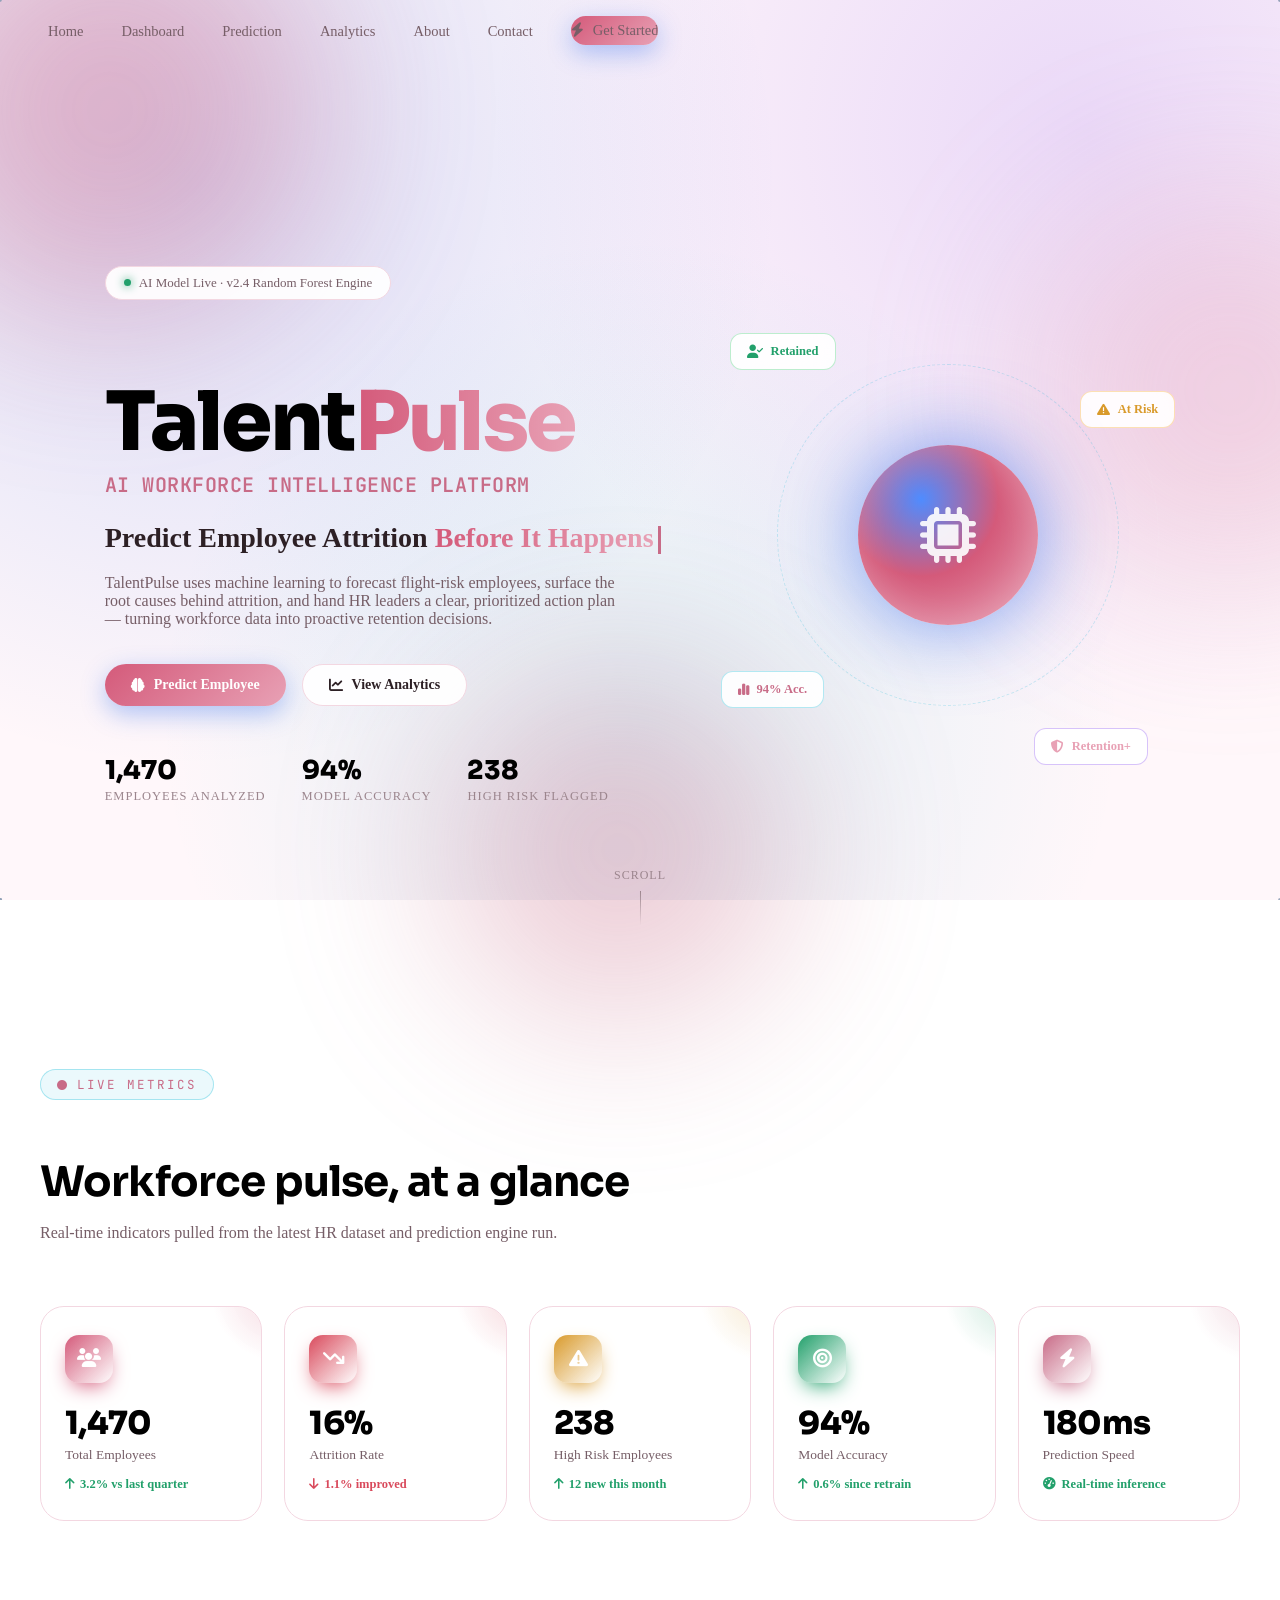
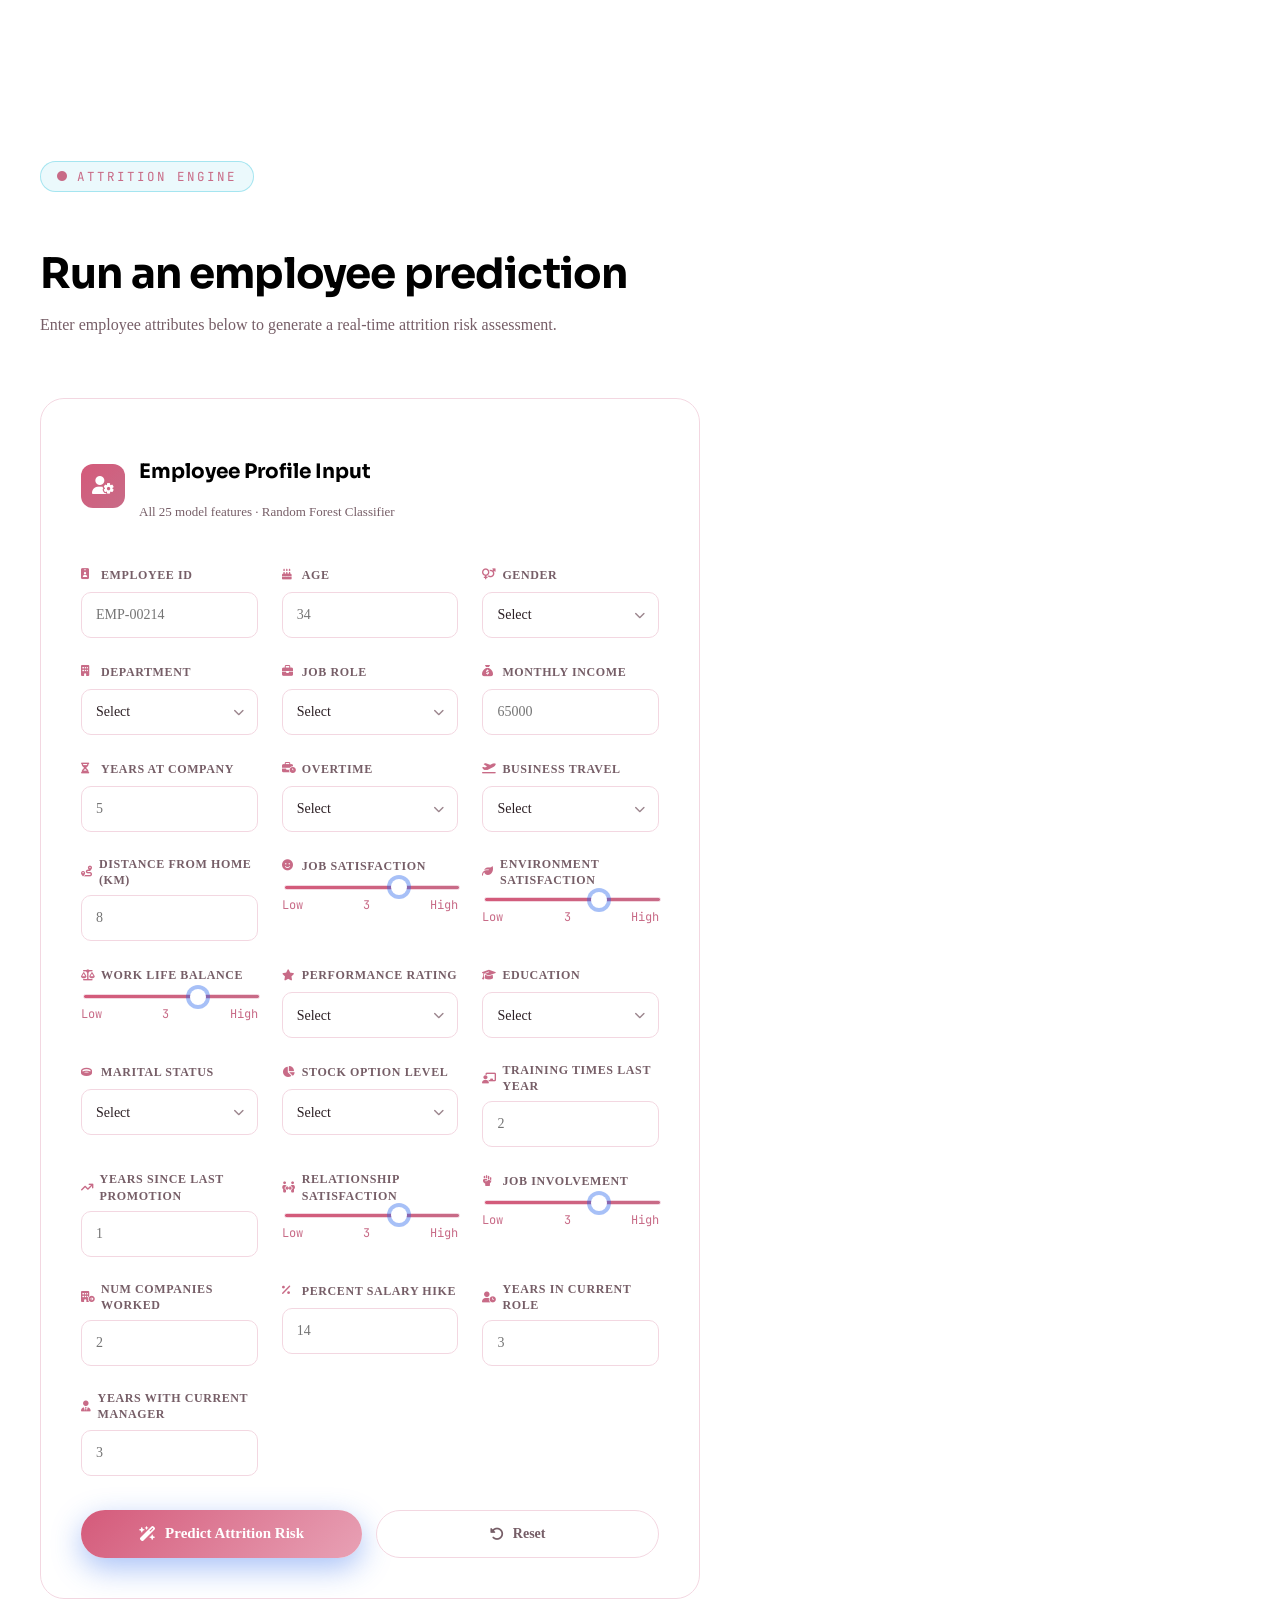
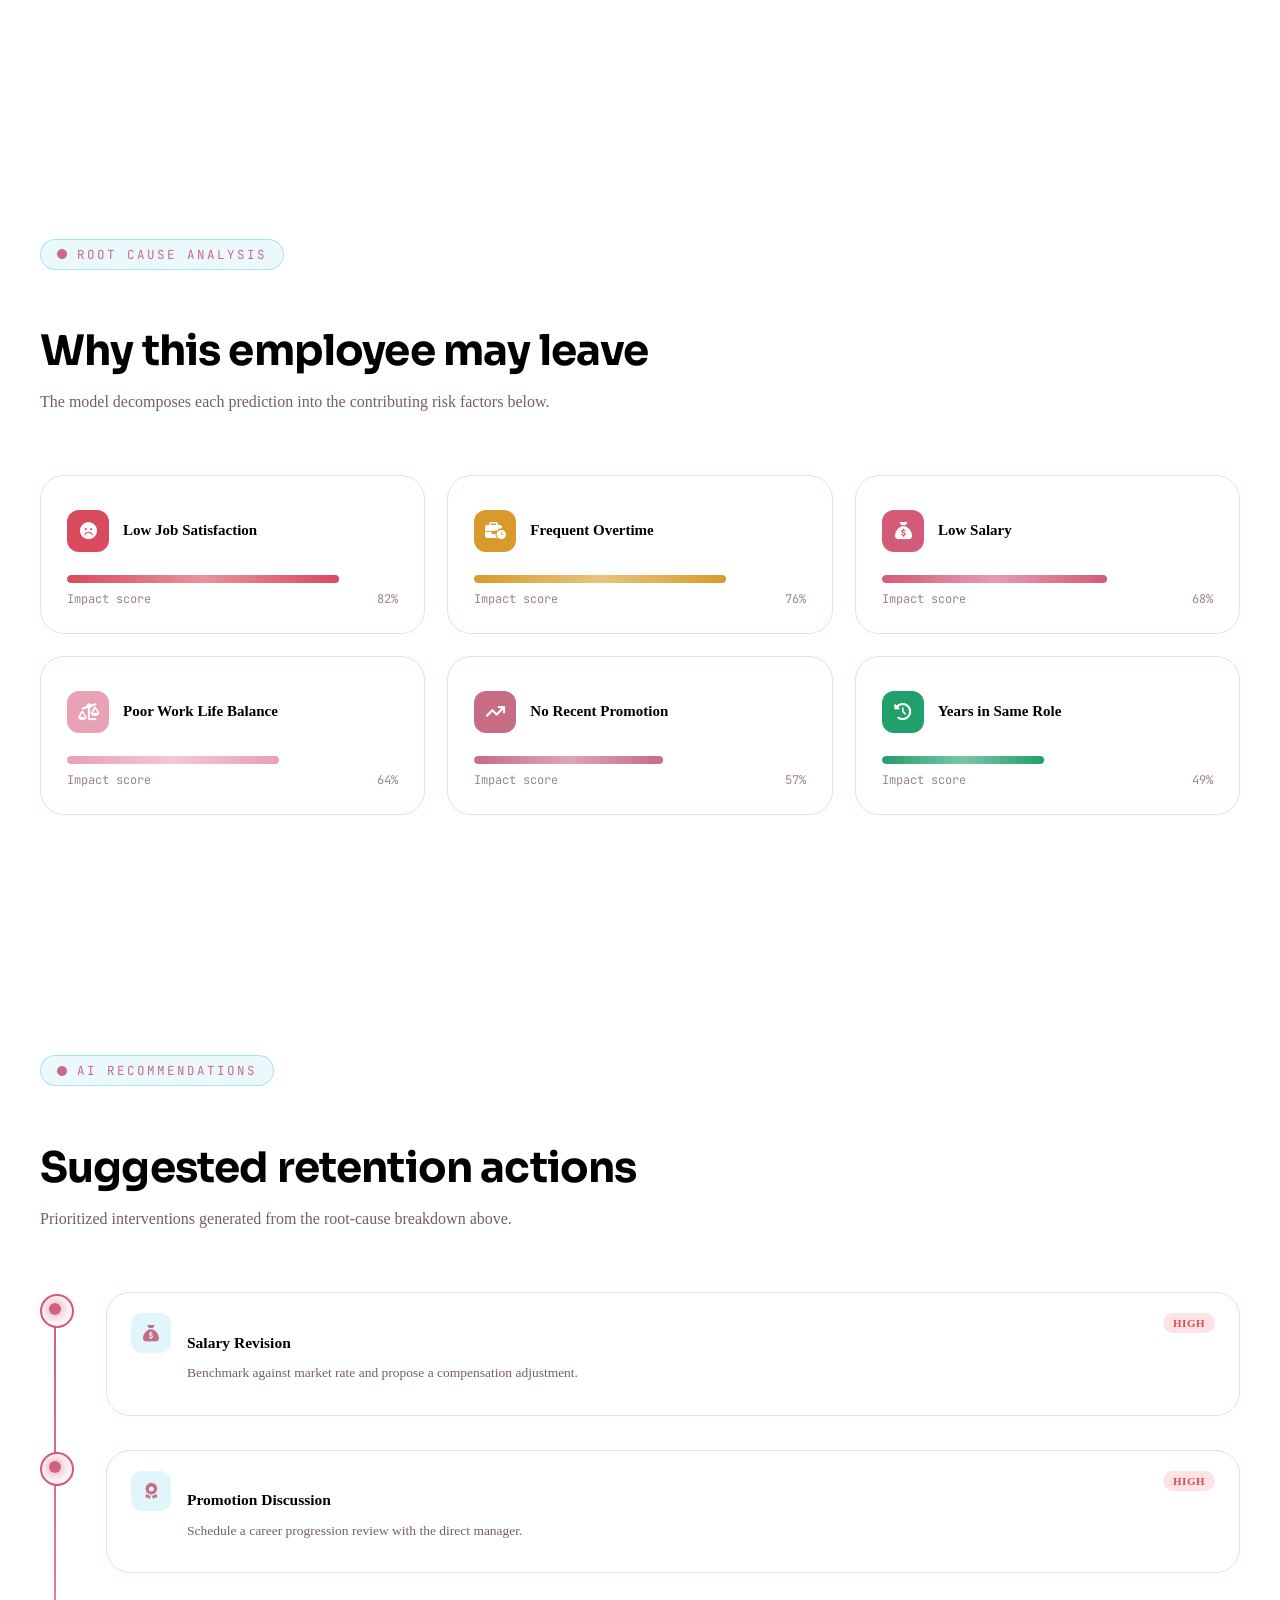
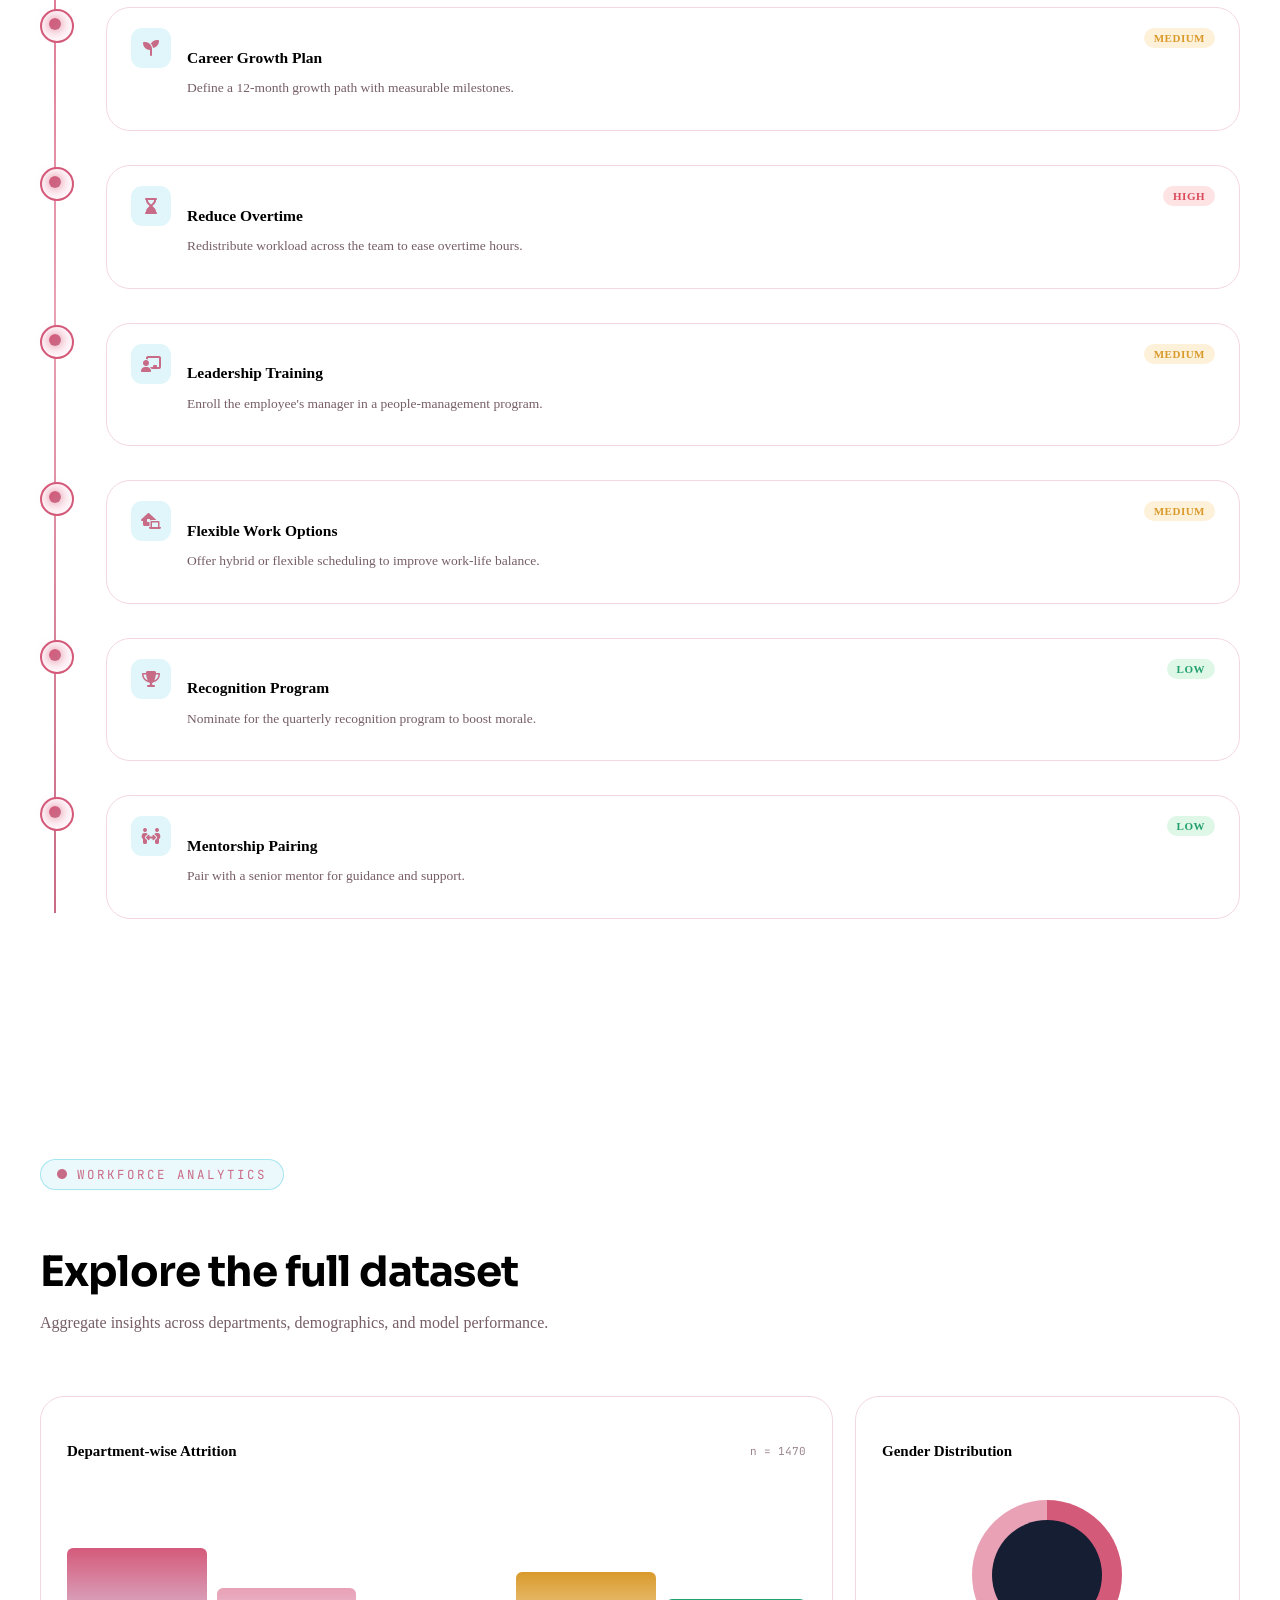
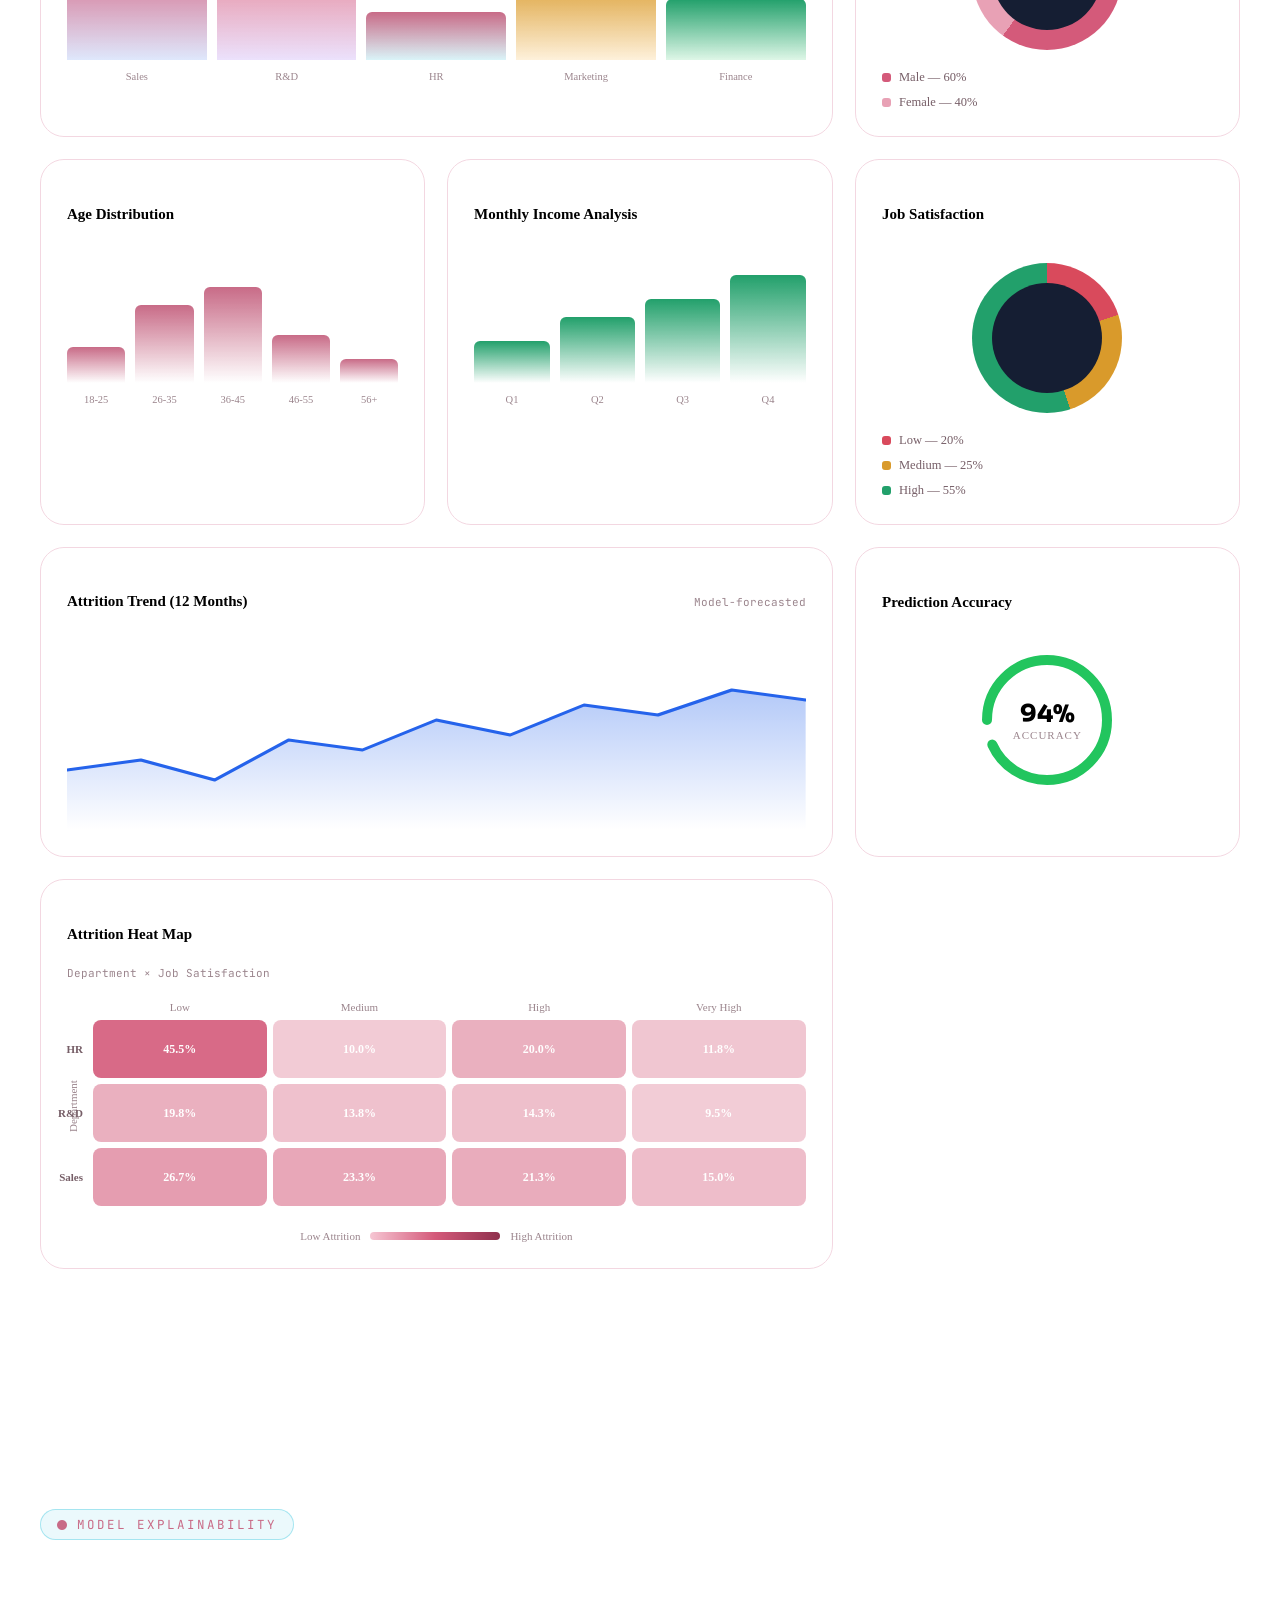
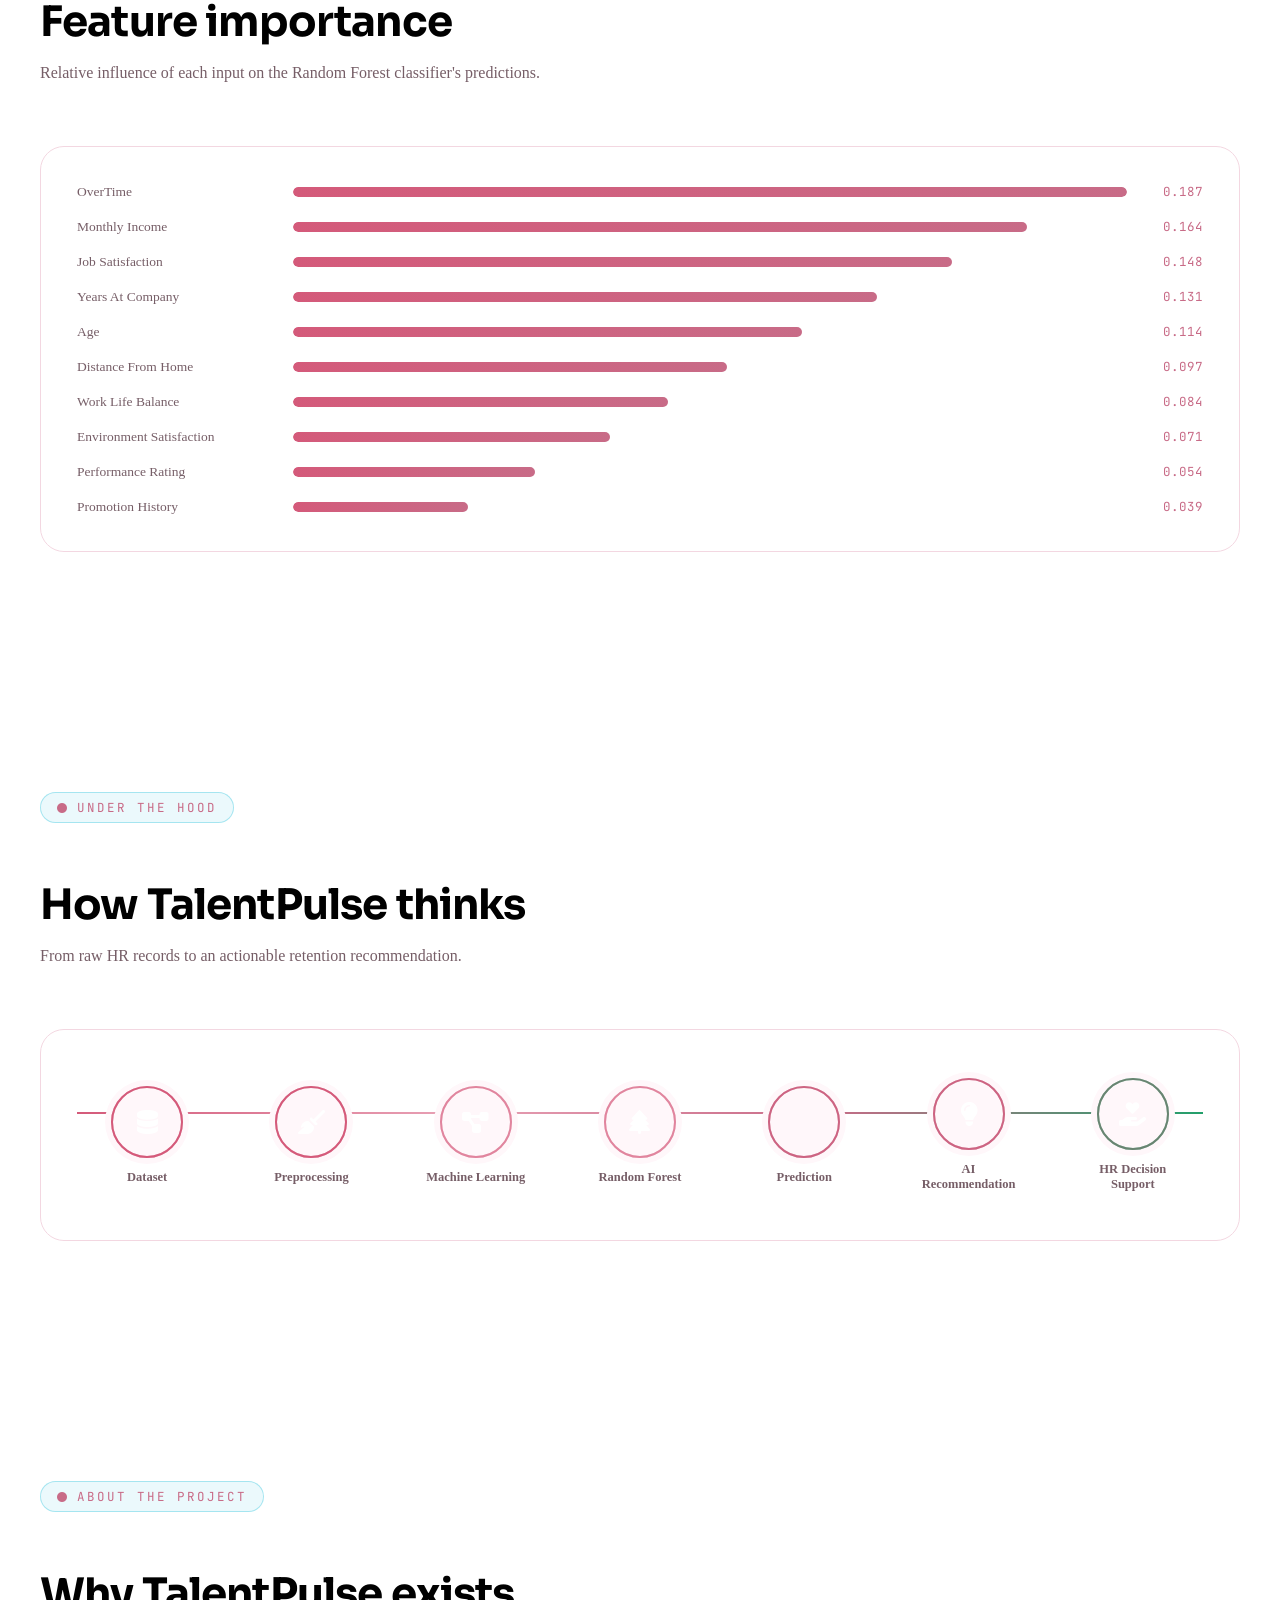
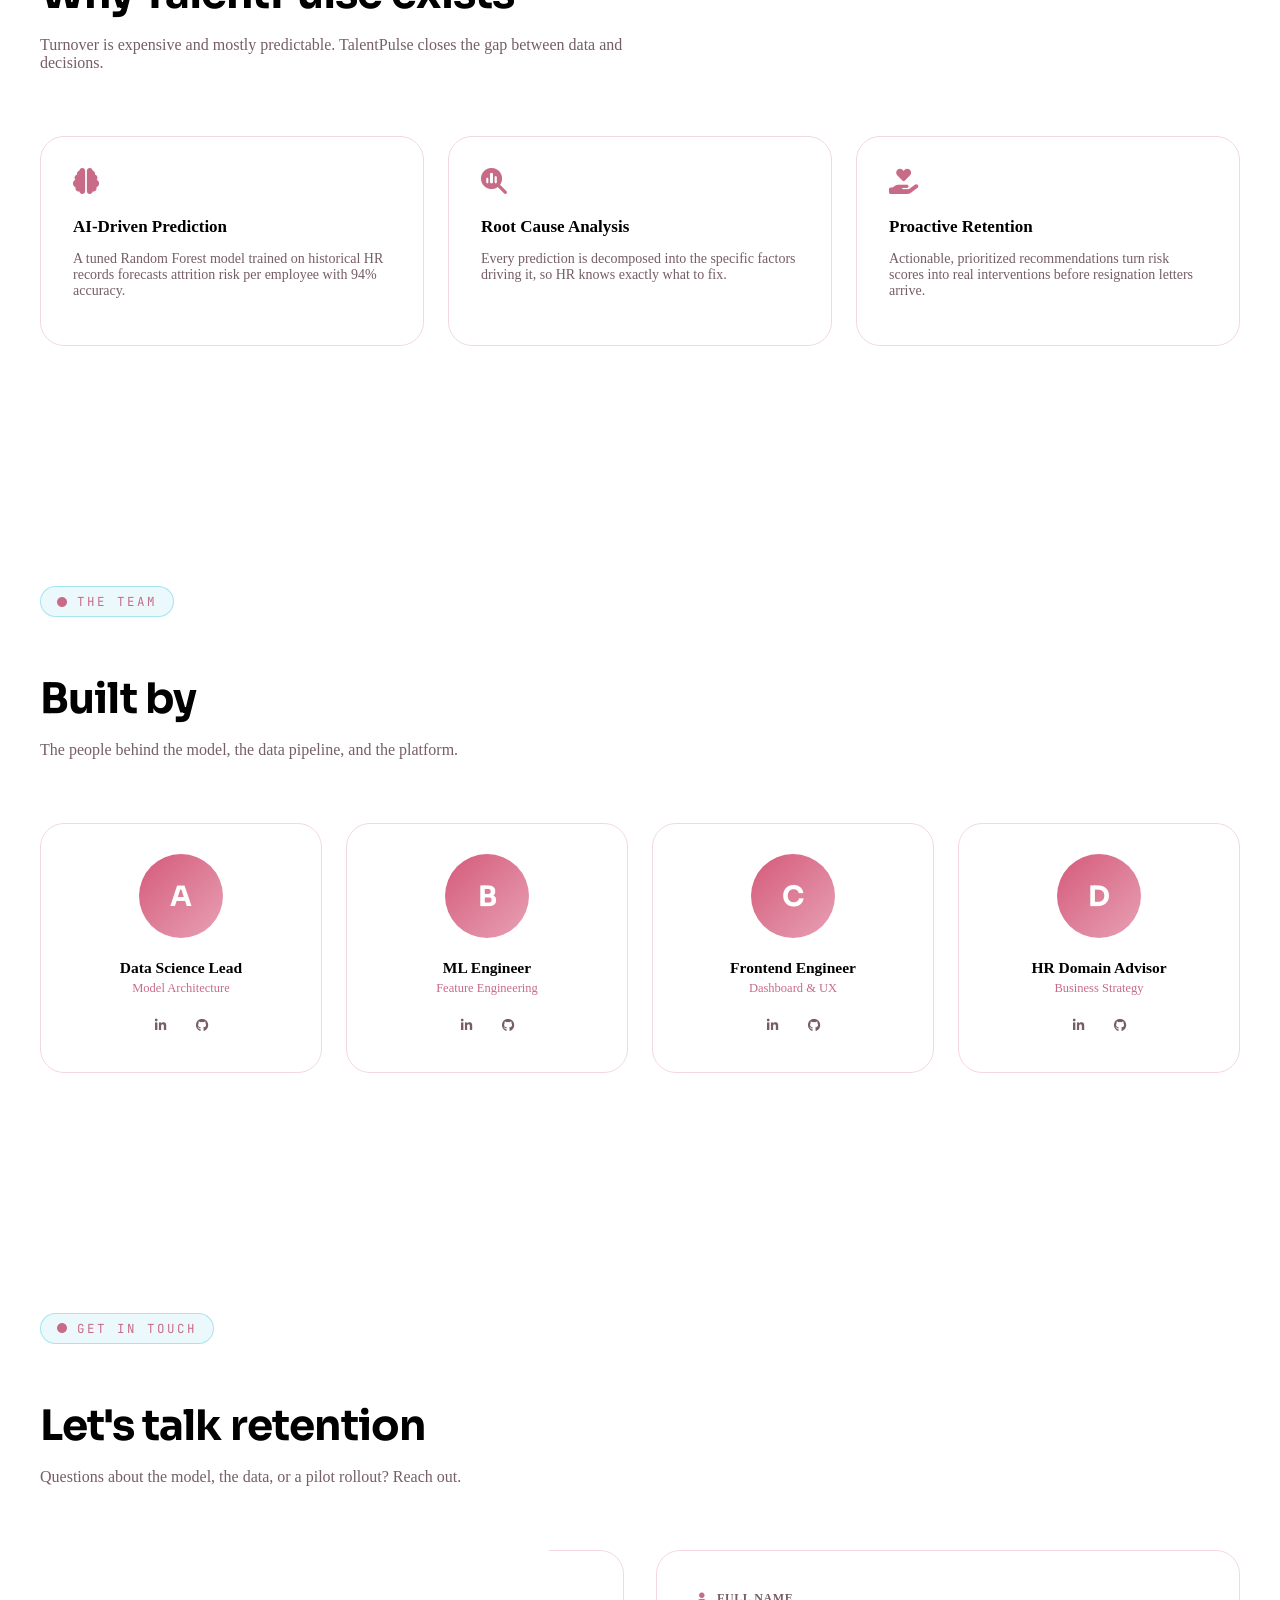
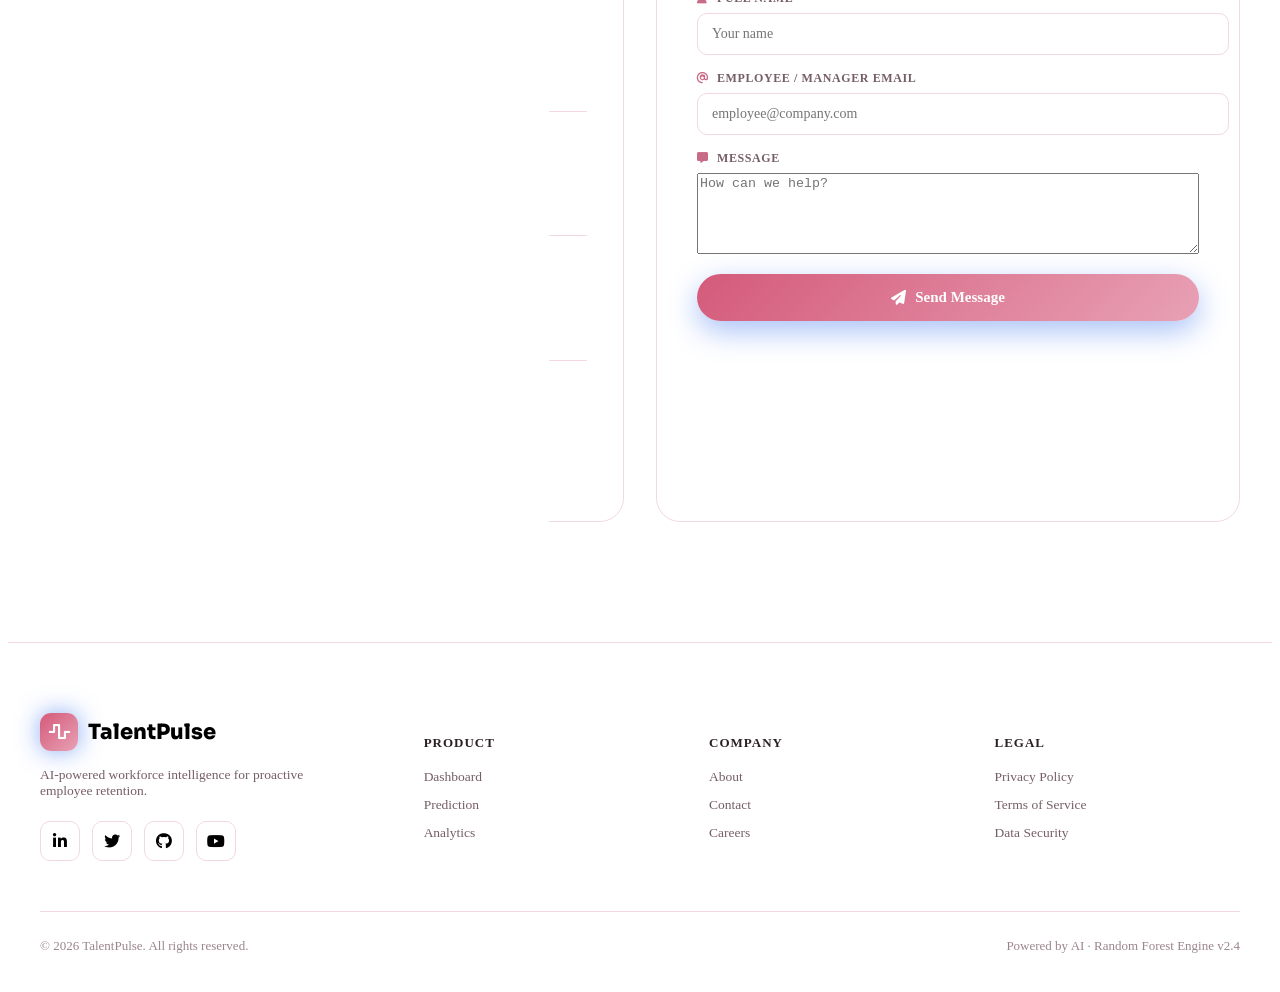
<file: index.html>
<!DOCTYPE html>
<html lang="en">
<head>
<meta charset="UTF-8">
<meta name="viewport" content="width=device-width, initial-scale=1.0">
<title>TalentPulse | AI Workforce Intelligence Platform</title>

<!-- Google Fonts -->
<link rel="preconnect" href="https://fonts.googleapis.com">
<link href="https://fonts.googleapis.com/css2?family=Sora:wght@400;500;600;700;800&family=Inter:wght@300;400;500;600;700&family=JetBrains+Mono:wght@400;500;600&display=swap" rel="stylesheet">

<!-- Font Awesome -->
<link rel="stylesheet" href="https://cdnjs.cloudflare.com/ajax/libs/font-awesome/6.5.1/css/all.min.css">

<style>
/* ============================================================
   ROOT VARIABLES / DESIGN TOKENS
============================================================ */
:root{
  --primary:#D45A7A;
  --secondary:#E8A1B5;
  --accent:#C86B87;

  --success:#22A06B;
  --danger:#D94A5C;
  --warning:#D99A2B;

  --bg-dark:#FFF7FA;
  --bg-darker:#FCEEF3;

  --glass:rgba(255,255,255,0.92);
  --glass-strong:#FFFFFF;
  --glass-border:#F3D7E1;

  --text-primary:#2D2025;
  --text-secondary:#765E67;
  --text-muted:#9B858D;

  --radius-lg:24px;
  --radius-md:16px;
  --radius-sm:10px;

  --shadow-glow-primary:0 10px 30px rgba(212,90,122,0.15);
  --shadow-glow-secondary:0 10px 30px rgba(232,161,181,0.15);
  --shadow-glow-accent:0 10px 30px rgba(200,107,135,0.15);

  --font-display:'Sora', sans-serif;
  --font-body:'Inter', sans-serif;
  --font-mono:'JetBrains Mono', monospace;

  --ease:cubic-bezier(.16,.84,.44,1);
}

/* Scrollbar */
::-webkit-scrollbar{width:10px;}
::-webkit-scrollbar-track{background:var(--bg-darker);}
::-webkit-scrollbar-thumb{background:linear-gradient(var(--primary),var(--secondary));border-radius:10px;}

a{text-decoration:none;color:inherit;}
ul{list-style:none;}
button{font-family:inherit;cursor:pointer;border:none;outline:none;}
input,select{font-family:inherit;outline:none;}

.container{max-width:1360px;margin:0 auto;padding:0 32px;}
.section-pad{padding:120px 0;position:relative;}

/* ============================================================
   GLOBAL BACKGROUND LAYERS (gradient mesh + particles)
============================================================ */
.bg-fixed{
  position:fixed;inset:0;z-index:0;
  background:
    radial-gradient(circle at 15% 20%, rgba(37,99,235,0.18), transparent 45%),
    radial-gradient(circle at 85% 15%, rgba(124,58,237,0.16), transparent 45%),
    radial-gradient(circle at 50% 80%, rgba(6,182,212,0.12), transparent 50%),
    var(--bg-dark);
  pointer-events:none;
}
.bg-fixed::before{
  content:'';
  position:absolute;inset:0;
  background-image:
    linear-gradient(rgba(255,255,255,0.025) 1px, transparent 1px),
    linear-gradient(90deg, rgba(255,255,255,0.025) 1px, transparent 1px);
  background-size:48px 48px;
  mask-image:radial-gradient(circle at 50% 30%, black, transparent 70%);
}
#particle-canvas{position:fixed;inset:0;z-index:1;pointer-events:none;}

.blob{position:absolute;border-radius:50%;filter:blur(90px);opacity:.35;z-index:0;pointer-events:none;}
.blob-1{width:420px;height:420px;background:var(--primary);top:-100px;left:-100px;animation:floatBlob 18s ease-in-out infinite;}
.blob-2{width:380px;height:380px;background:var(--secondary);top:200px;right:-140px;animation:floatBlob 22s ease-in-out infinite reverse;}
.blob-3{width:340px;height:340px;background:var(--accent);bottom:-120px;left:35%;animation:floatBlob 20s ease-in-out infinite;}

@keyframes floatBlob{
  0%,100%{transform:translate(0,0) scale(1);}
  33%{transform:translate(40px,-50px) scale(1.08);}
  66%{transform:translate(-30px,40px) scale(0.95);}
}

/* ============================================================
   UTILITY: GLASS CARD
============================================================ */
.glass{
  background:var(--glass);
  backdrop-filter:blur(20px) saturate(160%);
  -webkit-backdrop-filter:blur(20px) saturate(160%);
  border:1px solid var(--glass-border);
  border-radius:var(--radius-lg);
}
.glass-strong{background:var(--glass-strong);}

.gradient-text{
  background:linear-gradient(90deg,var(--primary),var(--secondary) 50%,var(--accent));
  -webkit-background-clip:text;background-clip:text;color:transparent;
  background-size:200% auto;
  animation:gradientShift 6s ease infinite;
}
@keyframes gradientShift{
  0%{background-position:0% 50%;}
  50%{background-position:100% 50%;}
  100%{background-position:0% 50%;}
}

.eyebrow{
  display:inline-flex;align-items:center;gap:8px;
  font-family:var(--font-mono);font-size:12.5px;letter-spacing:2px;text-transform:uppercase;
  color:var(--accent);
  padding:6px 16px;
  border:1px solid rgba(6,182,212,0.3);
  border-radius:100px;
  background:rgba(6,182,212,0.08);
  margin-bottom:20px;
}
.eyebrow i{font-size:10px;animation:pulse 2s ease-in-out infinite;}

.section-head{max-width:640px;margin-bottom:64px;}
.section-head h2{font-family:var(--font-display);font-size:clamp(28px,3.4vw,42px);font-weight:700;margin-bottom:14px;letter-spacing:-0.02em;}
.section-head p{color:var(--text-secondary);font-size:16px;}

/* Reveal on scroll */
.reveal{opacity:0;transform:translateY(36px);transition:opacity .8s var(--ease), transform .8s var(--ease);}
.reveal.visible{opacity:1;transform:translateY(0);}
.reveal-left{opacity:0;transform:translateX(-40px);transition:opacity .8s var(--ease), transform .8s var(--ease);}
.reveal-left.visible{opacity:1;transform:translateX(0);}
.reveal-right{opacity:0;transform:translateX(40px);transition:opacity .8s var(--ease), transform .8s var(--ease);}
.reveal-right.visible{opacity:1;transform:translateX(0);}

@media (prefers-reduced-motion: reduce){
  *{animation-duration:.001ms !important;animation-iteration-count:1 !important;transition-duration:.001ms !important;scroll-behavior:auto !important;}
}

/* ============================================================
   NAVBAR
============================================================ */
.navbar{
  position:sticky;top:0;z-index:100;
  padding:16px 0;
  transition:all .4s var(--ease);
}
.navbar.scrolled{
  background:rgba(15,23,42,0.75);
  backdrop-filter:blur(20px) saturate(180%);
  -webkit-backdrop-filter:blur(20px) saturate(180%);
  border-bottom:1px solid var(--glass-border);
  padding:12px 0;
}
.nav-inner{display:flex;align-items:center;justify-content:space-between;}
.logo{display:flex;align-items:center;gap:10px;font-family:var(--font-display);font-weight:800;font-size:21px;}
.logo-mark{
  width:38px;height:38px;border-radius:11px;
  background:linear-gradient(135deg,var(--primary),var(--secondary));
  display:flex;align-items:center;justify-content:center;
  box-shadow:0 0 24px rgba(37,99,235,0.55);
  animation:logoGlow 3s ease-in-out infinite;
}
@keyframes logoGlow{
  0%,100%{box-shadow:0 0 18px rgba(37,99,235,0.45);}
  50%{box-shadow:0 0 30px rgba(124,58,237,0.6);}
}
.logo-mark i{font-size:17px;color:#fff;}

.nav-links{display:flex;align-items:center;gap:38px;}
.nav-links a{
  font-size:14.5px;font-weight:500;color:var(--text-secondary);
  position:relative;padding:6px 0;transition:color .3s;
}
.nav-links a::after{
  content:'';position:absolute;left:0;bottom:0;width:0;height:2px;
  background:linear-gradient(90deg,var(--primary),var(--accent));
  transition:width .3s var(--ease);
}
.nav-links a:hover{color:var(--text-primary);}
.nav-links a:hover::after{width:100%;}

.btn{
  position:relative;overflow:hidden;
  display:inline-flex;align-items:center;gap:9px;
  padding:12px 26px;border-radius:100px;
  font-size:14px;font-weight:600;
  transition:transform .3s var(--ease), box-shadow .3s var(--ease);
}
.btn-primary{
  background:linear-gradient(135deg,var(--primary),var(--secondary));
  color:#fff;box-shadow:0 8px 24px rgba(37,99,235,0.35);
}
.btn-primary:hover{transform:translateY(-3px);box-shadow:0 14px 32px rgba(37,99,235,0.5);}
.btn-ghost{
  background:var(--glass);border:1px solid var(--glass-border);color:var(--text-primary);
}
.btn-ghost:hover{background:var(--glass-strong);transform:translateY(-3px);}
.btn-outline{
  background:transparent;border:1.5px solid rgba(6,182,212,0.5);color:var(--accent);
}
.btn-outline:hover{background:rgba(6,182,212,0.1);transform:translateY(-3px);}

.ripple{position:absolute;border-radius:50%;background:rgba(255,255,255,0.5);transform:scale(0);animation:rippleAnim .6s linear;pointer-events:none;}
@keyframes rippleAnim{to{transform:scale(4);opacity:0;}}

.nav-toggle{display:none;font-size:22px;color:var(--text-primary);background:none;}

/* ============================================================
   HERO
============================================================ */
.hero{
  min-height:92vh;display:flex;align-items:center;position:relative;
  padding-top:60px;overflow:hidden;
}
.hero-inner{
  display:grid;grid-template-columns:1.1fr .9fr;gap:60px;align-items:center;
  position:relative;z-index:2;
}
.hero-badge{
  display:inline-flex;align-items:center;gap:8px;
  padding:8px 18px;border-radius:100px;
  background:var(--glass);border:1px solid var(--glass-border);
  font-size:13px;color:var(--text-secondary);margin-bottom:26px;
}
.hero-badge .dot{width:7px;height:7px;border-radius:50%;background:var(--success);box-shadow:0 0 10px var(--success);animation:pulse 1.8s infinite;}

.hero h1{
  font-family:var(--font-display);
  font-size:clamp(48px,6.4vw,84px);
  font-weight:800;line-height:1.02;letter-spacing:-0.03em;margin-bottom:8px;
}
.hero .subtitle{
  font-size:clamp(16px,1.6vw,20px);color:var(--accent);font-weight:600;
  margin-bottom:22px;font-family:var(--font-mono);letter-spacing:.5px;
}
.typed-cursor{display:inline-block;width:3px;height:1em;background:var(--accent);vertical-align:middle;margin-left:4px;animation:blink 1s step-end infinite;}
@keyframes blink{50%{opacity:0;}}

.hero-headline{font-size:clamp(20px,2.2vw,28px);font-weight:600;margin-bottom:20px;color:var(--text-primary);max-width:560px;}
.hero p.desc{color:var(--text-secondary);font-size:16px;max-width:520px;margin-bottom:36px;}
.hero-ctas{display:flex;gap:16px;flex-wrap:wrap;margin-bottom:48px;}

.hero-mini-stats{display:flex;gap:36px;flex-wrap:wrap;}
.hero-mini-stats div{display:flex;flex-direction:column;}
.hero-mini-stats .num{font-family:var(--font-display);font-size:26px;font-weight:800;}
.hero-mini-stats .lbl{font-size:12.5px;color:var(--text-muted);text-transform:uppercase;letter-spacing:1px;margin-top:2px;}

/* Hero visual: floating AI radar/orb */
.hero-visual{position:relative;height:480px;display:flex;align-items:center;justify-content:center;}
.orb-ring{
  position:absolute;border-radius:50%;border:1px solid rgba(255,255,255,0.08);
}
.orb-ring.r1{width:420px;height:420px;animation:spinSlow 30s linear infinite;}
.orb-ring.r2{width:340px;height:340px;border-style:dashed;border-color:rgba(6,182,212,0.2);animation:spinSlow 22s linear infinite reverse;}
.orb-ring.r3{width:260px;height:260px;animation:spinSlow 16s linear infinite;}
@keyframes spinSlow{to{transform:rotate(360deg);}}

.orb-core{
  width:180px;height:180px;border-radius:50%;
  background:radial-gradient(circle at 35% 30%, #4f8cff, var(--primary) 45%, var(--secondary) 100%);
  box-shadow:0 0 80px rgba(37,99,235,0.6), inset 0 0 40px rgba(255,255,255,0.2);
  display:flex;align-items:center;justify-content:center;
  animation:pulseOrb 4s ease-in-out infinite;
  z-index:3;
}
@keyframes pulseOrb{0%,100%{transform:scale(1);}50%{transform:scale(1.06);}}
.orb-core i{font-size:56px;color:#fff;opacity:.9;}

.orb-node{
  position:absolute;padding:10px 16px;border-radius:12px;
  font-size:12.5px;font-weight:600;display:flex;align-items:center;gap:8px;
  animation:floatNode 5s ease-in-out infinite;
}
.orb-node i{font-size:13px;}
.node-1{top:8%;left:2%;animation-delay:0s;color:var(--success);border-color:rgba(34,197,94,0.3);}
.node-2{top:20%;right:0;animation-delay:1s;color:var(--warning);border-color:rgba(245,158,11,0.3);}
.node-3{bottom:14%;left:0;animation-delay:2s;color:var(--accent);border-color:rgba(6,182,212,0.3);}
.node-4{bottom:2%;right:6%;animation-delay:1.5s;color:var(--secondary);border-color:rgba(124,58,237,0.3);}
@keyframes floatNode{0%,100%{transform:translateY(0);}50%{transform:translateY(-14px);}}

.scroll-cue{position:absolute;bottom:24px;left:50%;transform:translateX(-50%);display:flex;flex-direction:column;align-items:center;gap:8px;color:var(--text-muted);font-size:12px;letter-spacing:1px;}
.scroll-cue .line{width:1px;height:34px;background:linear-gradient(var(--text-muted),transparent);animation:scrollLine 2s ease-in-out infinite;}
@keyframes scrollLine{0%{transform:scaleY(0);transform-origin:top;}50%{transform:scaleY(1);transform-origin:top;}100%{transform:scaleY(0);transform-origin:bottom;}}

/* ============================================================
   KPI CARDS
============================================================ */
.kpi-grid{display:grid;grid-template-columns:repeat(5,1fr);gap:22px;}
.kpi-card{
  padding:28px 24px;position:relative;overflow:hidden;
  transition:transform .4s var(--ease), box-shadow .4s var(--ease), border-color .4s;
}
.kpi-card::before{
  content:'';position:absolute;top:-40%;right:-40%;width:140px;height:140px;border-radius:50%;
  background:radial-gradient(circle, var(--glow-color,var(--primary)) 0%, transparent 70%);
  opacity:.25;transition:opacity .4s;
}
.kpi-card:hover{transform:translateY(-8px);border-color:rgba(255,255,255,0.25);}
.kpi-card:hover::before{opacity:.5;}
.kpi-icon{
  width:48px;height:48px;border-radius:14px;display:flex;align-items:center;justify-content:center;
  font-size:19px;margin-bottom:20px;color:#fff;
  background:linear-gradient(135deg,var(--glow-color,var(--primary)),rgba(255,255,255,0.1));
  box-shadow:0 8px 20px -6px var(--glow-color,var(--primary));
}
.kpi-value{font-family:var(--font-display);font-size:32px;font-weight:800;margin-bottom:4px;letter-spacing:-0.02em;}
.kpi-label{font-size:13.5px;color:var(--text-secondary);margin-bottom:14px;}
.kpi-trend{display:flex;align-items:center;gap:6px;font-size:12.5px;font-weight:600;}
.kpi-trend.up{color:var(--success);}
.kpi-trend.down{color:var(--danger);}

/* ============================================================
   PREDICTION FORM
============================================================ */
.predict-wrap{display:grid;grid-template-columns:1.3fr 1fr;gap:32px;align-items:start;}
.form-card{padding:40px;}
.form-card-head{display:flex;align-items:center;gap:14px;margin-bottom:32px;}
.form-card-head .icon-box{
  width:44px;height:44px;border-radius:12px;background:linear-gradient(135deg,var(--primary),var(--accent));
  display:flex;align-items:center;justify-content:center;font-size:18px;color:#fff;flex-shrink:0;
}
.form-card-head h3{font-family:var(--font-display);font-size:20px;font-weight:700;}
.form-card-head p{font-size:13px;color:var(--text-secondary);margin-top:2px;}

/* ================================
   EMPLOYEE PROFILE INPUT - FIXED
================================ */

.form-grid{
    display:grid;
    grid-template-columns:repeat(3, minmax(0, 1fr));
    column-gap:24px;
    row-gap:24px;
    width:100%;
    align-items:start;
}

.form-grid > .field{
    width:100%;
    min-width:0;
    max-width:100%;
    display:flex;
    flex-direction:column;
    gap:7px;
    position:relative;
}

.form-grid .input-wrap{
    width:100%;
    min-width:0;
    max-width:100%;
    position:relative;
}

.form-grid input,
.form-grid select{
    width:100%;
    min-width:0;
    max-width:100%;
    height:46px;
    padding:12px 14px;
    box-sizing:border-box;
}

.form-grid input[type="range"]{
    width:100%;
    min-width:0;
    height:5px;
    padding:0;
    box-sizing:border-box;
}

.form-grid .range-out{
    width:100%;
    display:flex;
    justify-content:space-between;
    box-sizing:border-box;
}

/* Long labels won't push/overlap neighbouring boxes */
.form-grid .field label{
    width:100%;
    min-width:0;
    line-height:1.35;
    min-height:20px;
}
.field{display:flex;flex-direction:column;gap:7px;position:relative;}
.field label{font-size:12px;font-weight:600;color:var(--text-secondary);text-transform:uppercase;letter-spacing:.6px;display:flex;align-items:center;gap:6px;}
.field label i{color:var(--accent);font-size:11px;width:14px;}
.input-wrap{position:relative;}
.field input,.field select{
  width:100%;padding:12px 14px;border-radius:10px;
  background:rgba(255,255,255,0.04);border:1px solid var(--glass-border);
  color:var(--text-primary);font-size:14px;transition:border-color .3s, background .3s, box-shadow .3s;
}
.field select{appearance:none;-webkit-appearance:none;cursor:pointer;}
.field select option{background:#1E293B;color:var(--text-primary);}
.field input:focus,.field select:focus{
  border-color:var(--primary);background:rgba(37,99,235,0.08);
  box-shadow:0 0 0 4px rgba(37,99,235,0.15);
}
.select-caret{position:absolute;right:14px;top:50%;transform:translateY(-50%);pointer-events:none;color:var(--text-muted);font-size:11px;}

.range-field .range-out{display:flex;justify-content:space-between;font-size:12px;color:var(--accent);font-family:var(--font-mono);margin-top:-2px;}
.field input[type="range"]{
  -webkit-appearance:none;height:5px;border-radius:4px;
  background:linear-gradient(90deg,var(--primary),var(--accent));
  padding:0;cursor:pointer;
}
.field input[type="range"]::-webkit-slider-thumb{
  -webkit-appearance:none;width:16px;height:16px;border-radius:50%;
  background:#fff;box-shadow:0 0 0 4px rgba(37,99,235,0.4);cursor:pointer;
}

.form-actions{display:flex;gap:14px;margin-top:34px;}
.form-actions .btn{flex:1;justify-content:center;}
.btn-predict{
  background:linear-gradient(135deg,var(--primary),var(--secondary));
  color:#fff;padding:15px;font-size:15px;box-shadow:0 10px 30px rgba(37,99,235,0.4);
}
.btn-reset{background:var(--glass);border:1px solid var(--glass-border);color:var(--text-secondary);padding:15px;}
.btn-reset:hover{color:var(--text-primary);}

/* ============================================================
   PREDICTION RESULT
============================================================ */
.result-card{padding:36px;position:sticky;top:110px;display:flex;flex-direction:column;align-items:center;text-align:center;min-height:520px;justify-content:center;}
.result-placeholder{color:var(--text-muted);}
.result-placeholder i{font-size:44px;margin-bottom:16px;opacity:.5;display:block;}
.result-placeholder p{font-size:14px;max-width:220px;margin:0 auto;}

.result-content{display:none;width:100%;animation:fadeInUp .6s var(--ease);}
.result-content.active{display:block;}
@keyframes fadeInUp{from{opacity:0;transform:translateY(20px);}to{opacity:1;transform:translateY(0);}}

.risk-ring-wrap{position:relative;width:180px;height:180px;margin:0 auto 22px;}
.risk-ring-wrap svg{transform:rotate(-90deg);}
.risk-ring-bg{fill:none;stroke:rgba(255,255,255,0.08);stroke-width:12;}
.risk-ring-fg{fill:none;stroke-width:12;stroke-linecap:round;transition:stroke-dashoffset 1.4s var(--ease), stroke 0.6s;}
.risk-ring-center{position:absolute;inset:0;display:flex;flex-direction:column;align-items:center;justify-content:center;}
.risk-ring-center .pct{font-family:var(--font-display);font-size:34px;font-weight:800;}
.risk-ring-center .lbl{font-size:11px;color:var(--text-muted);text-transform:uppercase;letter-spacing:1px;}

.risk-badge{
  display:inline-flex;align-items:center;gap:8px;padding:8px 20px;border-radius:100px;
  font-weight:700;font-size:14px;margin-bottom:18px;
}
.risk-badge .pulse-dot{width:8px;height:8px;border-radius:50%;background:currentColor;animation:pulse 1.4s infinite;}
.risk-high{background:rgba(239,68,68,0.15);color:var(--danger);}
.risk-medium{background:rgba(245,158,11,0.15);color:var(--warning);}
.risk-low{background:rgba(34,197,94,0.15);color:var(--success);}

@keyframes pulse{0%{box-shadow:0 0 0 0 currentColor;opacity:1;}70%{box-shadow:0 0 0 8px transparent;opacity:.6;}100%{opacity:1;}}

.result-meta{display:grid;grid-template-columns:1fr 1fr;gap:14px;width:100%;margin-top:22px;}
.result-meta .meta-box{background:rgba(255,255,255,0.03);border:1px solid var(--glass-border);border-radius:12px;padding:14px;}
.result-meta .meta-box .v{font-family:var(--font-display);font-weight:700;font-size:18px;}
.result-meta .meta-box .k{font-size:11px;color:var(--text-muted);text-transform:uppercase;letter-spacing:.6px;margin-top:2px;}

/* ============================================================
   ROOT CAUSE CARDS
============================================================ */
.cause-grid{display:grid;grid-template-columns:repeat(3,1fr);gap:22px;}
.cause-card{padding:26px;transition:transform .35s var(--ease), border-color .35s;}
.cause-card:hover{transform:translateY(-6px);border-color:rgba(255,255,255,0.22);}
.cause-top{display:flex;align-items:center;gap:14px;margin-bottom:16px;}
.cause-icon{width:42px;height:42px;border-radius:12px;display:flex;align-items:center;justify-content:center;font-size:17px;color:#fff;flex-shrink:0;}
.cause-top h4{font-size:15px;font-weight:600;}
.cause-bar-track{height:8px;border-radius:6px;background:rgba(255,255,255,0.06);overflow:hidden;margin-top:6px;}
.cause-bar-fill{height:100%;border-radius:6px;width:0;transition:width 1.4s var(--ease);position:relative;}
.cause-bar-fill::after{content:'';position:absolute;inset:0;background:linear-gradient(90deg,transparent,rgba(255,255,255,0.4),transparent);animation:shimmer 2s infinite;}
@keyframes shimmer{0%{transform:translateX(-100%);}100%{transform:translateX(100%);}}
.cause-pct{display:flex;justify-content:space-between;font-size:12px;color:var(--text-muted);margin-top:8px;font-family:var(--font-mono);}

/* ============================================================
   RECOMMENDATIONS TIMELINE
============================================================ */
.rec-timeline{position:relative;padding-left:40px;}
.rec-timeline::before{content:'';position:absolute;left:14px;top:6px;bottom:6px;width:2px;background:linear-gradient(var(--primary),var(--secondary),var(--accent));}
.rec-item{position:relative;padding-bottom:34px;padding-left:26px;}
.rec-item:last-child{padding-bottom:0;}
.rec-item::before{
  content:'';position:absolute;left:-40px;top:2px;width:30px;height:30px;border-radius:50%;
  background:var(--bg-dark);border:2px solid var(--primary);
}
.rec-item::after{
  content:'';position:absolute;left:-31px;top:11px;width:12px;height:12px;border-radius:50%;
  background:linear-gradient(135deg,var(--primary),var(--accent));box-shadow:0 0 12px var(--primary);
}
.rec-card{padding:20px 24px;display:flex;align-items:flex-start;gap:16px;}
.rec-card .icon-box{width:40px;height:40px;border-radius:11px;background:rgba(6,182,212,0.12);display:flex;align-items:center;justify-content:center;color:var(--accent);font-size:16px;flex-shrink:0;}
.rec-card h4{font-size:15.5px;font-weight:600;margin-bottom:4px;}
.rec-card p{font-size:13.5px;color:var(--text-secondary);}
.rec-priority{margin-left:auto;font-size:11px;font-weight:700;padding:4px 10px;border-radius:100px;text-transform:uppercase;letter-spacing:.5px;flex-shrink:0;}
.rec-priority.p-high{background:rgba(239,68,68,0.15);color:var(--danger);}
.rec-priority.p-med{background:rgba(245,158,11,0.15);color:var(--warning);}
.rec-priority.p-low{background:rgba(34,197,94,0.15);color:var(--success);}

/* ============================================================
   ANALYTICS SECTION
============================================================ */
.analytics-grid{display:grid;grid-template-columns:repeat(3,1fr);gap:22px;}
.analytics-grid .chart-card.wide{grid-column:span 2;}
.chart-card{padding:26px;}
.chart-card-head{display:flex;align-items:center;justify-content:space-between;margin-bottom:20px;}
.chart-card-head h4{font-size:15px;font-weight:600;}
.chart-card-head .tag{font-size:11px;color:var(--text-muted);font-family:var(--font-mono);}

/* Bar chart placeholder */
.bar-chart{display:flex;align-items:flex-end;gap:10px;height:160px;}
.bar-chart .bar{flex:1;border-radius:6px 6px 0 0;background:linear-gradient(180deg,var(--primary),rgba(37,99,235,0.2));position:relative;height:0;transition:height 1.2s var(--ease);}
.bar-chart .bar span{position:absolute;bottom:-22px;left:50%;transform:translateX(-50%);font-size:10.5px;color:var(--text-muted);white-space:nowrap;}

/* Donut chart placeholder (conic gradient) */
.donut{width:150px;height:150px;border-radius:50%;margin:0 auto;position:relative;
  background:conic-gradient(var(--primary) 0% 55%, var(--secondary) 55% 82%, var(--accent) 82% 100%);
  animation:donutSpin 2s var(--ease);
}
@keyframes donutSpin{from{transform:rotate(-90deg) scale(.7);opacity:0;}to{transform:rotate(0) scale(1);opacity:1;}}
.donut::before{content:'';position:absolute;inset:20px;border-radius:50%;background:#151E33;}
.donut-legend{display:flex;flex-direction:column;gap:10px;margin-top:20px;}
.donut-legend .leg{display:flex;align-items:center;gap:8px;font-size:12.5px;color:var(--text-secondary);}
.donut-legend .dot{width:9px;height:9px;border-radius:3px;}

/* Line chart placeholder using SVG */
.line-chart-wrap{width:100%;height:180px;}

/* ===========================================
   ATTRITION HEATMAP
=========================================== */

.heatmap-wrapper{
    display:flex;
    gap:14px;
    margin-top:10px;
}

.heatmap-y-label{
    writing-mode:vertical-rl;
    transform:rotate(180deg);
    font-size:11px;
    color:#9B858D;
    display:flex;
    align-items:center;
    justify-content:center;
}

.heatmap-content{
    flex:1;
}

.heatmap-x-labels{
    display:grid;
    grid-template-columns:repeat(4,1fr);
    gap:6px;
    margin-bottom:7px;
    text-align:center;
}

.heatmap-x-labels span{
    font-size:11px;
    color:#9B858D;
}

.heatmap-grid{
    display:grid;
    gap:6px;
}

.heatmap-row{
    position:relative;
    display:grid;
    grid-template-columns:repeat(4,1fr);
    gap:6px;
    margin-bottom:6px;
}

.heatmap-row-label{
    position:absolute;
    right:calc(100% + 10px);
    top:50%;
    transform:translateY(-50%);
    width:40px;
    text-align:right;
    font-size:11px;
    font-weight:600;
    color:#765E67;
}

.heatmap .cell{
    height:58px;
    border-radius:8px;
    display:flex;
    align-items:center;
    justify-content:center;
    font-size:12px;
    font-weight:600;
    color:#fff;
    transition:transform .25s ease, box-shadow .25s ease;
    cursor:pointer;
}

.heatmap .cell:hover{
    transform:scale(1.05);
    box-shadow:0 8px 20px rgba(59,31,43,.18);
}

.heatmap-legend{
    display:flex;
    align-items:center;
    justify-content:center;
    gap:10px;
    margin-top:18px;
    font-size:11px;
    color:#9B858D;
}

.legend-gradient{
    width:130px;
    height:8px;
    border-radius:20px;
    background:linear-gradient(
        90deg,
        #F6C6D3,
        #D45A7A,
        #8F304D
    );
}
/* ============================================================
   FEATURE IMPORTANCE
============================================================ */
.feature-list{display:flex;flex-direction:column;gap:18px;}
.feature-row{display:grid;grid-template-columns:200px 1fr 60px;align-items:center;gap:16px;}
.feature-row .fname{font-size:13.5px;font-weight:500;color:var(--text-secondary);}
.feature-track{height:10px;border-radius:6px;background:rgba(255,255,255,0.05);overflow:hidden;}
.feature-fill{height:100%;border-radius:6px;width:0;background:linear-gradient(90deg,var(--primary),var(--accent));transition:width 1.6s var(--ease);}
.feature-row .fval{font-family:var(--font-mono);font-size:12.5px;color:var(--accent);text-align:right;}

/* ============================================================
   AI WORKFLOW TIMELINE
============================================================ */
.workflow-track{display:flex;align-items:center;justify-content:space-between;position:relative;flex-wrap:wrap;gap:24px;}
.workflow-track::before{
  content:'';position:absolute;top:34px;left:0;right:0;height:2px;
  background:linear-gradient(90deg,var(--primary),var(--secondary),var(--accent),var(--success));
  z-index:0;
}
.wf-step{position:relative;z-index:1;display:flex;flex-direction:column;align-items:center;gap:12px;flex:1;min-width:110px;text-align:center;}
.wf-icon{
  width:68px;height:68px;border-radius:50%;display:flex;align-items:center;justify-content:center;
  font-size:24px;color:#fff;background:var(--bg-dark);border:2px solid var(--primary);
  box-shadow:0 0 0 6px var(--bg-dark);position:relative;
}
.wf-icon::after{content:'';position:absolute;inset:-2px;border-radius:50%;border:2px solid var(--primary);opacity:.4;animation:ringPulse 2.4s infinite;}
@keyframes ringPulse{0%{transform:scale(1);opacity:.5;}100%{transform:scale(1.5);opacity:0;}}
.wf-step span{font-size:12.5px;font-weight:600;color:var(--text-secondary);max-width:110px;}

/* ============================================================
   ABOUT SECTION
============================================================ */
.about-grid{display:grid;grid-template-columns:repeat(3,1fr);gap:24px;}
.about-card{padding:32px;text-align:left;}
.about-card i{font-size:26px;color:var(--accent);margin-bottom:18px;display:block;}
.about-card h4{font-size:17px;font-weight:700;margin-bottom:10px;}
.about-card p{font-size:14px;color:var(--text-secondary);}

/* ============================================================
   TEAM SECTION
============================================================ */
.team-grid{display:grid;grid-template-columns:repeat(4,1fr);gap:24px;}
.team-card{padding:30px 24px;text-align:center;}
.avatar{
  width:84px;height:84px;border-radius:50%;margin:0 auto 18px;
  background:linear-gradient(135deg,var(--primary),var(--secondary));
  display:flex;align-items:center;justify-content:center;font-size:28px;color:#fff;font-family:var(--font-display);font-weight:700;
  box-shadow:0 0 0 4px rgba(255,255,255,0.06);
}
.team-card h4{font-size:15.5px;font-weight:700;margin-bottom:4px;}
.team-card .role{font-size:12.5px;color:var(--accent);margin-bottom:14px;}
.team-social{display:flex;justify-content:center;gap:10px;}
.team-social a{width:32px;height:32px;border-radius:50%;background:rgba(255,255,255,0.05);display:flex;align-items:center;justify-content:center;font-size:13px;color:var(--text-secondary);transition:all .3s;}
.team-social a:hover{background:var(--primary);color:#fff;transform:translateY(-3px);}

/* ============================================================
   CONTACT
============================================================ */
.contact-grid{display:grid;grid-template-columns:1fr 1fr;gap:32px;}
.contact-info-card{padding:36px;}
.contact-row{display:flex;align-items:center;gap:16px;padding:16px 0;border-bottom:1px solid var(--glass-border);}
.contact-row:last-child{border-bottom:none;}
.contact-row .icon-box{width:42px;height:42px;border-radius:12px;background:rgba(37,99,235,0.12);color:var(--primary);display:flex;align-items:center;justify-content:center;font-size:16px;flex-shrink:0;}
.contact-row h5{font-size:14px;font-weight:600;}
.contact-row p{font-size:13px;color:var(--text-secondary);}

/* ============================================================
   FOOTER
============================================================ */
footer{padding:70px 0 30px;position:relative;border-top:1px solid var(--glass-border);}
.footer-grid{display:grid;grid-template-columns:1.4fr 1fr 1fr 1fr;gap:40px;margin-bottom:50px;}
.footer-brand p{color:var(--text-secondary);font-size:13.5px;margin:16px 0 22px;max-width:280px;}
.footer-col h5{font-size:13px;font-weight:700;text-transform:uppercase;letter-spacing:1px;margin-bottom:18px;color:var(--text-primary);}
.footer-col a{display:block;font-size:13.5px;color:var(--text-secondary);margin-bottom:12px;transition:color .3s;}
.footer-col a:hover{color:var(--accent);}
.social-icons{display:flex;gap:12px;}
.social-icons a{width:38px;height:38px;border-radius:10px;background:var(--glass);border:1px solid var(--glass-border);display:flex;align-items:center;justify-content:center;transition:all .3s;}
.social-icons a:hover{background:linear-gradient(135deg,var(--primary),var(--secondary));transform:translateY(-4px);}
.footer-bottom{display:flex;justify-content:space-between;align-items:center;flex-wrap:wrap;gap:14px;padding-top:26px;border-top:1px solid var(--glass-border);font-size:13px;color:var(--text-muted);}

/* Back to top */
.back-top{
  position:fixed;bottom:28px;right:28px;width:48px;height:48px;border-radius:50%;
  background:linear-gradient(135deg,var(--primary),var(--secondary));color:#fff;
  display:flex;align-items:center;justify-content:center;font-size:16px;z-index:90;
  box-shadow:0 8px 24px rgba(37,99,235,0.5);opacity:0;pointer-events:none;transition:all .4s var(--ease);
}
.back-top.show{opacity:1;pointer-events:auto;}
.back-top:hover{transform:translateY(-4px);}

/* Toast */
.toast{
  position:fixed;top:100px;right:28px;z-index:200;
  background:rgba(15,23,42,0.95);backdrop-filter:blur(12px);
  border:1px solid var(--glass-border);border-left:4px solid var(--success);
  padding:16px 22px;border-radius:12px;display:flex;align-items:center;gap:12px;
  transform:translateX(140%);transition:transform .5s var(--ease);font-size:14px;
}
.toast.show{transform:translateX(0);}
.toast i{color:var(--success);font-size:18px;}

/* ============================================================
   RESPONSIVE
============================================================ */
@media (max-width:1100px){
  .kpi-grid{grid-template-columns:repeat(3,1fr);}
  .form-grid{grid-template-columns:repeat(2,1fr);}
  .predict-wrap{grid-template-columns:1fr;}
  .result-card{position:relative;top:0;}
  .about-grid,.team-grid{grid-template-columns:repeat(2,1fr);}
  .analytics-grid{grid-template-columns:repeat(2,1fr);}
  .analytics-grid .chart-card.wide{grid-column:span 2;}
  .footer-grid{grid-template-columns:1fr 1fr;}
  .hero-inner{grid-template-columns:1fr;}
  .hero-visual{height:340px;order:-1;}
}
@media (max-width:768px){
  .nav-links{position:fixed;top:70px;left:0;right:0;background:rgba(15,23,42,0.98);backdrop-filter:blur(20px);flex-direction:column;padding:30px;gap:22px;transform:translateY(-130%);transition:transform .4s var(--ease);border-bottom:1px solid var(--glass-border);}
  .nav-links.open{transform:translateY(0);}
  .nav-toggle{display:block;}
  .kpi-grid{grid-template-columns:repeat(2,1fr);}
  .form-grid{grid-template-columns:1fr;}
  .cause-grid{grid-template-columns:1fr;}
  .about-grid,.team-grid,.analytics-grid{grid-template-columns:1fr;}
  .analytics-grid .chart-card.wide{grid-column:span 1;}
  .footer-grid{grid-template-columns:1fr;}
  .contact-grid{grid-template-columns:1fr;}
  .feature-row{grid-template-columns:100px 1fr 44px;}
  .section-pad{padding:80px 0;}
  .hero-ctas{flex-direction:column;width:100%;}
  .hero-mini-stats{gap:24px;}
}
</style>
</head>
<body>

<!-- Fixed background layers -->
<div class="bg-fixed"></div>
<canvas id="particle-canvas"></canvas>
<div class="blob blob-1"></div>
<div class="blob blob-2"></div>
<div class="blob blob-3"></div>

<!-- ============================================================
     NAVBAR
============================================================ -->

        <ul class="nav-links" id="navLinks">
            <li><a href="#home">Home</a></li>
            <li><a href="#dashboard">Dashboard</a></li>
            <li><a href="#prediction">Prediction</a></li>
            <li><a href="#analytics">Analytics</a></li>
            <li><a href="#about">About</a></li>
            <li><a href="#contact">Contact</a></li>

            <li>
                <a href="#prediction" class="btn btn-primary">
                    <i class="fa-solid fa-bolt"></i>
                    Get Started
                </a>
            </li>
        </ul>

        <button class="nav-toggle" id="navToggle">
            <i class="fa-solid fa-bars"></i>
        </button>

    </div>
</nav>

<!-- ============================================================
     HERO SECTION
============================================================ -->
<header class="hero" id="home">
  <div class="container hero-inner">
    <div class="hero-copy">
      <div class="hero-badge reveal"><span class="dot"></span> AI Model Live &middot; v2.4 Random Forest Engine</div>
      <h1 class="reveal">Talent<span class="gradient-text">Pulse</span></h1>
      <div class="subtitle reveal">AI WORKFORCE INTELLIGENCE PLATFORM</div>
      <h2 class="hero-headline reveal">Predict Employee Attrition <span class="gradient-text">Before It Happens</span><span class="typed-cursor"></span></h2>
      <p class="desc reveal">TalentPulse uses machine learning to forecast flight-risk employees, surface the root causes behind attrition, and hand HR leaders a clear, prioritized action plan &mdash; turning workforce data into proactive retention decisions.</p>
      <div class="hero-ctas reveal">
        <a href="#prediction" class="btn btn-primary"><i class="fa-solid fa-brain"></i> Predict Employee</a>
        <a href="#analytics" class="btn btn-ghost"><i class="fa-solid fa-chart-line"></i> View Analytics</a>
      </div>
      <div class="hero-mini-stats reveal">
        <div><span class="num" data-count="1470">0</span><span class="lbl">Employees Analyzed</span></div>
        <div><span class="num" data-count="94" data-suffix="%">0</span><span class="lbl">Model Accuracy</span></div>
        <div><span class="num" data-count="238">0</span><span class="lbl">High Risk Flagged</span></div>
      </div>
    </div>
    <div class="hero-visual reveal-right">
      <div class="orb-ring r1"></div>
      <div class="orb-ring r2"></div>
      <div class="orb-ring r3"></div>
      <div class="orb-core"><i class="fa-solid fa-microchip"></i></div>
      <div class="orb-node node-1 glass"><i class="fa-solid fa-user-check"></i> Retained</div>
      <div class="orb-node node-2 glass"><i class="fa-solid fa-triangle-exclamation"></i> At Risk</div>
      <div class="orb-node node-3 glass"><i class="fa-solid fa-chart-simple"></i> 94% Acc.</div>
      <div class="orb-node node-4 glass"><i class="fa-solid fa-shield-halved"></i> Retention+</div>
    </div>
  </div>
  <div class="scroll-cue"><span>SCROLL</span><div class="line"></div></div>
</header>

<!-- ============================================================
     KPI SECTION
============================================================ -->
<section class="section-pad" id="dashboard">
  <div class="container">
    <div class="section-head reveal">
      <div class="eyebrow"><i class="fa-solid fa-circle"></i> LIVE METRICS</div>
      <h2>Workforce pulse, at a glance</h2>
      <p>Real-time indicators pulled from the latest HR dataset and prediction engine run.</p>
    </div>
    <div class="kpi-grid">
      <div class="kpi-card glass reveal" style="--glow-color:var(--primary)">
        <div class="kpi-icon"><i class="fa-solid fa-users"></i></div>
        <div class="kpi-value"><span data-count="1470">0</span></div>
        <div class="kpi-label">Total Employees</div>
        <div class="kpi-trend up"><i class="fa-solid fa-arrow-up"></i> 3.2% vs last quarter</div>
      </div>
      <div class="kpi-card glass reveal" style="--glow-color:var(--danger)">
        <div class="kpi-icon"><i class="fa-solid fa-arrow-trend-down"></i></div>
        <div class="kpi-value"><span data-count="16" data-suffix="%">0</span></div>
        <div class="kpi-label">Attrition Rate</div>
        <div class="kpi-trend down"><i class="fa-solid fa-arrow-down"></i> 1.1% improved</div>
      </div>
      <div class="kpi-card glass reveal" style="--glow-color:var(--warning)">
        <div class="kpi-icon"><i class="fa-solid fa-triangle-exclamation"></i></div>
        <div class="kpi-value"><span data-count="238">0</span></div>
        <div class="kpi-label">High Risk Employees</div>
        <div class="kpi-trend up"><i class="fa-solid fa-arrow-up"></i> 12 new this month</div>
      </div>
      <div class="kpi-card glass reveal" style="--glow-color:var(--success)">
        <div class="kpi-icon"><i class="fa-solid fa-bullseye"></i></div>
        <div class="kpi-value"><span data-count="94" data-suffix="%">0</span></div>
        <div class="kpi-label">Model Accuracy</div>
        <div class="kpi-trend up"><i class="fa-solid fa-arrow-up"></i> 0.6% since retrain</div>
      </div>
      <div class="kpi-card glass reveal" style="--glow-color:var(--accent)">
        <div class="kpi-icon"><i class="fa-solid fa-bolt"></i></div>
        <div class="kpi-value"><span data-count="180" data-suffix="ms">0</span></div>
        <div class="kpi-label">Prediction Speed</div>
        <div class="kpi-trend up"><i class="fa-solid fa-gauge-high"></i> Real-time inference</div>
      </div>
    </div>
  </div>
</section>

<!-- ============================================================
     PREDICTION FORM + RESULT
============================================================ -->
<section class="section-pad" id="prediction">
  <div class="container">
    <div class="section-head reveal">
      <div class="eyebrow"><i class="fa-solid fa-circle"></i> ATTRITION ENGINE</div>
      <h2>Run an employee prediction</h2>
      <p>Enter employee attributes below to generate a real-time attrition risk assessment.</p>
    </div>

    <div class="predict-wrap">
      <!-- FORM -->
      <div class="form-card glass reveal-left">
        <div class="form-card-head">
          <div class="icon-box"><i class="fa-solid fa-user-gear"></i></div>
          <div>
            <h3>Employee Profile Input</h3>
            <p>All 25 model features · Random Forest Classifier</p>
          </div>
        </div>

        <form id="predictForm">
          <div class="form-grid">
            <div class="field"><label><i class="fa-solid fa-id-badge"></i>Employee ID</label><input type="text" placeholder="EMP-00214" required></div>
            <div class="field"><label><i class="fa-solid fa-cake-candles"></i>Age</label><input type="number" placeholder="34" min="18" max="65" required></div>
            <div class="field"><label><i class="fa-solid fa-venus-mars"></i>Gender</label>
              <div class="input-wrap"><select required><option value="">Select</option><option>Male</option><option>Female</option><option>Other</option></select><i class="fa-solid fa-chevron-down select-caret"></i></div>
            </div>
            <div class="field"><label><i class="fa-solid fa-building"></i>Department</label>
              <div class="input-wrap"><select required><option value="">Select</option><option>Sales</option><option>Research & Development</option><option>Human Resources</option></select><i class="fa-solid fa-chevron-down select-caret"></i></div>
            </div>
            <div class="field"><label><i class="fa-solid fa-briefcase"></i>Job Role</label>
              <div class="input-wrap"><select required><option value="">Select</option><option>Manager</option><option>Sales Executive</option><option>Research Scientist</option><option>Lab Technician</option><option>HR Executive</option></select><i class="fa-solid fa-chevron-down select-caret"></i></div>
            </div>
            <div class="field"><label><i class="fa-solid fa-sack-dollar"></i>Monthly Income</label><input type="number" placeholder="65000" required></div>
            <div class="field"><label><i class="fa-solid fa-hourglass-half"></i>Years At Company</label><input type="number" placeholder="5" min="0" required></div>
            <div class="field"><label><i class="fa-solid fa-business-time"></i>OverTime</label>
              <div class="input-wrap"><select required><option value="">Select</option><option>Yes</option><option>No</option></select><i class="fa-solid fa-chevron-down select-caret"></i></div>
            </div>
            <div class="field"><label><i class="fa-solid fa-plane-departure"></i>Business Travel</label>
              <div class="input-wrap"><select required><option value="">Select</option><option>Travel_Rarely</option><option>Travel_Frequently</option><option>Non-Travel</option></select><i class="fa-solid fa-chevron-down select-caret"></i></div>
            </div>
            <div class="field"><label><i class="fa-solid fa-route"></i>Distance From Home (km)</label><input type="number" placeholder="8" required></div>

            <div class="field range-field"><label><i class="fa-solid fa-face-smile"></i>Job Satisfaction</label>
              <input type="range" min="1" max="4" value="3" oninput="this.nextElementSibling.querySelector('.v').textContent=this.value">
              <div class="range-out"><span>Low</span><span class="v">3</span><span>High</span></div>
            </div>
            <div class="field range-field"><label><i class="fa-solid fa-leaf"></i>Environment Satisfaction</label>
              <input type="range" min="1" max="4" value="3" oninput="this.nextElementSibling.querySelector('.v').textContent=this.value">
              <div class="range-out"><span>Low</span><span class="v">3</span><span>High</span></div>
            </div>
            <div class="field range-field"><label><i class="fa-solid fa-scale-balanced"></i>Work Life Balance</label>
              <input type="range" min="1" max="4" value="3" oninput="this.nextElementSibling.querySelector('.v').textContent=this.value">
              <div class="range-out"><span>Low</span><span class="v">3</span><span>High</span></div>
            </div>

            <div class="field"><label><i class="fa-solid fa-star"></i>Performance Rating</label>
              <div class="input-wrap"><select><option value="">Select</option><option>1</option><option>2</option><option>3</option><option>4</option></select><i class="fa-solid fa-chevron-down select-caret"></i></div>
            </div>
            <div class="field"><label><i class="fa-solid fa-graduation-cap"></i>Education</label>
              <div class="input-wrap"><select><option value="">Select</option><option>Below College</option><option>College</option><option>Bachelor</option><option>Master</option><option>Doctor</option></select><i class="fa-solid fa-chevron-down select-caret"></i></div>
            </div>
            <div class="field"><label><i class="fa-solid fa-ring"></i>Marital Status</label>
              <div class="input-wrap"><select><option value="">Select</option><option>Single</option><option>Married</option><option>Divorced</option></select><i class="fa-solid fa-chevron-down select-caret"></i></div>
            </div>
            <div class="field"><label><i class="fa-solid fa-chart-pie"></i>Stock Option Level</label>
              <div class="input-wrap"><select><option value="">Select</option><option>0</option><option>1</option><option>2</option><option>3</option></select><i class="fa-solid fa-chevron-down select-caret"></i></div>
            </div>
            <div class="field"><label><i class="fa-solid fa-chalkboard-user"></i>Training Times Last Year</label><input type="number" placeholder="2"></div>
            <div class="field"><label><i class="fa-solid fa-arrow-trend-up"></i>Years Since Last Promotion</label><input type="number" placeholder="1"></div>
            <div class="field range-field"><label><i class="fa-solid fa-people-arrows"></i>Relationship Satisfaction</label>
              <input type="range" min="1" max="4" value="3" oninput="this.nextElementSibling.querySelector('.v').textContent=this.value">
              <div class="range-out"><span>Low</span><span class="v">3</span><span>High</span></div>
            </div>
            <div class="field range-field"><label><i class="fa-solid fa-hand-fist"></i>Job Involvement</label>
              <input type="range" min="1" max="4" value="3" oninput="this.nextElementSibling.querySelector('.v').textContent=this.value">
              <div class="range-out"><span>Low</span><span class="v">3</span><span>High</span></div>
            </div>
            <div class="field"><label><i class="fa-solid fa-building-circle-arrow-right"></i>Num Companies Worked</label><input type="number" placeholder="2"></div>
            <div class="field"><label><i class="fa-solid fa-percent"></i>Percent Salary Hike</label><input type="number" placeholder="14"></div>
            <div class="field"><label><i class="fa-solid fa-user-clock"></i>Years In Current Role</label><input type="number" placeholder="3"></div>
            <div class="field"><label><i class="fa-solid fa-user-tie"></i>Years With Current Manager</label><input type="number" placeholder="3"></div>
          </div>

          <div class="form-actions">
            <button type="submit" class="btn btn-predict"><i class="fa-solid fa-wand-magic-sparkles"></i> Predict Attrition Risk</button>
            <button type="reset" class="btn btn-reset" id="resetBtn"><i class="fa-solid fa-rotate-left"></i> Reset</button>
          </div>
        </form>
      </div>

      <!-- RESULT -->
      <div class="result-card glass reveal-right" id="resultCard">
        <div class="result-placeholder" id="resultPlaceholder">
          <i class="fa-solid fa-radar"></i>
          <p>Fill in the employee profile and click Predict to generate an AI risk assessment.</p>
        </div>

        <div class="result-content" id="resultContent">
          <div class="risk-badge risk-high" id="riskBadge"><span class="pulse-dot"></span> <span id="riskLabel">High Risk</span></div>
          <div class="risk-ring-wrap">
            <svg width="180" height="180" viewBox="0 0 180 180">
              <circle class="risk-ring-bg" cx="90" cy="90" r="78"></circle>
              <circle class="risk-ring-fg" id="riskRing" cx="90" cy="90" r="78" stroke="#EF4444" stroke-dasharray="490" stroke-dashoffset="490"></circle>
            </svg>
            <div class="risk-ring-center">
              <div class="pct" id="riskPct">0%</div>
              <div class="lbl">Risk Score</div>
            </div>
          </div>
          <p style="font-size:13.5px;color:var(--text-secondary);">Employee Status: <strong style="color:var(--text-primary)" id="empStatus">Active — Flight Risk Detected</strong></p>
          <div class="result-meta">
            <div class="meta-box"><div class="v" id="confScore">91%</div><div class="k">Confidence</div></div>
            <div class="meta-box"><div class="v" id="predSpeed">142ms</div><div class="k">Inference Time</div></div>
          </div>
        </div>
      </div>
    </div>
  </div>
</section>

<!-- ============================================================
     ROOT CAUSE ANALYSIS
============================================================ -->
<section class="section-pad">
  <div class="container">
    <div class="section-head reveal">
      <div class="eyebrow"><i class="fa-solid fa-circle"></i> ROOT CAUSE ANALYSIS</div>
      <h2>Why this employee may leave</h2>
      <p>The model decomposes each prediction into the contributing risk factors below.</p>
    </div>
    <div class="cause-grid">
      <div class="cause-card glass reveal">
        <div class="cause-top"><div class="cause-icon" style="background:var(--danger)"><i class="fa-solid fa-face-frown"></i></div><h4>Low Job Satisfaction</h4></div>
        <div class="cause-bar-track"><div class="cause-bar-fill" data-width="82" style="background:var(--danger)"></div></div>
        <div class="cause-pct"><span>Impact score</span><span>82%</span></div>
      </div>
      <div class="cause-card glass reveal">
        <div class="cause-top"><div class="cause-icon" style="background:var(--warning)"><i class="fa-solid fa-business-time"></i></div><h4>Frequent Overtime</h4></div>
        <div class="cause-bar-track"><div class="cause-bar-fill" data-width="76" style="background:var(--warning)"></div></div>
        <div class="cause-pct"><span>Impact score</span><span>76%</span></div>
      </div>
      <div class="cause-card glass reveal">
        <div class="cause-top"><div class="cause-icon" style="background:var(--primary)"><i class="fa-solid fa-sack-dollar"></i></div><h4>Low Salary</h4></div>
        <div class="cause-bar-track"><div class="cause-bar-fill" data-width="68" style="background:var(--primary)"></div></div>
        <div class="cause-pct"><span>Impact score</span><span>68%</span></div>
      </div>
      <div class="cause-card glass reveal">
        <div class="cause-top"><div class="cause-icon" style="background:var(--secondary)"><i class="fa-solid fa-scale-unbalanced"></i></div><h4>Poor Work Life Balance</h4></div>
        <div class="cause-bar-track"><div class="cause-bar-fill" data-width="64" style="background:var(--secondary)"></div></div>
        <div class="cause-pct"><span>Impact score</span><span>64%</span></div>
      </div>
      <div class="cause-card glass reveal">
        <div class="cause-top"><div class="cause-icon" style="background:var(--accent)"><i class="fa-solid fa-arrow-trend-up"></i></div><h4>No Recent Promotion</h4></div>
        <div class="cause-bar-track"><div class="cause-bar-fill" data-width="57" style="background:var(--accent)"></div></div>
        <div class="cause-pct"><span>Impact score</span><span>57%</span></div>
      </div>
      <div class="cause-card glass reveal">
        <div class="cause-top"><div class="cause-icon" style="background:var(--success)"><i class="fa-solid fa-clock-rotate-left"></i></div><h4>Years in Same Role</h4></div>
        <div class="cause-bar-track"><div class="cause-bar-fill" data-width="49" style="background:var(--success)"></div></div>
        <div class="cause-pct"><span>Impact score</span><span>49%</span></div>
      </div>
    </div>
  </div>
</section>

<!-- ============================================================
     AI RECOMMENDATIONS
============================================================ -->
<section class="section-pad">
  <div class="container">
    <div class="section-head reveal">
      <div class="eyebrow"><i class="fa-solid fa-circle"></i> AI RECOMMENDATIONS</div>
      <h2>Suggested retention actions</h2>
      <p>Prioritized interventions generated from the root-cause breakdown above.</p>
    </div>
    <div class="rec-timeline">
      <div class="rec-item reveal"><div class="rec-card glass"><div class="icon-box"><i class="fa-solid fa-sack-dollar"></i></div><div><h4>Salary Revision</h4><p>Benchmark against market rate and propose a compensation adjustment.</p></div><span class="rec-priority p-high">High</span></div></div>
      <div class="rec-item reveal"><div class="rec-card glass"><div class="icon-box"><i class="fa-solid fa-award"></i></div><div><h4>Promotion Discussion</h4><p>Schedule a career progression review with the direct manager.</p></div><span class="rec-priority p-high">High</span></div></div>
      <div class="rec-item reveal"><div class="rec-card glass"><div class="icon-box"><i class="fa-solid fa-seedling"></i></div><div><h4>Career Growth Plan</h4><p>Define a 12-month growth path with measurable milestones.</p></div><span class="rec-priority p-med">Medium</span></div></div>
      <div class="rec-item reveal"><div class="rec-card glass"><div class="icon-box"><i class="fa-solid fa-hourglass-end"></i></div><div><h4>Reduce Overtime</h4><p>Redistribute workload across the team to ease overtime hours.</p></div><span class="rec-priority p-high">High</span></div></div>
      <div class="rec-item reveal"><div class="rec-card glass"><div class="icon-box"><i class="fa-solid fa-chalkboard-user"></i></div><div><h4>Leadership Training</h4><p>Enroll the employee's manager in a people-management program.</p></div><span class="rec-priority p-med">Medium</span></div></div>
      <div class="rec-item reveal"><div class="rec-card glass"><div class="icon-box"><i class="fa-solid fa-house-laptop"></i></div><div><h4>Flexible Work Options</h4><p>Offer hybrid or flexible scheduling to improve work-life balance.</p></div><span class="rec-priority p-med">Medium</span></div></div>
      <div class="rec-item reveal"><div class="rec-card glass"><div class="icon-box"><i class="fa-solid fa-trophy"></i></div><div><h4>Recognition Program</h4><p>Nominate for the quarterly recognition program to boost morale.</p></div><span class="rec-priority p-low">Low</span></div></div>
      <div class="rec-item reveal"><div class="rec-card glass"><div class="icon-box"><i class="fa-solid fa-people-arrows"></i></div><div><h4>Mentorship Pairing</h4><p>Pair with a senior mentor for guidance and support.</p></div><span class="rec-priority p-low">Low</span></div></div>
    </div>
  </div>
</section>

<!-- ============================================================
     ANALYTICS SECTION
============================================================ -->
<section class="section-pad" id="analytics">
  <div class="container">
    <div class="section-head reveal">
      <div class="eyebrow"><i class="fa-solid fa-circle"></i> WORKFORCE ANALYTICS</div>
      <h2>Explore the full dataset</h2>
      <p>Aggregate insights across departments, demographics, and model performance.</p>
    </div>
    <div class="analytics-grid">

      <div class="chart-card glass wide reveal">
        <div class="chart-card-head"><h4>Department-wise Attrition</h4><span class="tag">n = 1470</span></div>
        <div class="bar-chart" id="deptBars" style="margin-bottom:28px;">
          <div class="bar" data-h="70" style="background:linear-gradient(180deg,var(--primary),rgba(37,99,235,.15))"><span>Sales</span></div>
          <div class="bar" data-h="45" style="background:linear-gradient(180deg,var(--secondary),rgba(124,58,237,.15))"><span>R&D</span></div>
          <div class="bar" data-h="30" style="background:linear-gradient(180deg,var(--accent),rgba(6,182,212,.15))"><span>HR</span></div>
          <div class="bar" data-h="55" style="background:linear-gradient(180deg,var(--warning),rgba(245,158,11,.15))"><span>Marketing</span></div>
          <div class="bar" data-h="38" style="background:linear-gradient(180deg,var(--success),rgba(34,197,94,.15))"><span>Finance</span></div>
        </div>
      </div>

      <div class="chart-card glass reveal">
        <div class="chart-card-head"><h4>Gender Distribution</h4></div>
        <div class="donut" style="background:conic-gradient(var(--primary) 0% 60%, var(--secondary) 60% 100%);"></div>
        <div class="donut-legend">
          <div class="leg"><span class="dot" style="background:var(--primary)"></span>Male — 60%</div>
          <div class="leg"><span class="dot" style="background:var(--secondary)"></span>Female — 40%</div>
        </div>
      </div>

      <div class="chart-card glass reveal">
        <div class="chart-card-head"><h4>Age Distribution</h4></div>
        <div class="bar-chart" style="height:120px;">
          <div class="bar" data-h="30" style="background:linear-gradient(180deg,var(--accent),transparent)"><span>18-25</span></div>
          <div class="bar" data-h="65" style="background:linear-gradient(180deg,var(--accent),transparent)"><span>26-35</span></div>
          <div class="bar" data-h="80" style="background:linear-gradient(180deg,var(--accent),transparent)"><span>36-45</span></div>
          <div class="bar" data-h="40" style="background:linear-gradient(180deg,var(--accent),transparent)"><span>46-55</span></div>
          <div class="bar" data-h="20" style="background:linear-gradient(180deg,var(--accent),transparent)"><span>56+</span></div>
        </div>
      </div>

      <div class="chart-card glass reveal">
        <div class="chart-card-head"><h4>Monthly Income Analysis</h4></div>
        <div class="bar-chart" style="height:120px;">
          <div class="bar" data-h="35" style="background:linear-gradient(180deg,var(--success),transparent)"><span>Q1</span></div>
          <div class="bar" data-h="55" style="background:linear-gradient(180deg,var(--success),transparent)"><span>Q2</span></div>
          <div class="bar" data-h="70" style="background:linear-gradient(180deg,var(--success),transparent)"><span>Q3</span></div>
          <div class="bar" data-h="90" style="background:linear-gradient(180deg,var(--success),transparent)"><span>Q4</span></div>
        </div>
      </div>

      <div class="chart-card glass reveal">
        <div class="chart-card-head"><h4>Job Satisfaction</h4></div>
        <div class="donut" style="background:conic-gradient(var(--danger) 0% 20%, var(--warning) 20% 45%, var(--success) 45% 100%);"></div>
        <div class="donut-legend">
          <div class="leg"><span class="dot" style="background:var(--danger)"></span>Low — 20%</div>
          <div class="leg"><span class="dot" style="background:var(--warning)"></span>Medium — 25%</div>
          <div class="leg"><span class="dot" style="background:var(--success)"></span>High — 55%</div>
        </div>
      </div>

      <div class="chart-card glass wide reveal">
        <div class="chart-card-head"><h4>Attrition Trend (12 Months)</h4><span class="tag">Model-forecasted</span></div>
        <div class="line-chart-wrap">
          <svg viewBox="0 0 600 180" width="100%" height="180" preserveAspectRatio="none">
            <defs>
              <linearGradient id="lineFill" x1="0" y1="0" x2="0" y2="1">
                <stop offset="0%" stop-color="#2563EB" stop-opacity="0.35"/>
                <stop offset="100%" stop-color="#2563EB" stop-opacity="0"/>
              </linearGradient>
            </defs>
            <polyline points="0,120 60,110 120,130 180,90 240,100 300,70 360,85 420,55 480,65 540,40 600,50" fill="none" stroke="#2563EB" stroke-width="3" stroke-linecap="round" stroke-linejoin="round" id="trendLine" pathLength="100" stroke-dasharray="100" stroke-dashoffset="100"/>
            <polygon points="0,120 60,110 120,130 180,90 240,100 300,70 360,85 420,55 480,65 540,40 600,50 600,180 0,180" fill="url(#lineFill)"/>
          </svg>
        </div>
      </div>

      <div class="chart-card glass reveal">
        <div class="chart-card-head"><h4>Prediction Accuracy</h4></div>
        <div class="risk-ring-wrap" style="width:140px;height:140px;margin:10px auto;">
          <svg width="140" height="140" viewBox="0 0 140 140">
            <circle cx="70" cy="70" r="60" fill="none" stroke="rgba(255,255,255,0.08)" stroke-width="10"></circle>
            <circle cx="70" cy="70" r="60" fill="none" stroke="#22C55E" stroke-width="10" stroke-linecap="round" stroke-dasharray="377" stroke-dashoffset="26" transform="rotate(-90 70 70)"></circle>
          </svg>
          <div class="risk-ring-center"><div class="pct" style="font-size:24px;">94%</div><div class="lbl">Accuracy</div></div>
        </div>
      </div>

      <div class="chart-card glass wide reveal">

    <div class="chart-card-head">
        <div>
            <h4>Attrition Heat Map</h4>
            <span class="tag">Department × Job Satisfaction</span>
        </div>
    </div>

    <div class="heatmap-wrapper">

        <div class="heatmap-y-label">
            Department
        </div>

        <div class="heatmap-content">

            <div class="heatmap-x-labels">
                <span>Low</span>
                <span>Medium</span>
                <span>High</span>
                <span>Very High</span>
            </div>

            <div class="heatmap" id="heatmap"></div>

        </div>

    </div>

    <div class="heatmap-legend">
        <span>Low Attrition</span>

        <div class="legend-gradient"></div>

        <span>High Attrition</span>
    </div>

</div>

    </div>
  </div>
</section>

<!-- ============================================================
     FEATURE IMPORTANCE
============================================================ -->
<section class="section-pad">
  <div class="container">
    <div class="section-head reveal">
      <div class="eyebrow"><i class="fa-solid fa-circle"></i> MODEL EXPLAINABILITY</div>
      <h2>Feature importance</h2>
      <p>Relative influence of each input on the Random Forest classifier's predictions.</p>
    </div>
    <div class="glass reveal" style="padding:36px;">
      <div class="feature-list">
        <div class="feature-row"><span class="fname">OverTime</span><div class="feature-track"><div class="feature-fill" data-width="100"></div></div><span class="fval">0.187</span></div>
        <div class="feature-row"><span class="fname">Monthly Income</span><div class="feature-track"><div class="feature-fill" data-width="88"></div></div><span class="fval">0.164</span></div>
        <div class="feature-row"><span class="fname">Job Satisfaction</span><div class="feature-track"><div class="feature-fill" data-width="79"></div></div><span class="fval">0.148</span></div>
        <div class="feature-row"><span class="fname">Years At Company</span><div class="feature-track"><div class="feature-fill" data-width="70"></div></div><span class="fval">0.131</span></div>
        <div class="feature-row"><span class="fname">Age</span><div class="feature-track"><div class="feature-fill" data-width="61"></div></div><span class="fval">0.114</span></div>
        <div class="feature-row"><span class="fname">Distance From Home</span><div class="feature-track"><div class="feature-fill" data-width="52"></div></div><span class="fval">0.097</span></div>
        <div class="feature-row"><span class="fname">Work Life Balance</span><div class="feature-track"><div class="feature-fill" data-width="45"></div></div><span class="fval">0.084</span></div>
        <div class="feature-row"><span class="fname">Environment Satisfaction</span><div class="feature-track"><div class="feature-fill" data-width="38"></div></div><span class="fval">0.071</span></div>
        <div class="feature-row"><span class="fname">Performance Rating</span><div class="feature-track"><div class="feature-fill" data-width="29"></div></div><span class="fval">0.054</span></div>
        <div class="feature-row"><span class="fname">Promotion History</span><div class="feature-track"><div class="feature-fill" data-width="21"></div></div><span class="fval">0.039</span></div>
      </div>
    </div>
  </div>
</section>

<!-- ============================================================
     AI WORKFLOW TIMELINE
============================================================ -->
<section class="section-pad">
  <div class="container">
    <div class="section-head reveal">
      <div class="eyebrow"><i class="fa-solid fa-circle"></i> UNDER THE HOOD</div>
      <h2>How TalentPulse thinks</h2>
      <p>From raw HR records to an actionable retention recommendation.</p>
    </div>
    <div class="glass reveal" style="padding:48px 36px;">
      <div class="workflow-track">
        <div class="wf-step"><div class="wf-icon" style="border-color:var(--primary)"><i class="fa-solid fa-database"></i></div><span>Dataset</span></div>
        <div class="wf-step"><div class="wf-icon" style="border-color:var(--primary)"><i class="fa-solid fa-broom"></i></div><span>Preprocessing</span></div>
        <div class="wf-step"><div class="wf-icon" style="border-color:var(--secondary)"><i class="fa-solid fa-diagram-project"></i></div><span>Machine Learning</span></div>
        <div class="wf-step"><div class="wf-icon" style="border-color:var(--secondary)"><i class="fa-solid fa-tree"></i></div><span>Random Forest</span></div>
        <div class="wf-step"><div class="wf-icon" style="border-color:var(--accent)"><i class="fa-solid fa-crystal-ball"></i></div><span>Prediction</span></div>
        <div class="wf-step"><div class="wf-icon" style="border-color:var(--accent)"><i class="fa-solid fa-lightbulb"></i></div><span>AI Recommendation</span></div>
        <div class="wf-step"><div class="wf-icon" style="border-color:var(--success)"><i class="fa-solid fa-hand-holding-heart"></i></div><span>HR Decision Support</span></div>
      </div>
    </div>
  </div>
</section>

<!-- ============================================================
     ABOUT SECTION
============================================================ -->
<section class="section-pad" id="about">
  <div class="container">
    <div class="section-head reveal">
      <div class="eyebrow"><i class="fa-solid fa-circle"></i> ABOUT THE PROJECT</div>
      <h2>Why TalentPulse exists</h2>
      <p>Turnover is expensive and mostly predictable. TalentPulse closes the gap between data and decisions.</p>
    </div>
    <div class="about-grid">
      <div class="about-card glass reveal"><i class="fa-solid fa-brain"></i><h4>AI-Driven Prediction</h4><p>A tuned Random Forest model trained on historical HR records forecasts attrition risk per employee with 94% accuracy.</p></div>
      <div class="about-card glass reveal"><i class="fa-solid fa-magnifying-glass-chart"></i><h4>Root Cause Analysis</h4><p>Every prediction is decomposed into the specific factors driving it, so HR knows exactly what to fix.</p></div>
      <div class="about-card glass reveal"><i class="fa-solid fa-hand-holding-heart"></i><h4>Proactive Retention</h4><p>Actionable, prioritized recommendations turn risk scores into real interventions before resignation letters arrive.</p></div>
    </div>
  </div>
</section>

<!-- ============================================================
     TEAM SECTION
============================================================ -->
<section class="section-pad">
  <div class="container">
    <div class="section-head reveal">
      <div class="eyebrow"><i class="fa-solid fa-circle"></i> THE TEAM</div>
      <h2>Built by</h2>
      <p>The people behind the model, the data pipeline, and the platform.</p>
    </div>
    <div class="team-grid">
      <div class="team-card glass reveal"><div class="avatar">A</div><h4>Data Science Lead</h4><div class="role">Model Architecture</div><div class="team-social"><a href="#"><i class="fa-brands fa-linkedin-in"></i></a><a href="#"><i class="fa-brands fa-github"></i></a></div></div>
      <div class="team-card glass reveal"><div class="avatar">B</div><h4>ML Engineer</h4><div class="role">Feature Engineering</div><div class="team-social"><a href="#"><i class="fa-brands fa-linkedin-in"></i></a><a href="#"><i class="fa-brands fa-github"></i></a></div></div>
      <div class="team-card glass reveal"><div class="avatar">C</div><h4>Frontend Engineer</h4><div class="role">Dashboard & UX</div><div class="team-social"><a href="#"><i class="fa-brands fa-linkedin-in"></i></a><a href="#"><i class="fa-brands fa-github"></i></a></div></div>
      <div class="team-card glass reveal"><div class="avatar">D</div><h4>HR Domain Advisor</h4><div class="role">Business Strategy</div><div class="team-social"><a href="#"><i class="fa-brands fa-linkedin-in"></i></a><a href="#"><i class="fa-brands fa-github"></i></a></div></div>
    </div>
  </div>
</section>

<!-- ============================================================
     CONTACT SECTION
============================================================ -->
<section class="section-pad" id="contact">
  <div class="container">
    <div class="section-head reveal">
      <div class="eyebrow"><i class="fa-solid fa-circle"></i> GET IN TOUCH</div>
      <h2>Let's talk retention</h2>
      <p>Questions about the model, the data, or a pilot rollout? Reach out.</p>
    </div>
    <div class="contact-grid">
      <div class="contact-info-card glass reveal-left">
        <div class="contact-row"><div class="icon-box"><i class="fa-solid fa-envelope"></i></div><div><h5>Email</h5><p>hello@talentpulse.ai</p></div></div>
        <div class="contact-row"><div class="icon-box"><i class="fa-solid fa-phone"></i></div><div><h5>Phone</h5><p>+1 (555) 019-2044</p></div></div>
        <div class="contact-row"><div class="icon-box"><i class="fa-solid fa-location-dot"></i></div><div><h5>Office</h5><p>Innovation Park, Building 4</p></div></div>
        <div class="contact-row"><div class="icon-box"><i class="fa-solid fa-clock"></i></div><div><h5>Hours</h5><p>Mon–Fri, 9:00 – 18:00</p></div></div>
      </div>
      <form class="form-card glass reveal-right" id="contactForm" action="/contact" method="POST">

  <div class="field" style="margin-bottom:16px;">
    <label>
      <i class="fa-solid fa-user"></i> Full Name
    </label>
    <input
      type="text"
      name="name"
      placeholder="Your name"
      required>
  </div>

  <div class="field" style="margin-bottom:16px;">
    <label>
      <i class="fa-solid fa-at"></i> Employee / Manager Email
    </label>
    <input
      type="email"
      name="email"
      placeholder="employee@company.com"
      required>
  </div>

  <div class="field" style="margin-bottom:20px;">
    <label>
      <i class="fa-solid fa-message"></i> Message
    </label>
    <textarea
      name="message"
      placeholder="How can we help?"
      rows="5"
      required></textarea>
  </div>

  <button
    type="submit"
    class="btn btn-predict"
    style="width:100%;justify-content:center;">
    <i class="fa-solid fa-paper-plane"></i>
    Send Message
  </button>

</form>
    </div>
  </div>
</section>

<!-- ============================================================
     FOOTER
============================================================ -->
<footer>
  <div class="container">
    <div class="footer-grid">
      <div class="footer-brand">
        <div class="logo"><div class="logo-mark"><i class="fa-solid fa-wave-square"></i></div>TalentPulse</div>
        <p>AI-powered workforce intelligence for proactive employee retention.</p>
        <div class="social-icons">
          <a href="#"><i class="fa-brands fa-linkedin-in"></i></a>
          <a href="#"><i class="fa-brands fa-twitter"></i></a>
          <a href="#"><i class="fa-brands fa-github"></i></a>
          <a href="#"><i class="fa-brands fa-youtube"></i></a>
        </div>
      </div>
      <div class="footer-col"><h5>Product</h5><a href="#dashboard">Dashboard</a><a href="#prediction">Prediction</a><a href="#analytics">Analytics</a></div>
      <div class="footer-col"><h5>Company</h5><a href="#about">About</a><a href="#contact">Contact</a><a href="#">Careers</a></div>
      <div class="footer-col"><h5>Legal</h5><a href="#">Privacy Policy</a><a href="#">Terms of Service</a><a href="#">Data Security</a></div>
    </div>
    <div class="footer-bottom">
      <span>© 2026 TalentPulse. All rights reserved.</span>
      <span>Powered by AI &middot; Random Forest Engine v2.4</span>
    </div>
  </div>
</footer>

<button class="back-top" id="backTop"><i class="fa-solid fa-arrow-up"></i></button>
<div class="toast" id="toast"><i class="fa-solid fa-circle-check"></i><span id="toastMsg">Prediction generated successfully</span></div>

<script>
/* ============================================================
   NAVBAR: scroll state + mobile toggle
============================================================ */
const navbar = document.getElementById('navbar');
const navLinks = document.getElementById('navLinks');
const navToggle = document.getElementById('navToggle');

window.addEventListener('scroll', () => {
  navbar.classList.toggle('scrolled', window.scrollY > 40);
  document.getElementById('backTop').classList.toggle('show', window.scrollY > 700);
});

navToggle.addEventListener('click', () => navLinks.classList.toggle('open'));
document.querySelectorAll('.nav-links a').forEach(a => a.addEventListener('click', () => navLinks.classList.remove('open')));

document.getElementById('backTop').addEventListener('click', () => window.scrollTo({top:0, behavior:'smooth'}));

/* ============================================================
   RIPPLE EFFECT ON BUTTONS
============================================================ */
document.querySelectorAll('.btn').forEach(btn => {
  btn.style.position = 'relative';
  btn.style.overflow = 'hidden';
  btn.addEventListener('click', function(e){
    const rect = this.getBoundingClientRect();
    const circle = document.createElement('span');
    const size = Math.max(rect.width, rect.height);
    circle.className = 'ripple';
    circle.style.width = circle.style.height = size + 'px';
    circle.style.left = (e.clientX - rect.left - size/2) + 'px';
    circle.style.top = (e.clientY - rect.top - size/2) + 'px';
    this.appendChild(circle);
    setTimeout(() => circle.remove(), 600);
  });
});

/* ============================================================
   SCROLL REVEAL (IntersectionObserver)
============================================================ */
const revealEls = document.querySelectorAll('.reveal, .reveal-left, .reveal-right');
const revealObserver = new IntersectionObserver((entries) => {
  entries.forEach(entry => {
    if (entry.isIntersecting) {
      entry.target.classList.add('visible');
    }
  });
}, { threshold: 0.15 });
revealEls.forEach(el => revealObserver.observe(el));

/* ============================================================
   ANIMATED COUNTERS
============================================================ */
function animateCounter(el){
  const target = parseFloat(el.getAttribute('data-count'));
  const suffix = el.getAttribute('data-suffix') || '';
  const duration = 1800;
  const start = performance.now();
  function tick(now){
    const progress = Math.min((now - start) / duration, 1);
    const eased = 1 - Math.pow(1 - progress, 3);
    const value = Math.floor(eased * target);
    el.textContent = value.toLocaleString() + suffix;
    if (progress < 1) requestAnimationFrame(tick);
    else el.textContent = target.toLocaleString() + suffix;
  }
  requestAnimationFrame(tick);
}
const counterObserver = new IntersectionObserver((entries) => {
  entries.forEach(entry => {
    if (entry.isIntersecting && !entry.target.dataset.done) {
      entry.target.dataset.done = 'true';
      animateCounter(entry.target);
    }
  });
}, { threshold: 0.5 });
document.querySelectorAll('[data-count]').forEach(el => counterObserver.observe(el));

/* ============================================================
   BAR CHARTS / CAUSE BARS / FEATURE BARS: animate width/height on view
============================================================ */
function animateBars(container){
  container.querySelectorAll('.bar').forEach(bar => {
    bar.style.height = bar.getAttribute('data-h') + '%';
  });
}
document.querySelectorAll('.bar-chart').forEach(chart => {
  const obs = new IntersectionObserver((entries) => {
    entries.forEach(entry => { if (entry.isIntersecting){ animateBars(entry.target); obs.disconnect(); } });
  }, { threshold: 0.4 });
  obs.observe(chart);
});

function animateFillBars(selector){
  document.querySelectorAll(selector).forEach(fill => {
    const obs = new IntersectionObserver((entries) => {
      entries.forEach(entry => {
        if (entry.isIntersecting){
          entry.target.style.width = entry.target.getAttribute('data-width') + '%';
          obs.disconnect();
        }
      });
    }, { threshold: 0.4 });
    obs.observe(fill);
  });
}
animateFillBars('.cause-bar-fill');
animateFillBars('.feature-fill');

/* Trend line draw-in */
const trendLine = document.getElementById('trendLine');
if (trendLine){
  const lineObs = new IntersectionObserver((entries) => {
    entries.forEach(entry => {
      if (entry.isIntersecting){ trendLine.style.transition = 'stroke-dashoffset 1.8s ease'; trendLine.style.strokeDashoffset = '0'; lineObs.disconnect(); }
    });
  }, { threshold: 0.4 });
  lineObs.observe(trendLine);
}

/* ============================================================
   HEATMAP GENERATION
============================================================*/
const heatmap = document.getElementById('heatmap');

if (heatmap) {

    const heatmapData = [
        {
            department: 'HR',
            values: [45.45, 10.00, 20.00, 11.76]
        },
        {
            department: 'R&D',
            values: [19.79, 13.79, 14.33, 9.49]
        },
        {
            department: 'Sales',
            values: [26.74, 23.26, 21.26, 14.97]
        }
    ];

    const maxValue = 45.45;

    heatmapData.forEach(row => {

        const rowElement = document.createElement('div');
        rowElement.className = 'heatmap-row';

        const label = document.createElement('span');
        label.className = 'heatmap-row-label';
        label.textContent = row.department;

        rowElement.appendChild(label);

        row.values.forEach(value => {

            const cell = document.createElement('div');
            cell.className = 'cell';

            const intensity = value / maxValue;

            cell.style.background =
                `rgba(212, 90, 122, ${0.15 + intensity * 0.75})`;

            cell.textContent = value.toFixed(1) + '%';

            cell.title =
                row.department +
                ' • Attrition: ' +
                value.toFixed(2) +
                '%';

            rowElement.appendChild(cell);
        });

        heatmap.appendChild(rowElement);
    });
}

/* ============================================================
   TYPED EFFECT FOR HERO HEADLINE (subtle re-trigger not needed; CSS blink cursor only)
============================================================ */

/* ============================================================
   PREDICTION FORM SUBMIT -> SHOW RESULT
============================================================ */
const predictForm = document.getElementById('predictForm');
const resultPlaceholder = document.getElementById('resultPlaceholder');
const resultContent = document.getElementById('resultContent');
const riskRing = document.getElementById('riskRing');
const riskPct = document.getElementById('riskPct');
const riskBadge = document.getElementById('riskBadge');
const riskLabel = document.getElementById('riskLabel');
const empStatus = document.getElementById('empStatus');
const confScore = document.getElementById('confScore');
const predSpeed = document.getElementById('predSpeed');
const toast = document.getElementById('toast');
const toastMsg = document.getElementById('toastMsg');

const CIRCUMFERENCE = 2 * Math.PI * 78;
riskRing.setAttribute('stroke-dasharray', CIRCUMFERENCE.toFixed(1));

function showToast(msg){
  toastMsg.textContent = msg;
  toast.classList.add('show');
  setTimeout(() => toast.classList.remove('show'), 3200);
}

predictForm.addEventListener('submit', function(e){
  e.preventDefault();

  // Simulate a model score derived pseudo-randomly for demo purposes
  const score = Math.floor(Math.random() * 61) + 30; // 30 - 90
  const confidence = Math.floor(Math.random() * 12) + 86; // 86 - 98
  const speed = Math.floor(Math.random() * 90) + 110; // 110 - 200ms

  let level, color;
  if (score >= 65){ level = 'High Risk'; color = '#EF4444'; riskBadge.className = 'risk-badge risk-high'; empStatus.textContent = 'Active — Flight Risk Detected'; }
  else if (score >= 40){ level = 'Medium Risk'; color = '#F59E0B'; riskBadge.className = 'risk-badge risk-medium'; empStatus.textContent = 'Active — Monitor Closely'; }
  else { level = 'Low Risk'; color = '#22C55E'; riskBadge.className = 'risk-badge risk-low'; empStatus.textContent = 'Active — Stable'; }

  riskLabel.textContent = level;
  riskRing.setAttribute('stroke', color);
  const offset = CIRCUMFERENCE - (score / 100) * CIRCUMFERENCE;

  resultPlaceholder.style.display = 'none';
  resultContent.classList.add('active');

  // animate ring + percentage count
  requestAnimationFrame(() => { riskRing.style.strokeDashoffset = offset; });
  let cur = 0;
  const dur = 1200, start = performance.now();
  function tickPct(now){
    const p = Math.min((now-start)/dur,1);
    const eased = 1 - Math.pow(1-p,3);
    riskPct.textContent = Math.floor(eased*score) + '%';
    if(p<1) requestAnimationFrame(tickPct); else riskPct.textContent = score + '%';
  }
  requestAnimationFrame(tickPct);

  confScore.textContent = confidence + '%';
  predSpeed.textContent = speed + 'ms';

  showToast('Prediction generated — ' + level + ' (' + score + '%)');

  document.getElementById('resultCard').scrollIntoView({ behavior:'smooth', block:'nearest' });
});

document.getElementById('resetBtn').addEventListener('click', () => {
  resultContent.classList.remove('active');
  resultPlaceholder.style.display = 'block';
  riskRing.style.strokeDashoffset = CIRCUMFERENCE;
});

/* Contact form (demo submission) */
const contactForm = document.getElementById('contactForm');
if (contactForm){
  contactForm.addEventListener('submit', (e) => {
    e.preventDefault();
    showToast('Message sent — we will be in touch shortly');
    contactForm.reset();
  });
}

/* ============================================================
   AMBIENT PARTICLE CANVAS
============================================================ */
const canvas = document.getElementById('particle-canvas');
const ctx = canvas.getContext('2d');
let particles = [];
function resizeCanvas(){
  canvas.width = window.innerWidth;
  canvas.height = window.innerHeight;
}
resizeCanvas();
window.addEventListener('resize', resizeCanvas);

function initParticles(){
  particles = [];
  const count = Math.min(60, Math.floor(window.innerWidth / 25));
  for (let i=0;i<count;i++){
    particles.push({
      x: Math.random()*canvas.width,
      y: Math.random()*canvas.height,
      r: Math.random()*1.6+0.4,
      vx: (Math.random()-0.5)*0.25,
      vy: (Math.random()-0.5)*0.25,
      o: Math.random()*0.5+0.15
    });
  }
}
initParticles();

function animateParticles(){
  ctx.clearRect(0,0,canvas.width,canvas.height);
  particles.forEach(p => {
    p.x += p.vx; p.y += p.vy;
    if (p.x < 0) p.x = canvas.width; if (p.x > canvas.width) p.x = 0;
    if (p.y < 0) p.y = canvas.height; if (p.y > canvas.height) p.y = 0;
    ctx.beginPath();
    ctx.arc(p.x,p.y,p.r,0,Math.PI*2);
    ctx.fillStyle = 'rgba(148,163,184,'+p.o+')';
    ctx.fill();
  });
  requestAnimationFrame(animateParticles);
}
if (!window.matchMedia('(prefers-reduced-motion: reduce)').matches){
  animateParticles();
}

/* ============================================================
   SMOOTH ANCHOR SCROLL OFFSET FOR STICKY NAV
============================================================ */
document.querySelectorAll('a[href^="#"]').forEach(link => {
  link.addEventListener('click', function(e){
    const id = this.getAttribute('href');
    if (id.length > 1){
      const target = document.querySelector(id);
      if (target){
        e.preventDefault();
        const y = target.getBoundingClientRect().top + window.scrollY - 80;
        window.scrollTo({ top: y, behavior: 'smooth' });
      }
    }
  });
});
</script>
</body>
</html>
</file>
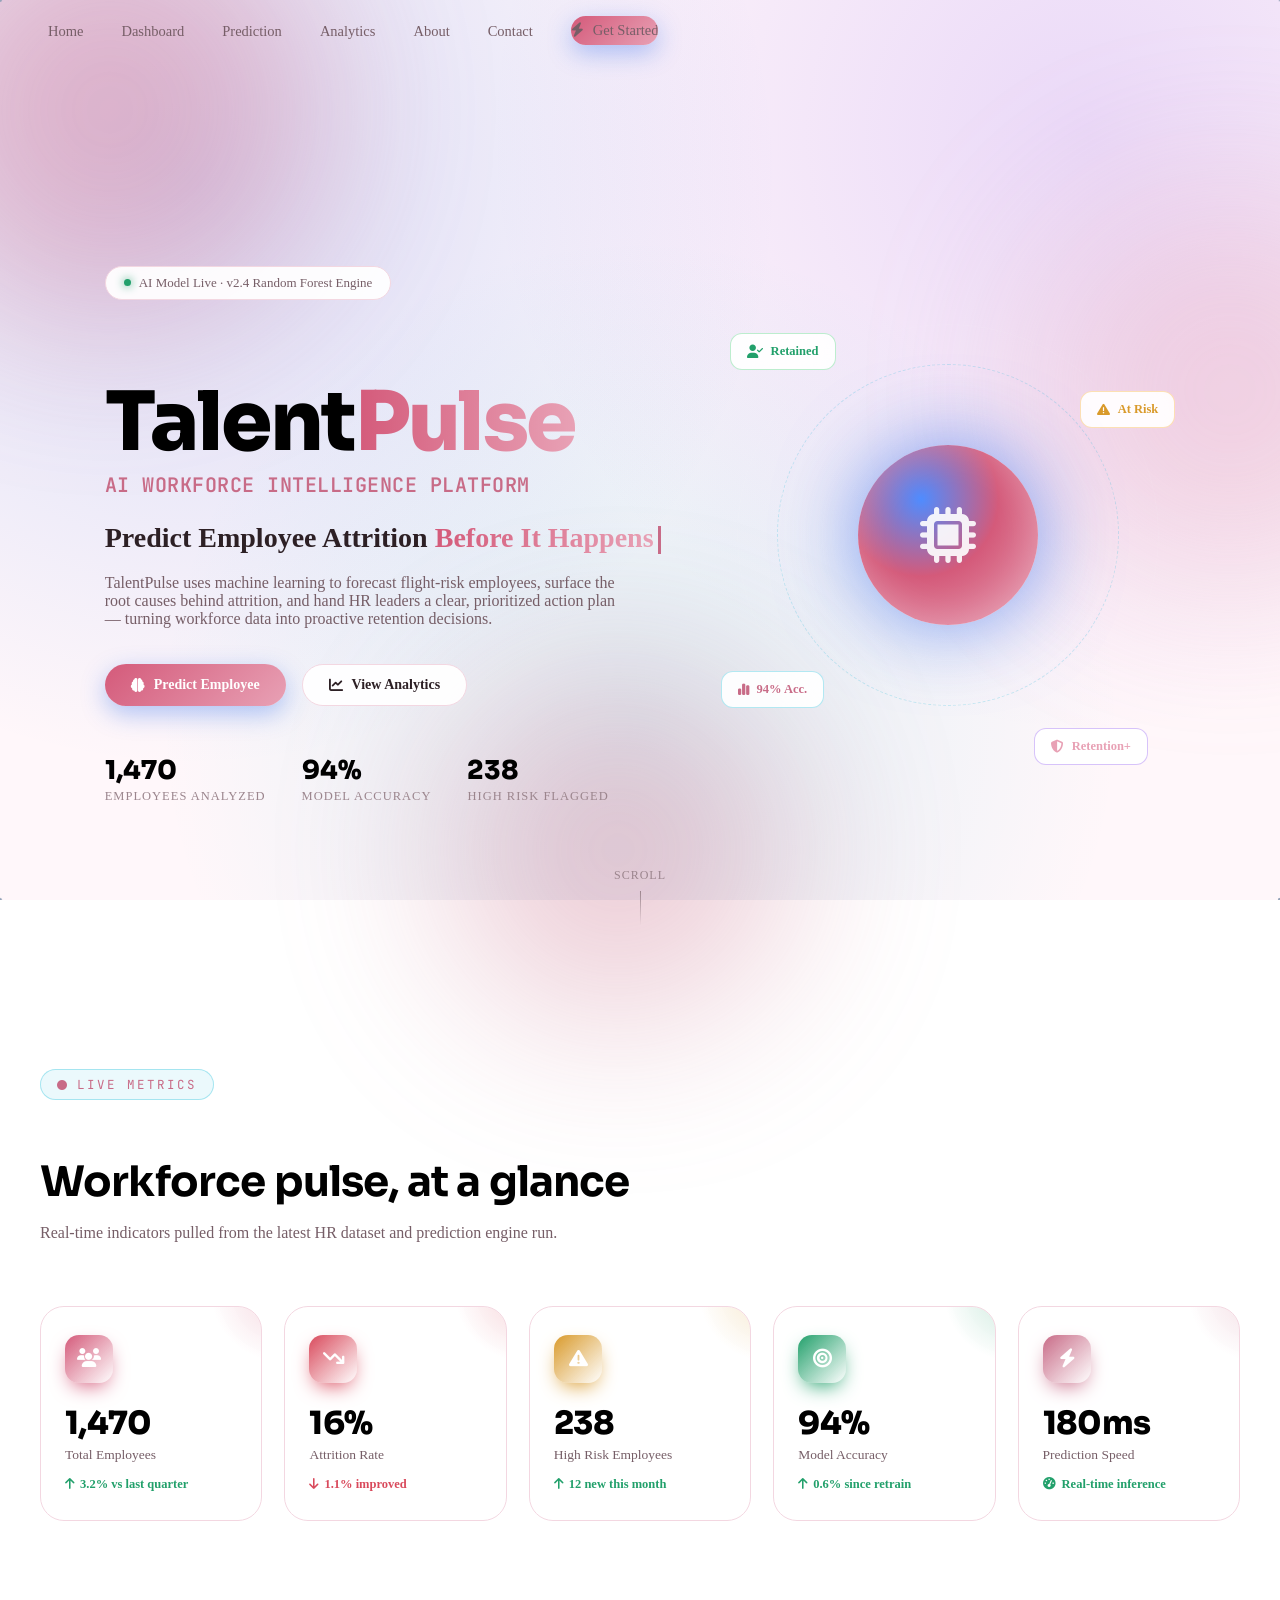
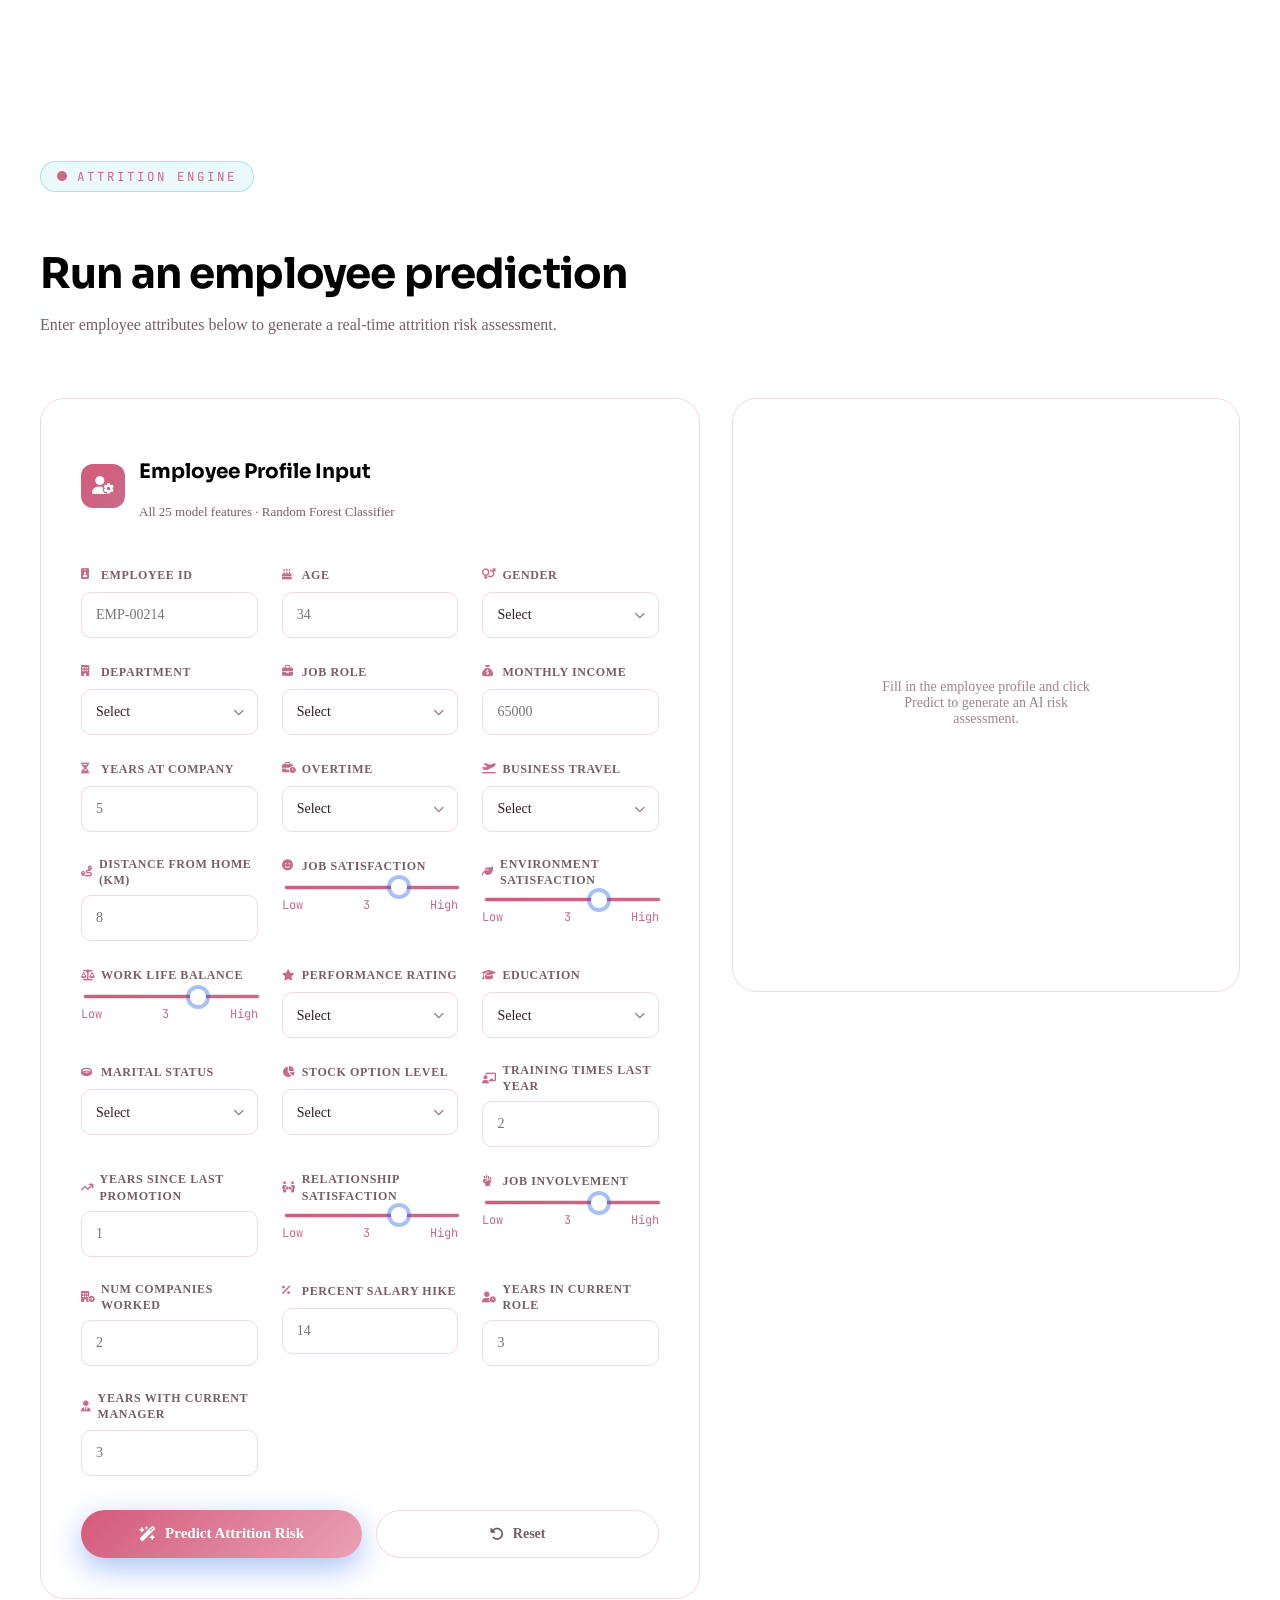
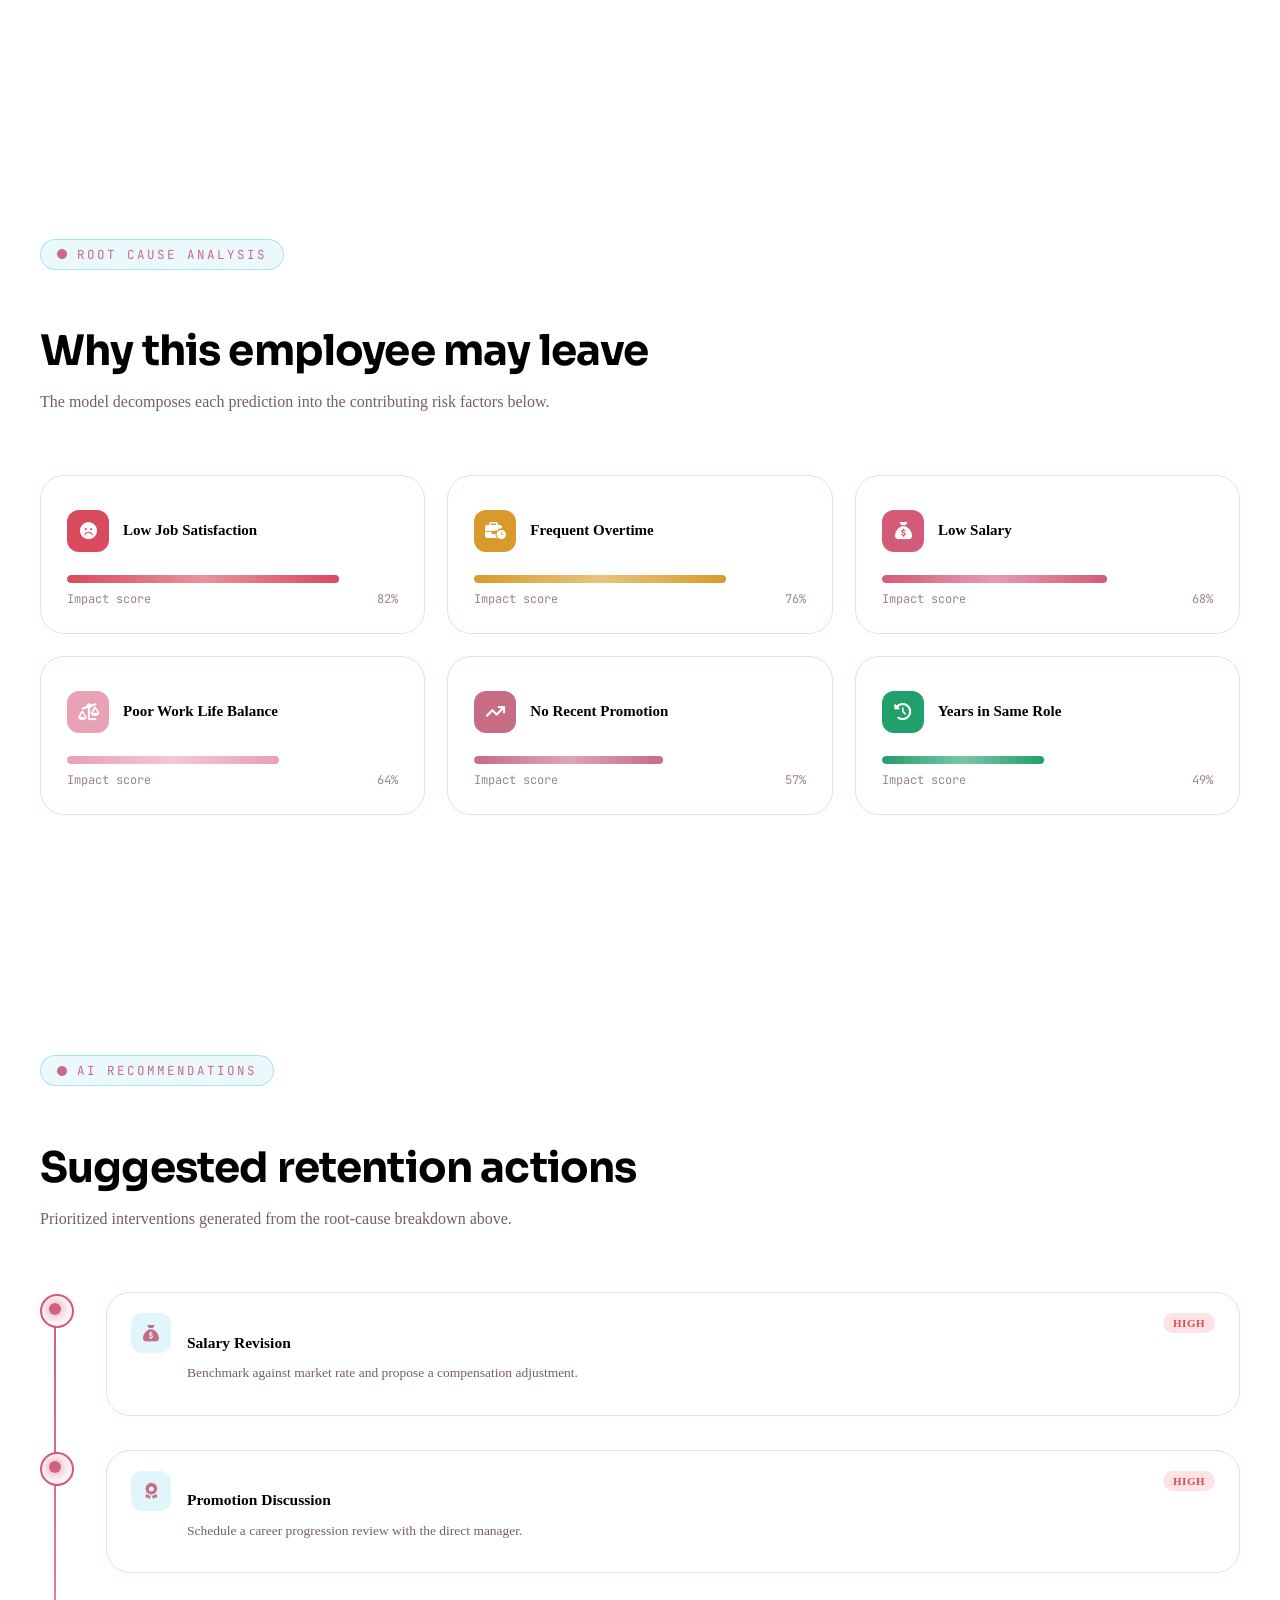
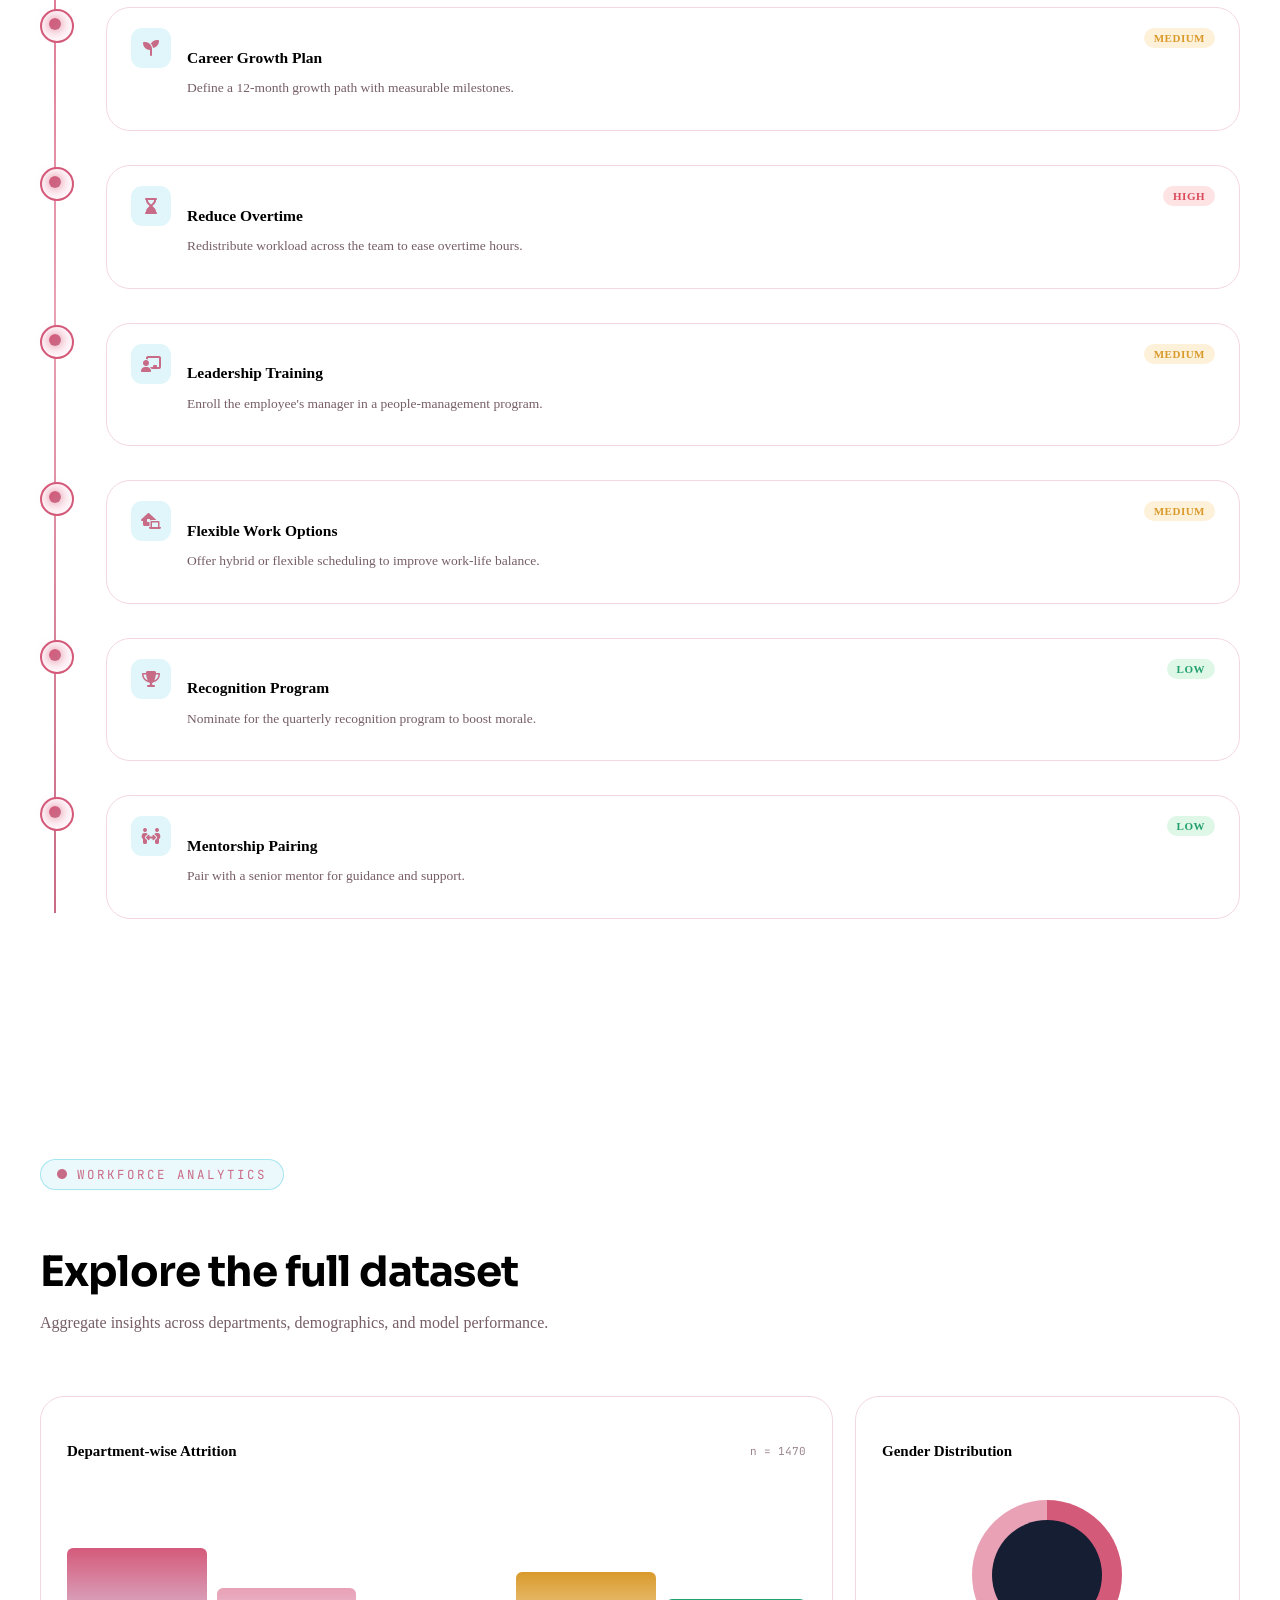
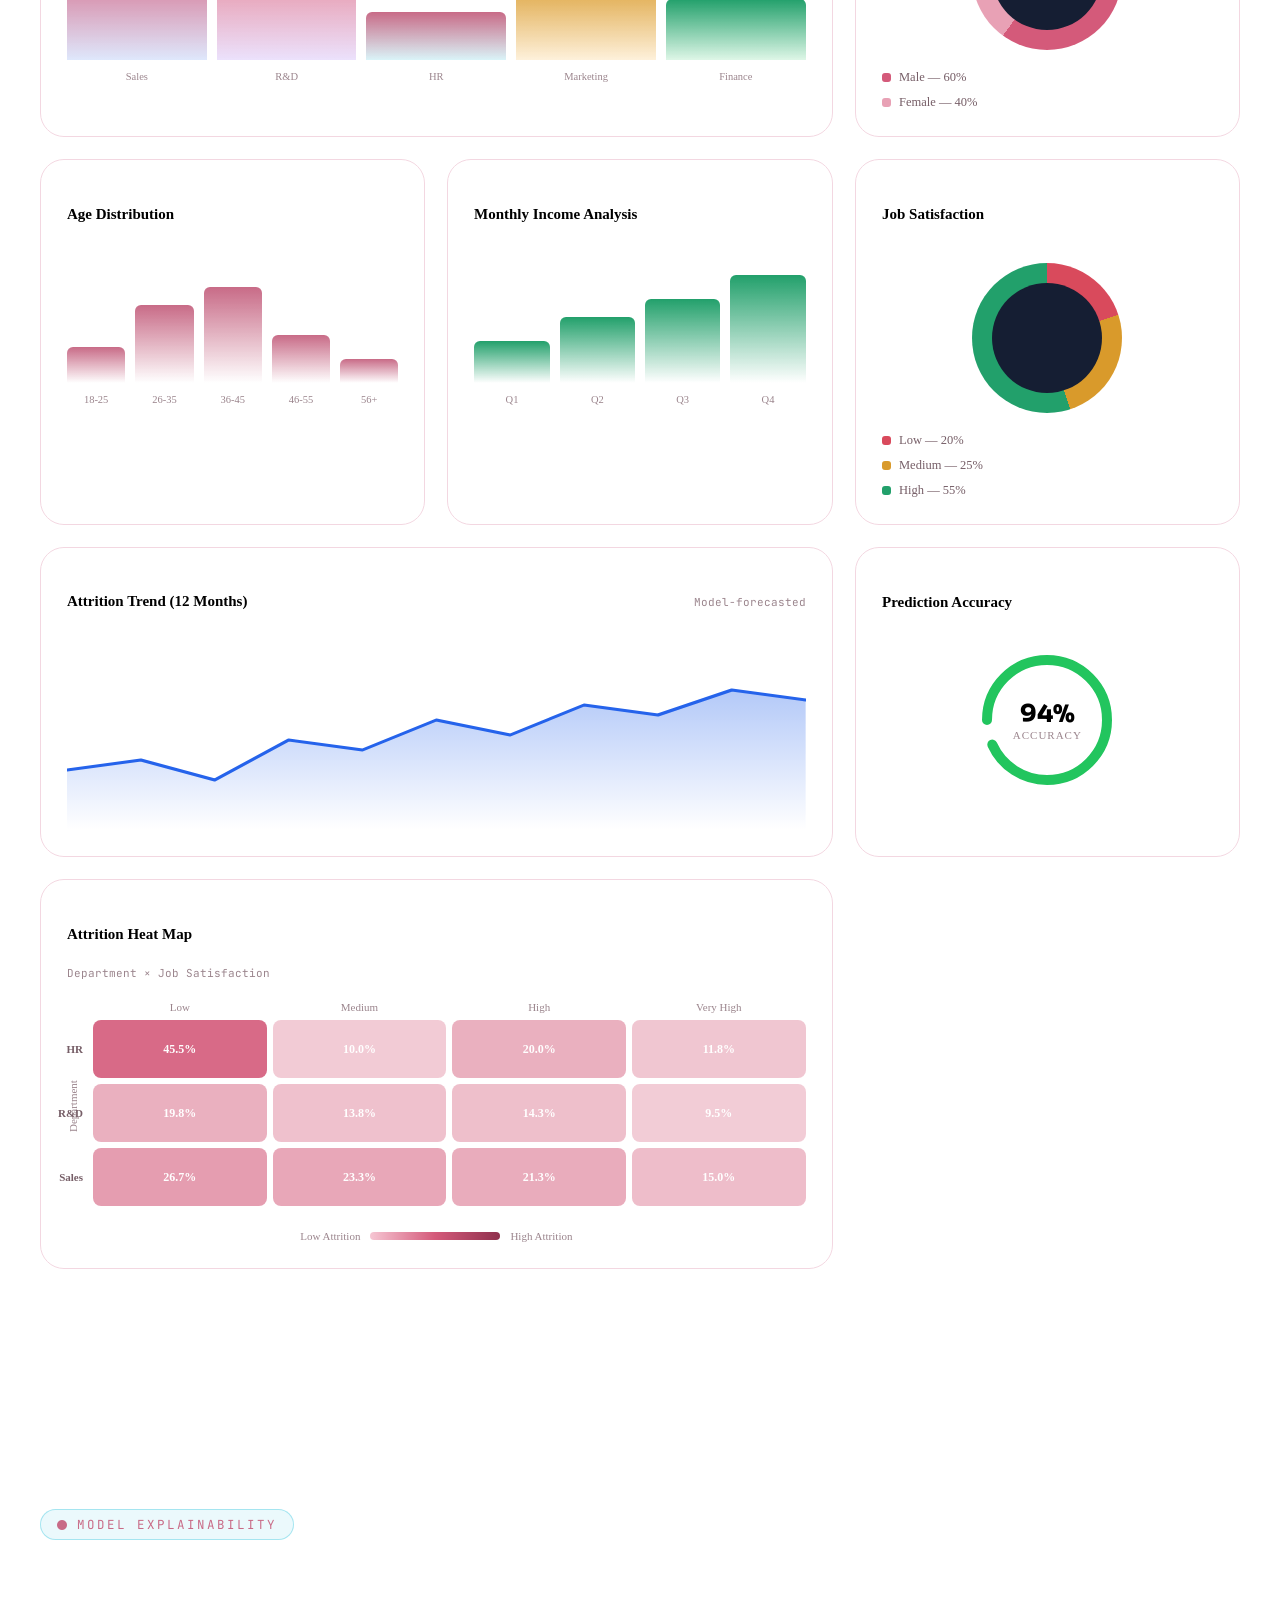
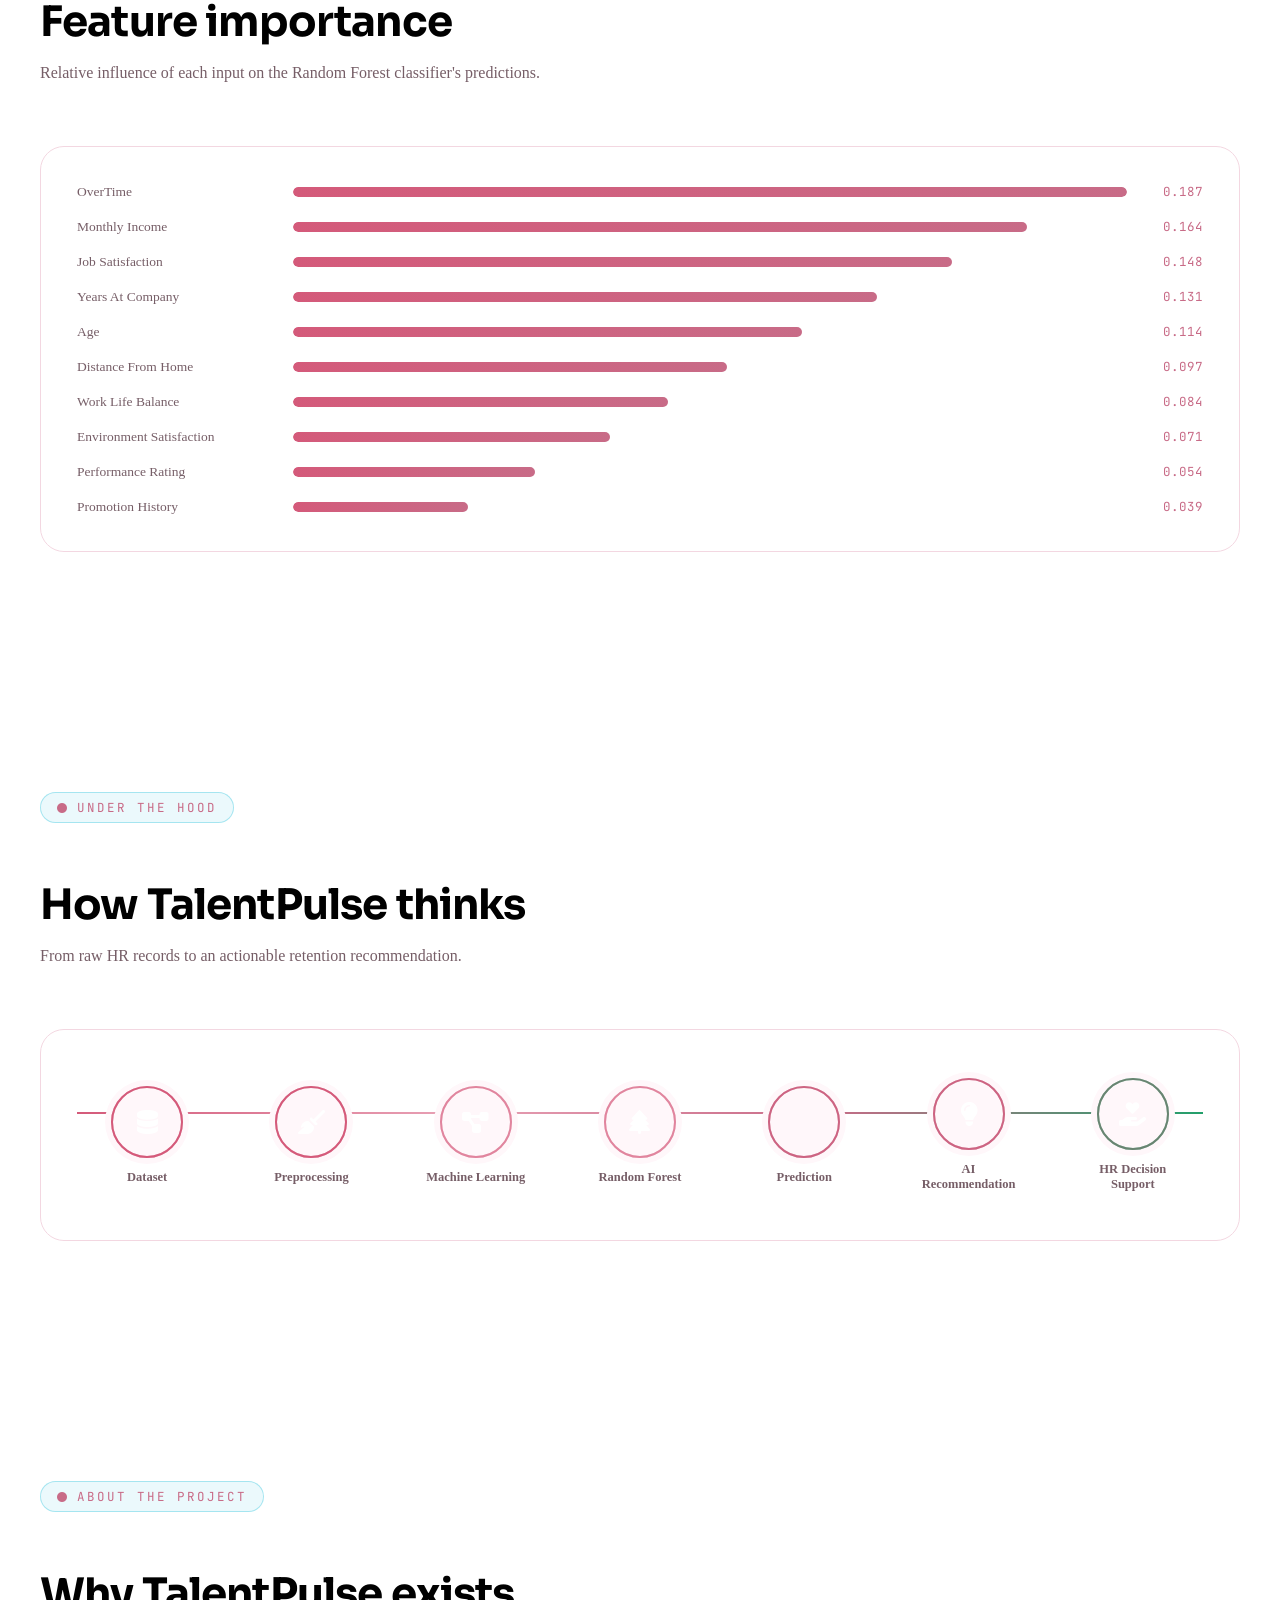
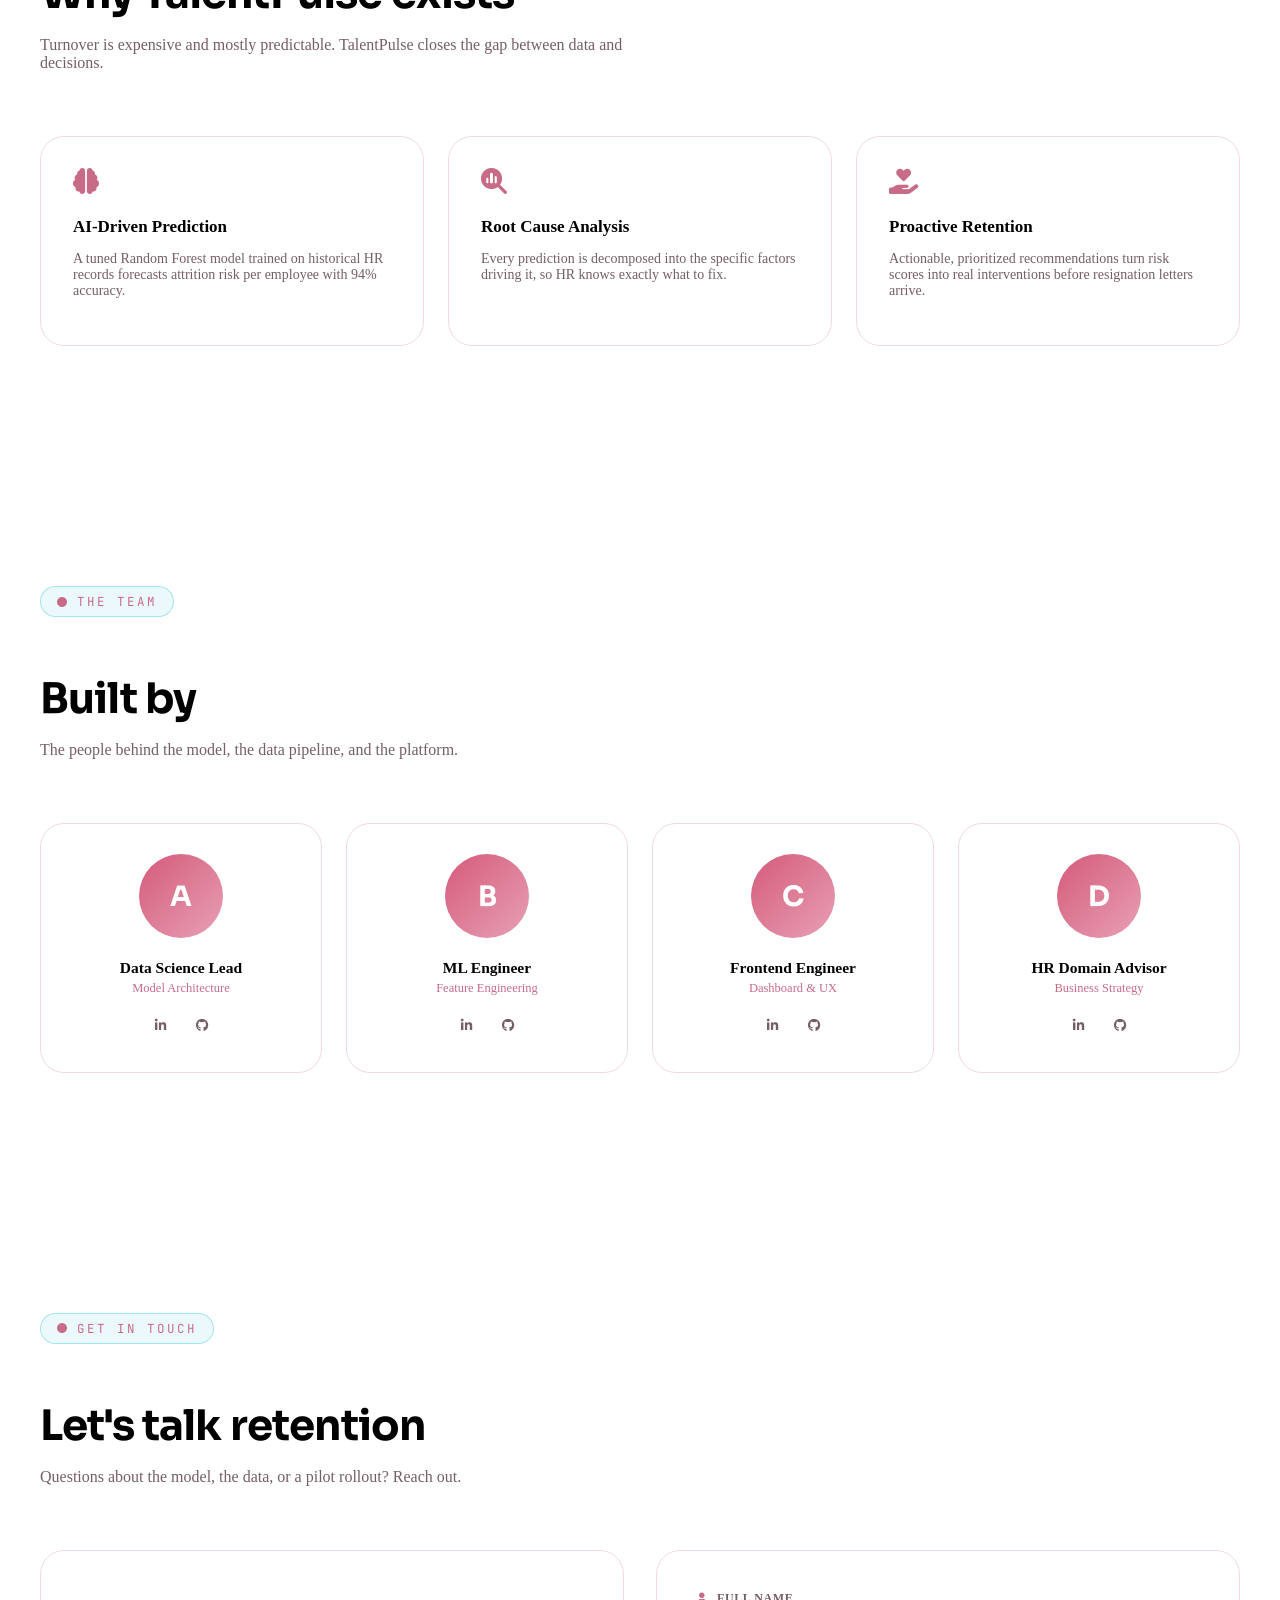
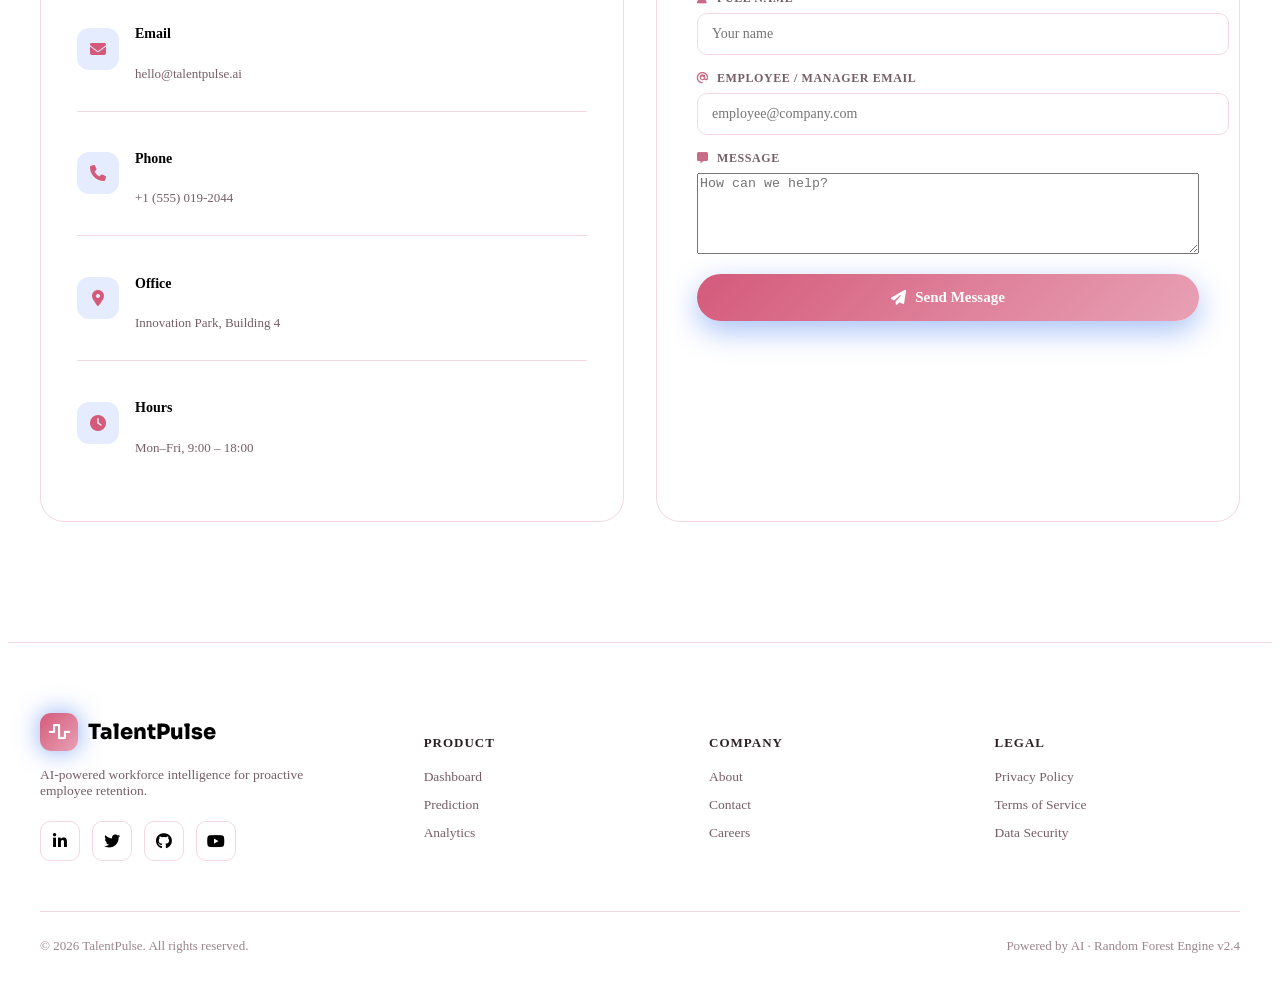
<file: templates/index.html>
<!DOCTYPE html>
<html lang="en">
<head>
<meta charset="UTF-8">
<meta name="viewport" content="width=device-width, initial-scale=1.0">
<title>TalentPulse | AI Workforce Intelligence Platform</title>

<!-- Google Fonts -->
<link rel="preconnect" href="https://fonts.googleapis.com">
<link href="https://fonts.googleapis.com/css2?family=Sora:wght@400;500;600;700;800&family=Inter:wght@300;400;500;600;700&family=JetBrains+Mono:wght@400;500;600&display=swap" rel="stylesheet">

<!-- Font Awesome -->
<link rel="stylesheet" href="https://cdnjs.cloudflare.com/ajax/libs/font-awesome/6.5.1/css/all.min.css">

<style>
/* ============================================================
   ROOT VARIABLES / DESIGN TOKENS
============================================================ */
:root{
  --primary:#D45A7A;
  --secondary:#E8A1B5;
  --accent:#C86B87;

  --success:#22A06B;
  --danger:#D94A5C;
  --warning:#D99A2B;

  --bg-dark:#FFF7FA;
  --bg-darker:#FCEEF3;

  --glass:rgba(255,255,255,0.92);
  --glass-strong:#FFFFFF;
  --glass-border:#F3D7E1;

  --text-primary:#2D2025;
  --text-secondary:#765E67;
  --text-muted:#9B858D;

  --radius-lg:24px;
  --radius-md:16px;
  --radius-sm:10px;

  --shadow-glow-primary:0 10px 30px rgba(212,90,122,0.15);
  --shadow-glow-secondary:0 10px 30px rgba(232,161,181,0.15);
  --shadow-glow-accent:0 10px 30px rgba(200,107,135,0.15);

  --font-display:'Sora', sans-serif;
  --font-body:'Inter', sans-serif;
  --font-mono:'JetBrains Mono', monospace;

  --ease:cubic-bezier(.16,.84,.44,1);
}

/* Scrollbar */
::-webkit-scrollbar{width:10px;}
::-webkit-scrollbar-track{background:var(--bg-darker);}
::-webkit-scrollbar-thumb{background:linear-gradient(var(--primary),var(--secondary));border-radius:10px;}

a{text-decoration:none;color:inherit;}
ul{list-style:none;}
button{font-family:inherit;cursor:pointer;border:none;outline:none;}
input,select{font-family:inherit;outline:none;}

.container{max-width:1360px;margin:0 auto;padding:0 32px;}
.section-pad{padding:120px 0;position:relative;}

/* ============================================================
   GLOBAL BACKGROUND LAYERS (gradient mesh + particles)
============================================================ */
.bg-fixed{
  position:fixed;inset:0;z-index:0;
  background:
    radial-gradient(circle at 15% 20%, rgba(37,99,235,0.18), transparent 45%),
    radial-gradient(circle at 85% 15%, rgba(124,58,237,0.16), transparent 45%),
    radial-gradient(circle at 50% 80%, rgba(6,182,212,0.12), transparent 50%),
    var(--bg-dark);
  pointer-events:none;
}
.bg-fixed::before{
  content:'';
  position:absolute;inset:0;
  background-image:
    linear-gradient(rgba(255,255,255,0.025) 1px, transparent 1px),
    linear-gradient(90deg, rgba(255,255,255,0.025) 1px, transparent 1px);
  background-size:48px 48px;
  mask-image:radial-gradient(circle at 50% 30%, black, transparent 70%);
}
#particle-canvas{position:fixed;inset:0;z-index:1;pointer-events:none;}

.blob{position:absolute;border-radius:50%;filter:blur(90px);opacity:.35;z-index:0;pointer-events:none;}
.blob-1{width:420px;height:420px;background:var(--primary);top:-100px;left:-100px;animation:floatBlob 18s ease-in-out infinite;}
.blob-2{width:380px;height:380px;background:var(--secondary);top:200px;right:-140px;animation:floatBlob 22s ease-in-out infinite reverse;}
.blob-3{width:340px;height:340px;background:var(--accent);bottom:-120px;left:35%;animation:floatBlob 20s ease-in-out infinite;}

@keyframes floatBlob{
  0%,100%{transform:translate(0,0) scale(1);}
  33%{transform:translate(40px,-50px) scale(1.08);}
  66%{transform:translate(-30px,40px) scale(0.95);}
}

/* ============================================================
   UTILITY: GLASS CARD
============================================================ */
.glass{
  background:var(--glass);
  backdrop-filter:blur(20px) saturate(160%);
  -webkit-backdrop-filter:blur(20px) saturate(160%);
  border:1px solid var(--glass-border);
  border-radius:var(--radius-lg);
}
.glass-strong{background:var(--glass-strong);}

.gradient-text{
  background:linear-gradient(90deg,var(--primary),var(--secondary) 50%,var(--accent));
  -webkit-background-clip:text;background-clip:text;color:transparent;
  background-size:200% auto;
  animation:gradientShift 6s ease infinite;
}
@keyframes gradientShift{
  0%{background-position:0% 50%;}
  50%{background-position:100% 50%;}
  100%{background-position:0% 50%;}
}

.eyebrow{
  display:inline-flex;align-items:center;gap:8px;
  font-family:var(--font-mono);font-size:12.5px;letter-spacing:2px;text-transform:uppercase;
  color:var(--accent);
  padding:6px 16px;
  border:1px solid rgba(6,182,212,0.3);
  border-radius:100px;
  background:rgba(6,182,212,0.08);
  margin-bottom:20px;
}
.eyebrow i{font-size:10px;animation:pulse 2s ease-in-out infinite;}

.section-head{max-width:640px;margin-bottom:64px;}
.section-head h2{font-family:var(--font-display);font-size:clamp(28px,3.4vw,42px);font-weight:700;margin-bottom:14px;letter-spacing:-0.02em;}
.section-head p{color:var(--text-secondary);font-size:16px;}

/* Reveal on scroll */
.reveal{opacity:0;transform:translateY(36px);transition:opacity .8s var(--ease), transform .8s var(--ease);}
.reveal.visible{opacity:1;transform:translateY(0);}
.reveal-left{opacity:0;transform:translateX(-40px);transition:opacity .8s var(--ease), transform .8s var(--ease);}
.reveal-left.visible{opacity:1;transform:translateX(0);}
.reveal-right{opacity:0;transform:translateX(40px);transition:opacity .8s var(--ease), transform .8s var(--ease);}
.reveal-right.visible{opacity:1;transform:translateX(0);}

@media (prefers-reduced-motion: reduce){
  *{animation-duration:.001ms !important;animation-iteration-count:1 !important;transition-duration:.001ms !important;scroll-behavior:auto !important;}
}

/* ============================================================
   NAVBAR
============================================================ */
.navbar{
  position:sticky;top:0;z-index:100;
  padding:16px 0;
  transition:all .4s var(--ease);
}
.navbar.scrolled{
  background:rgba(15,23,42,0.75);
  backdrop-filter:blur(20px) saturate(180%);
  -webkit-backdrop-filter:blur(20px) saturate(180%);
  border-bottom:1px solid var(--glass-border);
  padding:12px 0;
}
.nav-inner{display:flex;align-items:center;justify-content:space-between;}
.logo{display:flex;align-items:center;gap:10px;font-family:var(--font-display);font-weight:800;font-size:21px;}
.logo-mark{
  width:38px;height:38px;border-radius:11px;
  background:linear-gradient(135deg,var(--primary),var(--secondary));
  display:flex;align-items:center;justify-content:center;
  box-shadow:0 0 24px rgba(37,99,235,0.55);
  animation:logoGlow 3s ease-in-out infinite;
}
@keyframes logoGlow{
  0%,100%{box-shadow:0 0 18px rgba(37,99,235,0.45);}
  50%{box-shadow:0 0 30px rgba(124,58,237,0.6);}
}
.logo-mark i{font-size:17px;color:#fff;}

.nav-links{display:flex;align-items:center;gap:38px;}
.nav-links a{
  font-size:14.5px;font-weight:500;color:var(--text-secondary);
  position:relative;padding:6px 0;transition:color .3s;
}
.nav-links a::after{
  content:'';position:absolute;left:0;bottom:0;width:0;height:2px;
  background:linear-gradient(90deg,var(--primary),var(--accent));
  transition:width .3s var(--ease);
}
.nav-links a:hover{color:var(--text-primary);}
.nav-links a:hover::after{width:100%;}

.btn{
  position:relative;overflow:hidden;
  display:inline-flex;align-items:center;gap:9px;
  padding:12px 26px;border-radius:100px;
  font-size:14px;font-weight:600;
  transition:transform .3s var(--ease), box-shadow .3s var(--ease);
}
.btn-primary{
  background:linear-gradient(135deg,var(--primary),var(--secondary));
  color:#fff;box-shadow:0 8px 24px rgba(37,99,235,0.35);
}
.btn-primary:hover{transform:translateY(-3px);box-shadow:0 14px 32px rgba(37,99,235,0.5);}
.btn-ghost{
  background:var(--glass);border:1px solid var(--glass-border);color:var(--text-primary);
}
.btn-ghost:hover{background:var(--glass-strong);transform:translateY(-3px);}
.btn-outline{
  background:transparent;border:1.5px solid rgba(6,182,212,0.5);color:var(--accent);
}
.btn-outline:hover{background:rgba(6,182,212,0.1);transform:translateY(-3px);}

.ripple{position:absolute;border-radius:50%;background:rgba(255,255,255,0.5);transform:scale(0);animation:rippleAnim .6s linear;pointer-events:none;}
@keyframes rippleAnim{to{transform:scale(4);opacity:0;}}

.nav-toggle{display:none;font-size:22px;color:var(--text-primary);background:none;}

/* ============================================================
   HERO
============================================================ */
.hero{
  min-height:92vh;display:flex;align-items:center;position:relative;
  padding-top:60px;overflow:hidden;
}
.hero-inner{
  display:grid;grid-template-columns:1.1fr .9fr;gap:60px;align-items:center;
  position:relative;z-index:2;
}
.hero-badge{
  display:inline-flex;align-items:center;gap:8px;
  padding:8px 18px;border-radius:100px;
  background:var(--glass);border:1px solid var(--glass-border);
  font-size:13px;color:var(--text-secondary);margin-bottom:26px;
}
.hero-badge .dot{width:7px;height:7px;border-radius:50%;background:var(--success);box-shadow:0 0 10px var(--success);animation:pulse 1.8s infinite;}

.hero h1{
  font-family:var(--font-display);
  font-size:clamp(48px,6.4vw,84px);
  font-weight:800;line-height:1.02;letter-spacing:-0.03em;margin-bottom:8px;
}
.hero .subtitle{
  font-size:clamp(16px,1.6vw,20px);color:var(--accent);font-weight:600;
  margin-bottom:22px;font-family:var(--font-mono);letter-spacing:.5px;
}
.typed-cursor{display:inline-block;width:3px;height:1em;background:var(--accent);vertical-align:middle;margin-left:4px;animation:blink 1s step-end infinite;}
@keyframes blink{50%{opacity:0;}}

.hero-headline{font-size:clamp(20px,2.2vw,28px);font-weight:600;margin-bottom:20px;color:var(--text-primary);max-width:560px;}
.hero p.desc{color:var(--text-secondary);font-size:16px;max-width:520px;margin-bottom:36px;}
.hero-ctas{display:flex;gap:16px;flex-wrap:wrap;margin-bottom:48px;}

.hero-mini-stats{display:flex;gap:36px;flex-wrap:wrap;}
.hero-mini-stats div{display:flex;flex-direction:column;}
.hero-mini-stats .num{font-family:var(--font-display);font-size:26px;font-weight:800;}
.hero-mini-stats .lbl{font-size:12.5px;color:var(--text-muted);text-transform:uppercase;letter-spacing:1px;margin-top:2px;}

/* Hero visual: floating AI radar/orb */
.hero-visual{position:relative;height:480px;display:flex;align-items:center;justify-content:center;}
.orb-ring{
  position:absolute;border-radius:50%;border:1px solid rgba(255,255,255,0.08);
}
.orb-ring.r1{width:420px;height:420px;animation:spinSlow 30s linear infinite;}
.orb-ring.r2{width:340px;height:340px;border-style:dashed;border-color:rgba(6,182,212,0.2);animation:spinSlow 22s linear infinite reverse;}
.orb-ring.r3{width:260px;height:260px;animation:spinSlow 16s linear infinite;}
@keyframes spinSlow{to{transform:rotate(360deg);}}

.orb-core{
  width:180px;height:180px;border-radius:50%;
  background:radial-gradient(circle at 35% 30%, #4f8cff, var(--primary) 45%, var(--secondary) 100%);
  box-shadow:0 0 80px rgba(37,99,235,0.6), inset 0 0 40px rgba(255,255,255,0.2);
  display:flex;align-items:center;justify-content:center;
  animation:pulseOrb 4s ease-in-out infinite;
  z-index:3;
}
@keyframes pulseOrb{0%,100%{transform:scale(1);}50%{transform:scale(1.06);}}
.orb-core i{font-size:56px;color:#fff;opacity:.9;}

.orb-node{
  position:absolute;padding:10px 16px;border-radius:12px;
  font-size:12.5px;font-weight:600;display:flex;align-items:center;gap:8px;
  animation:floatNode 5s ease-in-out infinite;
}
.orb-node i{font-size:13px;}
.node-1{top:8%;left:2%;animation-delay:0s;color:var(--success);border-color:rgba(34,197,94,0.3);}
.node-2{top:20%;right:0;animation-delay:1s;color:var(--warning);border-color:rgba(245,158,11,0.3);}
.node-3{bottom:14%;left:0;animation-delay:2s;color:var(--accent);border-color:rgba(6,182,212,0.3);}
.node-4{bottom:2%;right:6%;animation-delay:1.5s;color:var(--secondary);border-color:rgba(124,58,237,0.3);}
@keyframes floatNode{0%,100%{transform:translateY(0);}50%{transform:translateY(-14px);}}

.scroll-cue{position:absolute;bottom:24px;left:50%;transform:translateX(-50%);display:flex;flex-direction:column;align-items:center;gap:8px;color:var(--text-muted);font-size:12px;letter-spacing:1px;}
.scroll-cue .line{width:1px;height:34px;background:linear-gradient(var(--text-muted),transparent);animation:scrollLine 2s ease-in-out infinite;}
@keyframes scrollLine{0%{transform:scaleY(0);transform-origin:top;}50%{transform:scaleY(1);transform-origin:top;}100%{transform:scaleY(0);transform-origin:bottom;}}

/* ============================================================
   KPI CARDS
============================================================ */
.kpi-grid{display:grid;grid-template-columns:repeat(5,1fr);gap:22px;}
.kpi-card{
  padding:28px 24px;position:relative;overflow:hidden;
  transition:transform .4s var(--ease), box-shadow .4s var(--ease), border-color .4s;
}
.kpi-card::before{
  content:'';position:absolute;top:-40%;right:-40%;width:140px;height:140px;border-radius:50%;
  background:radial-gradient(circle, var(--glow-color,var(--primary)) 0%, transparent 70%);
  opacity:.25;transition:opacity .4s;
}
.kpi-card:hover{transform:translateY(-8px);border-color:rgba(255,255,255,0.25);}
.kpi-card:hover::before{opacity:.5;}
.kpi-icon{
  width:48px;height:48px;border-radius:14px;display:flex;align-items:center;justify-content:center;
  font-size:19px;margin-bottom:20px;color:#fff;
  background:linear-gradient(135deg,var(--glow-color,var(--primary)),rgba(255,255,255,0.1));
  box-shadow:0 8px 20px -6px var(--glow-color,var(--primary));
}
.kpi-value{font-family:var(--font-display);font-size:32px;font-weight:800;margin-bottom:4px;letter-spacing:-0.02em;}
.kpi-label{font-size:13.5px;color:var(--text-secondary);margin-bottom:14px;}
.kpi-trend{display:flex;align-items:center;gap:6px;font-size:12.5px;font-weight:600;}
.kpi-trend.up{color:var(--success);}
.kpi-trend.down{color:var(--danger);}

/* ============================================================
   PREDICTION FORM
============================================================ */
.predict-wrap{display:grid;grid-template-columns:1.3fr 1fr;gap:32px;align-items:start;}
.form-card{padding:40px;}
.form-card-head{display:flex;align-items:center;gap:14px;margin-bottom:32px;}
.form-card-head .icon-box{
  width:44px;height:44px;border-radius:12px;background:linear-gradient(135deg,var(--primary),var(--accent));
  display:flex;align-items:center;justify-content:center;font-size:18px;color:#fff;flex-shrink:0;
}
.form-card-head h3{font-family:var(--font-display);font-size:20px;font-weight:700;}
.form-card-head p{font-size:13px;color:var(--text-secondary);margin-top:2px;}

/* ================================
   EMPLOYEE PROFILE INPUT - FIXED
================================ */

.form-grid{
    display:grid;
    grid-template-columns:repeat(3, minmax(0, 1fr));
    column-gap:24px;
    row-gap:24px;
    width:100%;
    align-items:start;
}

.form-grid > .field{
    width:100%;
    min-width:0;
    max-width:100%;
    display:flex;
    flex-direction:column;
    gap:7px;
    position:relative;
}

.form-grid .input-wrap{
    width:100%;
    min-width:0;
    max-width:100%;
    position:relative;
}

.form-grid input,
.form-grid select{
    width:100%;
    min-width:0;
    max-width:100%;
    height:46px;
    padding:12px 14px;
    box-sizing:border-box;
}

.form-grid input[type="range"]{
    width:100%;
    min-width:0;
    height:5px;
    padding:0;
    box-sizing:border-box;
}

.form-grid .range-out{
    width:100%;
    display:flex;
    justify-content:space-between;
    box-sizing:border-box;
}

/* Long labels won't push/overlap neighbouring boxes */
.form-grid .field label{
    width:100%;
    min-width:0;
    line-height:1.35;
    min-height:20px;
}
.field{display:flex;flex-direction:column;gap:7px;position:relative;}
.field label{font-size:12px;font-weight:600;color:var(--text-secondary);text-transform:uppercase;letter-spacing:.6px;display:flex;align-items:center;gap:6px;}
.field label i{color:var(--accent);font-size:11px;width:14px;}
.input-wrap{position:relative;}
.field input,.field select{
  width:100%;padding:12px 14px;border-radius:10px;
  background:rgba(255,255,255,0.04);border:1px solid var(--glass-border);
  color:var(--text-primary);font-size:14px;transition:border-color .3s, background .3s, box-shadow .3s;
}
.field select{appearance:none;-webkit-appearance:none;cursor:pointer;}
.field select option{background:#1E293B;color:var(--text-primary);}
.field input:focus,.field select:focus{
  border-color:var(--primary);background:rgba(37,99,235,0.08);
  box-shadow:0 0 0 4px rgba(37,99,235,0.15);
}
.select-caret{position:absolute;right:14px;top:50%;transform:translateY(-50%);pointer-events:none;color:var(--text-muted);font-size:11px;}

.range-field .range-out{display:flex;justify-content:space-between;font-size:12px;color:var(--accent);font-family:var(--font-mono);margin-top:-2px;}
.field input[type="range"]{
  -webkit-appearance:none;height:5px;border-radius:4px;
  background:linear-gradient(90deg,var(--primary),var(--accent));
  padding:0;cursor:pointer;
}
.field input[type="range"]::-webkit-slider-thumb{
  -webkit-appearance:none;width:16px;height:16px;border-radius:50%;
  background:#fff;box-shadow:0 0 0 4px rgba(37,99,235,0.4);cursor:pointer;
}

.form-actions{display:flex;gap:14px;margin-top:34px;}
.form-actions .btn{flex:1;justify-content:center;}
.btn-predict{
  background:linear-gradient(135deg,var(--primary),var(--secondary));
  color:#fff;padding:15px;font-size:15px;box-shadow:0 10px 30px rgba(37,99,235,0.4);
}
.btn-reset{background:var(--glass);border:1px solid var(--glass-border);color:var(--text-secondary);padding:15px;}
.btn-reset:hover{color:var(--text-primary);}

/* ============================================================
   PREDICTION RESULT
============================================================ */
.result-card{padding:36px;position:sticky;top:110px;display:flex;flex-direction:column;align-items:center;text-align:center;min-height:520px;justify-content:center;}
.result-placeholder{color:var(--text-muted);}
.result-placeholder i{font-size:44px;margin-bottom:16px;opacity:.5;display:block;}
.result-placeholder p{font-size:14px;max-width:220px;margin:0 auto;}

.result-content{display:none;width:100%;animation:fadeInUp .6s var(--ease);}
.result-content.active{display:block;}
@keyframes fadeInUp{from{opacity:0;transform:translateY(20px);}to{opacity:1;transform:translateY(0);}}

.risk-ring-wrap{position:relative;width:180px;height:180px;margin:0 auto 22px;}
.risk-ring-wrap svg{transform:rotate(-90deg);}
.risk-ring-bg{fill:none;stroke:rgba(255,255,255,0.08);stroke-width:12;}
.risk-ring-fg{fill:none;stroke-width:12;stroke-linecap:round;transition:stroke-dashoffset 1.4s var(--ease), stroke 0.6s;}
.risk-ring-center{position:absolute;inset:0;display:flex;flex-direction:column;align-items:center;justify-content:center;}
.risk-ring-center .pct{font-family:var(--font-display);font-size:34px;font-weight:800;}
.risk-ring-center .lbl{font-size:11px;color:var(--text-muted);text-transform:uppercase;letter-spacing:1px;}

.risk-badge{
  display:inline-flex;align-items:center;gap:8px;padding:8px 20px;border-radius:100px;
  font-weight:700;font-size:14px;margin-bottom:18px;
}
.risk-badge .pulse-dot{width:8px;height:8px;border-radius:50%;background:currentColor;animation:pulse 1.4s infinite;}
.risk-high{background:rgba(239,68,68,0.15);color:var(--danger);}
.risk-medium{background:rgba(245,158,11,0.15);color:var(--warning);}
.risk-low{background:rgba(34,197,94,0.15);color:var(--success);}

@keyframes pulse{0%{box-shadow:0 0 0 0 currentColor;opacity:1;}70%{box-shadow:0 0 0 8px transparent;opacity:.6;}100%{opacity:1;}}

.result-meta{display:grid;grid-template-columns:1fr 1fr;gap:14px;width:100%;margin-top:22px;}
.result-meta .meta-box{background:rgba(255,255,255,0.03);border:1px solid var(--glass-border);border-radius:12px;padding:14px;}
.result-meta .meta-box .v{font-family:var(--font-display);font-weight:700;font-size:18px;}
.result-meta .meta-box .k{font-size:11px;color:var(--text-muted);text-transform:uppercase;letter-spacing:.6px;margin-top:2px;}

/* ============================================================
   ROOT CAUSE CARDS
============================================================ */
.cause-grid{display:grid;grid-template-columns:repeat(3,1fr);gap:22px;}
.cause-card{padding:26px;transition:transform .35s var(--ease), border-color .35s;}
.cause-card:hover{transform:translateY(-6px);border-color:rgba(255,255,255,0.22);}
.cause-top{display:flex;align-items:center;gap:14px;margin-bottom:16px;}
.cause-icon{width:42px;height:42px;border-radius:12px;display:flex;align-items:center;justify-content:center;font-size:17px;color:#fff;flex-shrink:0;}
.cause-top h4{font-size:15px;font-weight:600;}
.cause-bar-track{height:8px;border-radius:6px;background:rgba(255,255,255,0.06);overflow:hidden;margin-top:6px;}
.cause-bar-fill{height:100%;border-radius:6px;width:0;transition:width 1.4s var(--ease);position:relative;}
.cause-bar-fill::after{content:'';position:absolute;inset:0;background:linear-gradient(90deg,transparent,rgba(255,255,255,0.4),transparent);animation:shimmer 2s infinite;}
@keyframes shimmer{0%{transform:translateX(-100%);}100%{transform:translateX(100%);}}
.cause-pct{display:flex;justify-content:space-between;font-size:12px;color:var(--text-muted);margin-top:8px;font-family:var(--font-mono);}

/* ============================================================
   RECOMMENDATIONS TIMELINE
============================================================ */
.rec-timeline{position:relative;padding-left:40px;}
.rec-timeline::before{content:'';position:absolute;left:14px;top:6px;bottom:6px;width:2px;background:linear-gradient(var(--primary),var(--secondary),var(--accent));}
.rec-item{position:relative;padding-bottom:34px;padding-left:26px;}
.rec-item:last-child{padding-bottom:0;}
.rec-item::before{
  content:'';position:absolute;left:-40px;top:2px;width:30px;height:30px;border-radius:50%;
  background:var(--bg-dark);border:2px solid var(--primary);
}
.rec-item::after{
  content:'';position:absolute;left:-31px;top:11px;width:12px;height:12px;border-radius:50%;
  background:linear-gradient(135deg,var(--primary),var(--accent));box-shadow:0 0 12px var(--primary);
}
.rec-card{padding:20px 24px;display:flex;align-items:flex-start;gap:16px;}
.rec-card .icon-box{width:40px;height:40px;border-radius:11px;background:rgba(6,182,212,0.12);display:flex;align-items:center;justify-content:center;color:var(--accent);font-size:16px;flex-shrink:0;}
.rec-card h4{font-size:15.5px;font-weight:600;margin-bottom:4px;}
.rec-card p{font-size:13.5px;color:var(--text-secondary);}
.rec-priority{margin-left:auto;font-size:11px;font-weight:700;padding:4px 10px;border-radius:100px;text-transform:uppercase;letter-spacing:.5px;flex-shrink:0;}
.rec-priority.p-high{background:rgba(239,68,68,0.15);color:var(--danger);}
.rec-priority.p-med{background:rgba(245,158,11,0.15);color:var(--warning);}
.rec-priority.p-low{background:rgba(34,197,94,0.15);color:var(--success);}

/* ============================================================
   ANALYTICS SECTION
============================================================ */
.analytics-grid{display:grid;grid-template-columns:repeat(3,1fr);gap:22px;}
.analytics-grid .chart-card.wide{grid-column:span 2;}
.chart-card{padding:26px;}
.chart-card-head{display:flex;align-items:center;justify-content:space-between;margin-bottom:20px;}
.chart-card-head h4{font-size:15px;font-weight:600;}
.chart-card-head .tag{font-size:11px;color:var(--text-muted);font-family:var(--font-mono);}

/* Bar chart placeholder */
.bar-chart{display:flex;align-items:flex-end;gap:10px;height:160px;}
.bar-chart .bar{flex:1;border-radius:6px 6px 0 0;background:linear-gradient(180deg,var(--primary),rgba(37,99,235,0.2));position:relative;height:0;transition:height 1.2s var(--ease);}
.bar-chart .bar span{position:absolute;bottom:-22px;left:50%;transform:translateX(-50%);font-size:10.5px;color:var(--text-muted);white-space:nowrap;}

/* Donut chart placeholder (conic gradient) */
.donut{width:150px;height:150px;border-radius:50%;margin:0 auto;position:relative;
  background:conic-gradient(var(--primary) 0% 55%, var(--secondary) 55% 82%, var(--accent) 82% 100%);
  animation:donutSpin 2s var(--ease);
}
@keyframes donutSpin{from{transform:rotate(-90deg) scale(.7);opacity:0;}to{transform:rotate(0) scale(1);opacity:1;}}
.donut::before{content:'';position:absolute;inset:20px;border-radius:50%;background:#151E33;}
.donut-legend{display:flex;flex-direction:column;gap:10px;margin-top:20px;}
.donut-legend .leg{display:flex;align-items:center;gap:8px;font-size:12.5px;color:var(--text-secondary);}
.donut-legend .dot{width:9px;height:9px;border-radius:3px;}

/* Line chart placeholder using SVG */
.line-chart-wrap{width:100%;height:180px;}

/* ===========================================
   ATTRITION HEATMAP
=========================================== */

.heatmap-wrapper{
    display:flex;
    gap:14px;
    margin-top:10px;
}

.heatmap-y-label{
    writing-mode:vertical-rl;
    transform:rotate(180deg);
    font-size:11px;
    color:#9B858D;
    display:flex;
    align-items:center;
    justify-content:center;
}

.heatmap-content{
    flex:1;
}

.heatmap-x-labels{
    display:grid;
    grid-template-columns:repeat(4,1fr);
    gap:6px;
    margin-bottom:7px;
    text-align:center;
}

.heatmap-x-labels span{
    font-size:11px;
    color:#9B858D;
}

.heatmap-grid{
    display:grid;
    gap:6px;
}

.heatmap-row{
    position:relative;
    display:grid;
    grid-template-columns:repeat(4,1fr);
    gap:6px;
    margin-bottom:6px;
}

.heatmap-row-label{
    position:absolute;
    right:calc(100% + 10px);
    top:50%;
    transform:translateY(-50%);
    width:40px;
    text-align:right;
    font-size:11px;
    font-weight:600;
    color:#765E67;
}

.heatmap .cell{
    height:58px;
    border-radius:8px;
    display:flex;
    align-items:center;
    justify-content:center;
    font-size:12px;
    font-weight:600;
    color:#fff;
    transition:transform .25s ease, box-shadow .25s ease;
    cursor:pointer;
}

.heatmap .cell:hover{
    transform:scale(1.05);
    box-shadow:0 8px 20px rgba(59,31,43,.18);
}

.heatmap-legend{
    display:flex;
    align-items:center;
    justify-content:center;
    gap:10px;
    margin-top:18px;
    font-size:11px;
    color:#9B858D;
}

.legend-gradient{
    width:130px;
    height:8px;
    border-radius:20px;
    background:linear-gradient(
        90deg,
        #F6C6D3,
        #D45A7A,
        #8F304D
    );
}
/* ============================================================
   FEATURE IMPORTANCE
============================================================ */
.feature-list{display:flex;flex-direction:column;gap:18px;}
.feature-row{display:grid;grid-template-columns:200px 1fr 60px;align-items:center;gap:16px;}
.feature-row .fname{font-size:13.5px;font-weight:500;color:var(--text-secondary);}
.feature-track{height:10px;border-radius:6px;background:rgba(255,255,255,0.05);overflow:hidden;}
.feature-fill{height:100%;border-radius:6px;width:0;background:linear-gradient(90deg,var(--primary),var(--accent));transition:width 1.6s var(--ease);}
.feature-row .fval{font-family:var(--font-mono);font-size:12.5px;color:var(--accent);text-align:right;}

/* ============================================================
   AI WORKFLOW TIMELINE
============================================================ */
.workflow-track{display:flex;align-items:center;justify-content:space-between;position:relative;flex-wrap:wrap;gap:24px;}
.workflow-track::before{
  content:'';position:absolute;top:34px;left:0;right:0;height:2px;
  background:linear-gradient(90deg,var(--primary),var(--secondary),var(--accent),var(--success));
  z-index:0;
}
.wf-step{position:relative;z-index:1;display:flex;flex-direction:column;align-items:center;gap:12px;flex:1;min-width:110px;text-align:center;}
.wf-icon{
  width:68px;height:68px;border-radius:50%;display:flex;align-items:center;justify-content:center;
  font-size:24px;color:#fff;background:var(--bg-dark);border:2px solid var(--primary);
  box-shadow:0 0 0 6px var(--bg-dark);position:relative;
}
.wf-icon::after{content:'';position:absolute;inset:-2px;border-radius:50%;border:2px solid var(--primary);opacity:.4;animation:ringPulse 2.4s infinite;}
@keyframes ringPulse{0%{transform:scale(1);opacity:.5;}100%{transform:scale(1.5);opacity:0;}}
.wf-step span{font-size:12.5px;font-weight:600;color:var(--text-secondary);max-width:110px;}

/* ============================================================
   ABOUT SECTION
============================================================ */
.about-grid{display:grid;grid-template-columns:repeat(3,1fr);gap:24px;}
.about-card{padding:32px;text-align:left;}
.about-card i{font-size:26px;color:var(--accent);margin-bottom:18px;display:block;}
.about-card h4{font-size:17px;font-weight:700;margin-bottom:10px;}
.about-card p{font-size:14px;color:var(--text-secondary);}

/* ============================================================
   TEAM SECTION
============================================================ */
.team-grid{display:grid;grid-template-columns:repeat(4,1fr);gap:24px;}
.team-card{padding:30px 24px;text-align:center;}
.avatar{
  width:84px;height:84px;border-radius:50%;margin:0 auto 18px;
  background:linear-gradient(135deg,var(--primary),var(--secondary));
  display:flex;align-items:center;justify-content:center;font-size:28px;color:#fff;font-family:var(--font-display);font-weight:700;
  box-shadow:0 0 0 4px rgba(255,255,255,0.06);
}
.team-card h4{font-size:15.5px;font-weight:700;margin-bottom:4px;}
.team-card .role{font-size:12.5px;color:var(--accent);margin-bottom:14px;}
.team-social{display:flex;justify-content:center;gap:10px;}
.team-social a{width:32px;height:32px;border-radius:50%;background:rgba(255,255,255,0.05);display:flex;align-items:center;justify-content:center;font-size:13px;color:var(--text-secondary);transition:all .3s;}
.team-social a:hover{background:var(--primary);color:#fff;transform:translateY(-3px);}

/* ============================================================
   CONTACT
============================================================ */
.contact-grid{display:grid;grid-template-columns:1fr 1fr;gap:32px;}
.contact-info-card{padding:36px;}
.contact-row{display:flex;align-items:center;gap:16px;padding:16px 0;border-bottom:1px solid var(--glass-border);}
.contact-row:last-child{border-bottom:none;}
.contact-row .icon-box{width:42px;height:42px;border-radius:12px;background:rgba(37,99,235,0.12);color:var(--primary);display:flex;align-items:center;justify-content:center;font-size:16px;flex-shrink:0;}
.contact-row h5{font-size:14px;font-weight:600;}
.contact-row p{font-size:13px;color:var(--text-secondary);}

/* ============================================================
   FOOTER
============================================================ */
footer{padding:70px 0 30px;position:relative;border-top:1px solid var(--glass-border);}
.footer-grid{display:grid;grid-template-columns:1.4fr 1fr 1fr 1fr;gap:40px;margin-bottom:50px;}
.footer-brand p{color:var(--text-secondary);font-size:13.5px;margin:16px 0 22px;max-width:280px;}
.footer-col h5{font-size:13px;font-weight:700;text-transform:uppercase;letter-spacing:1px;margin-bottom:18px;color:var(--text-primary);}
.footer-col a{display:block;font-size:13.5px;color:var(--text-secondary);margin-bottom:12px;transition:color .3s;}
.footer-col a:hover{color:var(--accent);}
.social-icons{display:flex;gap:12px;}
.social-icons a{width:38px;height:38px;border-radius:10px;background:var(--glass);border:1px solid var(--glass-border);display:flex;align-items:center;justify-content:center;transition:all .3s;}
.social-icons a:hover{background:linear-gradient(135deg,var(--primary),var(--secondary));transform:translateY(-4px);}
.footer-bottom{display:flex;justify-content:space-between;align-items:center;flex-wrap:wrap;gap:14px;padding-top:26px;border-top:1px solid var(--glass-border);font-size:13px;color:var(--text-muted);}

/* Back to top */
.back-top{
  position:fixed;bottom:28px;right:28px;width:48px;height:48px;border-radius:50%;
  background:linear-gradient(135deg,var(--primary),var(--secondary));color:#fff;
  display:flex;align-items:center;justify-content:center;font-size:16px;z-index:90;
  box-shadow:0 8px 24px rgba(37,99,235,0.5);opacity:0;pointer-events:none;transition:all .4s var(--ease);
}
.back-top.show{opacity:1;pointer-events:auto;}
.back-top:hover{transform:translateY(-4px);}

/* Toast */
.toast{
  position:fixed;top:100px;right:28px;z-index:200;
  background:rgba(15,23,42,0.95);backdrop-filter:blur(12px);
  border:1px solid var(--glass-border);border-left:4px solid var(--success);
  padding:16px 22px;border-radius:12px;display:flex;align-items:center;gap:12px;
  transform:translateX(140%);transition:transform .5s var(--ease);font-size:14px;
}
.toast.show{transform:translateX(0);}
.toast i{color:var(--success);font-size:18px;}

/* ============================================================
   RESPONSIVE
============================================================ */
@media (max-width:1100px){
  .kpi-grid{grid-template-columns:repeat(3,1fr);}
  .form-grid{grid-template-columns:repeat(2,1fr);}
  .predict-wrap{grid-template-columns:1fr;}
  .result-card{position:relative;top:0;}
  .about-grid,.team-grid{grid-template-columns:repeat(2,1fr);}
  .analytics-grid{grid-template-columns:repeat(2,1fr);}
  .analytics-grid .chart-card.wide{grid-column:span 2;}
  .footer-grid{grid-template-columns:1fr 1fr;}
  .hero-inner{grid-template-columns:1fr;}
  .hero-visual{height:340px;order:-1;}
}
@media (max-width:768px){
  .nav-links{position:fixed;top:70px;left:0;right:0;background:rgba(15,23,42,0.98);backdrop-filter:blur(20px);flex-direction:column;padding:30px;gap:22px;transform:translateY(-130%);transition:transform .4s var(--ease);border-bottom:1px solid var(--glass-border);}
  .nav-links.open{transform:translateY(0);}
  .nav-toggle{display:block;}
  .kpi-grid{grid-template-columns:repeat(2,1fr);}
  .form-grid{grid-template-columns:1fr;}
  .cause-grid{grid-template-columns:1fr;}
  .about-grid,.team-grid,.analytics-grid{grid-template-columns:1fr;}
  .analytics-grid .chart-card.wide{grid-column:span 1;}
  .footer-grid{grid-template-columns:1fr;}
  .contact-grid{grid-template-columns:1fr;}
  .feature-row{grid-template-columns:100px 1fr 44px;}
  .section-pad{padding:80px 0;}
  .hero-ctas{flex-direction:column;width:100%;}
  .hero-mini-stats{gap:24px;}
}
</style>
</head>
<body>

<!-- Fixed background layers -->
<div class="bg-fixed"></div>
<canvas id="particle-canvas"></canvas>
<div class="blob blob-1"></div>
<div class="blob blob-2"></div>
<div class="blob blob-3"></div>

<!-- ============================================================
     NAVBAR
============================================================ -->

        <ul class="nav-links" id="navLinks">
            <li><a href="#home">Home</a></li>
            <li><a href="#dashboard">Dashboard</a></li>
            <li><a href="#prediction">Prediction</a></li>
            <li><a href="#analytics">Analytics</a></li>
            <li><a href="#about">About</a></li>
            <li><a href="#contact">Contact</a></li>

            <li>
                <a href="#prediction" class="btn btn-primary">
                    <i class="fa-solid fa-bolt"></i>
                    Get Started
                </a>
            </li>
        </ul>

        <button class="nav-toggle" id="navToggle">
            <i class="fa-solid fa-bars"></i>
        </button>

    </div>
</nav>

<!-- ============================================================
     HERO SECTION
============================================================ -->
<header class="hero" id="home">
  <div class="container hero-inner">
    <div class="hero-copy">
      <div class="hero-badge reveal"><span class="dot"></span> AI Model Live &middot; v2.4 Random Forest Engine</div>
      <h1 class="reveal">Talent<span class="gradient-text">Pulse</span></h1>
      <div class="subtitle reveal">AI WORKFORCE INTELLIGENCE PLATFORM</div>
      <h2 class="hero-headline reveal">Predict Employee Attrition <span class="gradient-text">Before It Happens</span><span class="typed-cursor"></span></h2>
      <p class="desc reveal">TalentPulse uses machine learning to forecast flight-risk employees, surface the root causes behind attrition, and hand HR leaders a clear, prioritized action plan &mdash; turning workforce data into proactive retention decisions.</p>
      <div class="hero-ctas reveal">
        <a href="#prediction" class="btn btn-primary"><i class="fa-solid fa-brain"></i> Predict Employee</a>
        <a href="#analytics" class="btn btn-ghost"><i class="fa-solid fa-chart-line"></i> View Analytics</a>
      </div>
      <div class="hero-mini-stats reveal">
        <div><span class="num" data-count="1470">0</span><span class="lbl">Employees Analyzed</span></div>
        <div><span class="num" data-count="94" data-suffix="%">0</span><span class="lbl">Model Accuracy</span></div>
        <div><span class="num" data-count="238">0</span><span class="lbl">High Risk Flagged</span></div>
      </div>
    </div>
    <div class="hero-visual reveal-right">
      <div class="orb-ring r1"></div>
      <div class="orb-ring r2"></div>
      <div class="orb-ring r3"></div>
      <div class="orb-core"><i class="fa-solid fa-microchip"></i></div>
      <div class="orb-node node-1 glass"><i class="fa-solid fa-user-check"></i> Retained</div>
      <div class="orb-node node-2 glass"><i class="fa-solid fa-triangle-exclamation"></i> At Risk</div>
      <div class="orb-node node-3 glass"><i class="fa-solid fa-chart-simple"></i> 94% Acc.</div>
      <div class="orb-node node-4 glass"><i class="fa-solid fa-shield-halved"></i> Retention+</div>
    </div>
  </div>
  <div class="scroll-cue"><span>SCROLL</span><div class="line"></div></div>
</header>

<!-- ============================================================
     KPI SECTION
============================================================ -->
<section class="section-pad" id="dashboard">
  <div class="container">
    <div class="section-head reveal">
      <div class="eyebrow"><i class="fa-solid fa-circle"></i> LIVE METRICS</div>
      <h2>Workforce pulse, at a glance</h2>
      <p>Real-time indicators pulled from the latest HR dataset and prediction engine run.</p>
    </div>
    <div class="kpi-grid">
      <div class="kpi-card glass reveal" style="--glow-color:var(--primary)">
        <div class="kpi-icon"><i class="fa-solid fa-users"></i></div>
        <div class="kpi-value"><span data-count="1470">0</span></div>
        <div class="kpi-label">Total Employees</div>
        <div class="kpi-trend up"><i class="fa-solid fa-arrow-up"></i> 3.2% vs last quarter</div>
      </div>
      <div class="kpi-card glass reveal" style="--glow-color:var(--danger)">
        <div class="kpi-icon"><i class="fa-solid fa-arrow-trend-down"></i></div>
        <div class="kpi-value"><span data-count="16" data-suffix="%">0</span></div>
        <div class="kpi-label">Attrition Rate</div>
        <div class="kpi-trend down"><i class="fa-solid fa-arrow-down"></i> 1.1% improved</div>
      </div>
      <div class="kpi-card glass reveal" style="--glow-color:var(--warning)">
        <div class="kpi-icon"><i class="fa-solid fa-triangle-exclamation"></i></div>
        <div class="kpi-value"><span data-count="238">0</span></div>
        <div class="kpi-label">High Risk Employees</div>
        <div class="kpi-trend up"><i class="fa-solid fa-arrow-up"></i> 12 new this month</div>
      </div>
      <div class="kpi-card glass reveal" style="--glow-color:var(--success)">
        <div class="kpi-icon"><i class="fa-solid fa-bullseye"></i></div>
        <div class="kpi-value"><span data-count="94" data-suffix="%">0</span></div>
        <div class="kpi-label">Model Accuracy</div>
        <div class="kpi-trend up"><i class="fa-solid fa-arrow-up"></i> 0.6% since retrain</div>
      </div>
      <div class="kpi-card glass reveal" style="--glow-color:var(--accent)">
        <div class="kpi-icon"><i class="fa-solid fa-bolt"></i></div>
        <div class="kpi-value"><span data-count="180" data-suffix="ms">0</span></div>
        <div class="kpi-label">Prediction Speed</div>
        <div class="kpi-trend up"><i class="fa-solid fa-gauge-high"></i> Real-time inference</div>
      </div>
    </div>
  </div>
</section>

<!-- ============================================================
     PREDICTION FORM + RESULT
============================================================ -->
<section class="section-pad" id="prediction">
  <div class="container">
    <div class="section-head reveal">
      <div class="eyebrow"><i class="fa-solid fa-circle"></i> ATTRITION ENGINE</div>
      <h2>Run an employee prediction</h2>
      <p>Enter employee attributes below to generate a real-time attrition risk assessment.</p>
    </div>

    <div class="predict-wrap">
      <!-- FORM -->
      <div class="form-card glass reveal-left">
        <div class="form-card-head">
          <div class="icon-box"><i class="fa-solid fa-user-gear"></i></div>
          <div>
            <h3>Employee Profile Input</h3>
            <p>All 25 model features · Random Forest Classifier</p>
          </div>
        </div>

        <form id="predictForm">
          <div class="form-grid">
            <div class="field"><label><i class="fa-solid fa-id-badge"></i>Employee ID</label><input type="text" placeholder="EMP-00214" required></div>
            <div class="field"><label><i class="fa-solid fa-cake-candles"></i>Age</label><input type="number" placeholder="34" min="18" max="65" required></div>
            <div class="field"><label><i class="fa-solid fa-venus-mars"></i>Gender</label>
              <div class="input-wrap"><select required><option value="">Select</option><option>Male</option><option>Female</option><option>Other</option></select><i class="fa-solid fa-chevron-down select-caret"></i></div>
            </div>
            <div class="field"><label><i class="fa-solid fa-building"></i>Department</label>
              <div class="input-wrap"><select required><option value="">Select</option><option>Sales</option><option>Research & Development</option><option>Human Resources</option></select><i class="fa-solid fa-chevron-down select-caret"></i></div>
            </div>
            <div class="field"><label><i class="fa-solid fa-briefcase"></i>Job Role</label>
              <div class="input-wrap"><select required><option value="">Select</option><option>Manager</option><option>Sales Executive</option><option>Research Scientist</option><option>Lab Technician</option><option>HR Executive</option></select><i class="fa-solid fa-chevron-down select-caret"></i></div>
            </div>
            <div class="field"><label><i class="fa-solid fa-sack-dollar"></i>Monthly Income</label><input type="number" placeholder="65000" required></div>
            <div class="field"><label><i class="fa-solid fa-hourglass-half"></i>Years At Company</label><input type="number" placeholder="5" min="0" required></div>
            <div class="field"><label><i class="fa-solid fa-business-time"></i>OverTime</label>
              <div class="input-wrap"><select required><option value="">Select</option><option>Yes</option><option>No</option></select><i class="fa-solid fa-chevron-down select-caret"></i></div>
            </div>
            <div class="field"><label><i class="fa-solid fa-plane-departure"></i>Business Travel</label>
              <div class="input-wrap"><select required><option value="">Select</option><option>Travel_Rarely</option><option>Travel_Frequently</option><option>Non-Travel</option></select><i class="fa-solid fa-chevron-down select-caret"></i></div>
            </div>
            <div class="field"><label><i class="fa-solid fa-route"></i>Distance From Home (km)</label><input type="number" placeholder="8" required></div>

            <div class="field range-field"><label><i class="fa-solid fa-face-smile"></i>Job Satisfaction</label>
              <input type="range" min="1" max="4" value="3" oninput="this.nextElementSibling.querySelector('.v').textContent=this.value">
              <div class="range-out"><span>Low</span><span class="v">3</span><span>High</span></div>
            </div>
            <div class="field range-field"><label><i class="fa-solid fa-leaf"></i>Environment Satisfaction</label>
              <input type="range" min="1" max="4" value="3" oninput="this.nextElementSibling.querySelector('.v').textContent=this.value">
              <div class="range-out"><span>Low</span><span class="v">3</span><span>High</span></div>
            </div>
            <div class="field range-field"><label><i class="fa-solid fa-scale-balanced"></i>Work Life Balance</label>
              <input type="range" min="1" max="4" value="3" oninput="this.nextElementSibling.querySelector('.v').textContent=this.value">
              <div class="range-out"><span>Low</span><span class="v">3</span><span>High</span></div>
            </div>

            <div class="field"><label><i class="fa-solid fa-star"></i>Performance Rating</label>
              <div class="input-wrap"><select><option value="">Select</option><option>1</option><option>2</option><option>3</option><option>4</option></select><i class="fa-solid fa-chevron-down select-caret"></i></div>
            </div>
            <div class="field"><label><i class="fa-solid fa-graduation-cap"></i>Education</label>
              <div class="input-wrap"><select><option value="">Select</option><option>Below College</option><option>College</option><option>Bachelor</option><option>Master</option><option>Doctor</option></select><i class="fa-solid fa-chevron-down select-caret"></i></div>
            </div>
            <div class="field"><label><i class="fa-solid fa-ring"></i>Marital Status</label>
              <div class="input-wrap"><select><option value="">Select</option><option>Single</option><option>Married</option><option>Divorced</option></select><i class="fa-solid fa-chevron-down select-caret"></i></div>
            </div>
            <div class="field"><label><i class="fa-solid fa-chart-pie"></i>Stock Option Level</label>
              <div class="input-wrap"><select><option value="">Select</option><option>0</option><option>1</option><option>2</option><option>3</option></select><i class="fa-solid fa-chevron-down select-caret"></i></div>
            </div>
            <div class="field"><label><i class="fa-solid fa-chalkboard-user"></i>Training Times Last Year</label><input type="number" placeholder="2"></div>
            <div class="field"><label><i class="fa-solid fa-arrow-trend-up"></i>Years Since Last Promotion</label><input type="number" placeholder="1"></div>
            <div class="field range-field"><label><i class="fa-solid fa-people-arrows"></i>Relationship Satisfaction</label>
              <input type="range" min="1" max="4" value="3" oninput="this.nextElementSibling.querySelector('.v').textContent=this.value">
              <div class="range-out"><span>Low</span><span class="v">3</span><span>High</span></div>
            </div>
            <div class="field range-field"><label><i class="fa-solid fa-hand-fist"></i>Job Involvement</label>
              <input type="range" min="1" max="4" value="3" oninput="this.nextElementSibling.querySelector('.v').textContent=this.value">
              <div class="range-out"><span>Low</span><span class="v">3</span><span>High</span></div>
            </div>
            <div class="field"><label><i class="fa-solid fa-building-circle-arrow-right"></i>Num Companies Worked</label><input type="number" placeholder="2"></div>
            <div class="field"><label><i class="fa-solid fa-percent"></i>Percent Salary Hike</label><input type="number" placeholder="14"></div>
            <div class="field"><label><i class="fa-solid fa-user-clock"></i>Years In Current Role</label><input type="number" placeholder="3"></div>
            <div class="field"><label><i class="fa-solid fa-user-tie"></i>Years With Current Manager</label><input type="number" placeholder="3"></div>
          </div>

          <div class="form-actions">
            <button type="submit" class="btn btn-predict"><i class="fa-solid fa-wand-magic-sparkles"></i> Predict Attrition Risk</button>
            <button type="reset" class="btn btn-reset" id="resetBtn"><i class="fa-solid fa-rotate-left"></i> Reset</button>
          </div>
        </form>
      </div>

      <!-- RESULT -->
      <div class="result-card glass reveal-right" id="resultCard">
        <div class="result-placeholder" id="resultPlaceholder">
          <i class="fa-solid fa-radar"></i>
          <p>Fill in the employee profile and click Predict to generate an AI risk assessment.</p>
        </div>

        <div class="result-content" id="resultContent">
          <div class="risk-badge risk-high" id="riskBadge"><span class="pulse-dot"></span> <span id="riskLabel">High Risk</span></div>
          <div class="risk-ring-wrap">
            <svg width="180" height="180" viewBox="0 0 180 180">
              <circle class="risk-ring-bg" cx="90" cy="90" r="78"></circle>
              <circle class="risk-ring-fg" id="riskRing" cx="90" cy="90" r="78" stroke="#EF4444" stroke-dasharray="490" stroke-dashoffset="490"></circle>
            </svg>
            <div class="risk-ring-center">
              <div class="pct" id="riskPct">0%</div>
              <div class="lbl">Risk Score</div>
            </div>
          </div>
          <p style="font-size:13.5px;color:var(--text-secondary);">Employee Status: <strong style="color:var(--text-primary)" id="empStatus">Active — Flight Risk Detected</strong></p>
          <div class="result-meta">
            <div class="meta-box"><div class="v" id="confScore">91%</div><div class="k">Confidence</div></div>
            <div class="meta-box"><div class="v" id="predSpeed">142ms</div><div class="k">Inference Time</div></div>
          </div>
        </div>
      </div>
    </div>
  </div>
</section>

<!-- ============================================================
     ROOT CAUSE ANALYSIS
============================================================ -->
<section class="section-pad">
  <div class="container">
    <div class="section-head reveal">
      <div class="eyebrow"><i class="fa-solid fa-circle"></i> ROOT CAUSE ANALYSIS</div>
      <h2>Why this employee may leave</h2>
      <p>The model decomposes each prediction into the contributing risk factors below.</p>
    </div>
    <div class="cause-grid">
      <div class="cause-card glass reveal">
        <div class="cause-top"><div class="cause-icon" style="background:var(--danger)"><i class="fa-solid fa-face-frown"></i></div><h4>Low Job Satisfaction</h4></div>
        <div class="cause-bar-track"><div class="cause-bar-fill" data-width="82" style="background:var(--danger)"></div></div>
        <div class="cause-pct"><span>Impact score</span><span>82%</span></div>
      </div>
      <div class="cause-card glass reveal">
        <div class="cause-top"><div class="cause-icon" style="background:var(--warning)"><i class="fa-solid fa-business-time"></i></div><h4>Frequent Overtime</h4></div>
        <div class="cause-bar-track"><div class="cause-bar-fill" data-width="76" style="background:var(--warning)"></div></div>
        <div class="cause-pct"><span>Impact score</span><span>76%</span></div>
      </div>
      <div class="cause-card glass reveal">
        <div class="cause-top"><div class="cause-icon" style="background:var(--primary)"><i class="fa-solid fa-sack-dollar"></i></div><h4>Low Salary</h4></div>
        <div class="cause-bar-track"><div class="cause-bar-fill" data-width="68" style="background:var(--primary)"></div></div>
        <div class="cause-pct"><span>Impact score</span><span>68%</span></div>
      </div>
      <div class="cause-card glass reveal">
        <div class="cause-top"><div class="cause-icon" style="background:var(--secondary)"><i class="fa-solid fa-scale-unbalanced"></i></div><h4>Poor Work Life Balance</h4></div>
        <div class="cause-bar-track"><div class="cause-bar-fill" data-width="64" style="background:var(--secondary)"></div></div>
        <div class="cause-pct"><span>Impact score</span><span>64%</span></div>
      </div>
      <div class="cause-card glass reveal">
        <div class="cause-top"><div class="cause-icon" style="background:var(--accent)"><i class="fa-solid fa-arrow-trend-up"></i></div><h4>No Recent Promotion</h4></div>
        <div class="cause-bar-track"><div class="cause-bar-fill" data-width="57" style="background:var(--accent)"></div></div>
        <div class="cause-pct"><span>Impact score</span><span>57%</span></div>
      </div>
      <div class="cause-card glass reveal">
        <div class="cause-top"><div class="cause-icon" style="background:var(--success)"><i class="fa-solid fa-clock-rotate-left"></i></div><h4>Years in Same Role</h4></div>
        <div class="cause-bar-track"><div class="cause-bar-fill" data-width="49" style="background:var(--success)"></div></div>
        <div class="cause-pct"><span>Impact score</span><span>49%</span></div>
      </div>
    </div>
  </div>
</section>

<!-- ============================================================
     AI RECOMMENDATIONS
============================================================ -->
<section class="section-pad">
  <div class="container">
    <div class="section-head reveal">
      <div class="eyebrow"><i class="fa-solid fa-circle"></i> AI RECOMMENDATIONS</div>
      <h2>Suggested retention actions</h2>
      <p>Prioritized interventions generated from the root-cause breakdown above.</p>
    </div>
    <div class="rec-timeline">
      <div class="rec-item reveal"><div class="rec-card glass"><div class="icon-box"><i class="fa-solid fa-sack-dollar"></i></div><div><h4>Salary Revision</h4><p>Benchmark against market rate and propose a compensation adjustment.</p></div><span class="rec-priority p-high">High</span></div></div>
      <div class="rec-item reveal"><div class="rec-card glass"><div class="icon-box"><i class="fa-solid fa-award"></i></div><div><h4>Promotion Discussion</h4><p>Schedule a career progression review with the direct manager.</p></div><span class="rec-priority p-high">High</span></div></div>
      <div class="rec-item reveal"><div class="rec-card glass"><div class="icon-box"><i class="fa-solid fa-seedling"></i></div><div><h4>Career Growth Plan</h4><p>Define a 12-month growth path with measurable milestones.</p></div><span class="rec-priority p-med">Medium</span></div></div>
      <div class="rec-item reveal"><div class="rec-card glass"><div class="icon-box"><i class="fa-solid fa-hourglass-end"></i></div><div><h4>Reduce Overtime</h4><p>Redistribute workload across the team to ease overtime hours.</p></div><span class="rec-priority p-high">High</span></div></div>
      <div class="rec-item reveal"><div class="rec-card glass"><div class="icon-box"><i class="fa-solid fa-chalkboard-user"></i></div><div><h4>Leadership Training</h4><p>Enroll the employee's manager in a people-management program.</p></div><span class="rec-priority p-med">Medium</span></div></div>
      <div class="rec-item reveal"><div class="rec-card glass"><div class="icon-box"><i class="fa-solid fa-house-laptop"></i></div><div><h4>Flexible Work Options</h4><p>Offer hybrid or flexible scheduling to improve work-life balance.</p></div><span class="rec-priority p-med">Medium</span></div></div>
      <div class="rec-item reveal"><div class="rec-card glass"><div class="icon-box"><i class="fa-solid fa-trophy"></i></div><div><h4>Recognition Program</h4><p>Nominate for the quarterly recognition program to boost morale.</p></div><span class="rec-priority p-low">Low</span></div></div>
      <div class="rec-item reveal"><div class="rec-card glass"><div class="icon-box"><i class="fa-solid fa-people-arrows"></i></div><div><h4>Mentorship Pairing</h4><p>Pair with a senior mentor for guidance and support.</p></div><span class="rec-priority p-low">Low</span></div></div>
    </div>
  </div>
</section>

<!-- ============================================================
     ANALYTICS SECTION
============================================================ -->
<section class="section-pad" id="analytics">
  <div class="container">
    <div class="section-head reveal">
      <div class="eyebrow"><i class="fa-solid fa-circle"></i> WORKFORCE ANALYTICS</div>
      <h2>Explore the full dataset</h2>
      <p>Aggregate insights across departments, demographics, and model performance.</p>
    </div>
    <div class="analytics-grid">

      <div class="chart-card glass wide reveal">
        <div class="chart-card-head"><h4>Department-wise Attrition</h4><span class="tag">n = 1470</span></div>
        <div class="bar-chart" id="deptBars" style="margin-bottom:28px;">
          <div class="bar" data-h="70" style="background:linear-gradient(180deg,var(--primary),rgba(37,99,235,.15))"><span>Sales</span></div>
          <div class="bar" data-h="45" style="background:linear-gradient(180deg,var(--secondary),rgba(124,58,237,.15))"><span>R&D</span></div>
          <div class="bar" data-h="30" style="background:linear-gradient(180deg,var(--accent),rgba(6,182,212,.15))"><span>HR</span></div>
          <div class="bar" data-h="55" style="background:linear-gradient(180deg,var(--warning),rgba(245,158,11,.15))"><span>Marketing</span></div>
          <div class="bar" data-h="38" style="background:linear-gradient(180deg,var(--success),rgba(34,197,94,.15))"><span>Finance</span></div>
        </div>
      </div>

      <div class="chart-card glass reveal">
        <div class="chart-card-head"><h4>Gender Distribution</h4></div>
        <div class="donut" style="background:conic-gradient(var(--primary) 0% 60%, var(--secondary) 60% 100%);"></div>
        <div class="donut-legend">
          <div class="leg"><span class="dot" style="background:var(--primary)"></span>Male — 60%</div>
          <div class="leg"><span class="dot" style="background:var(--secondary)"></span>Female — 40%</div>
        </div>
      </div>

      <div class="chart-card glass reveal">
        <div class="chart-card-head"><h4>Age Distribution</h4></div>
        <div class="bar-chart" style="height:120px;">
          <div class="bar" data-h="30" style="background:linear-gradient(180deg,var(--accent),transparent)"><span>18-25</span></div>
          <div class="bar" data-h="65" style="background:linear-gradient(180deg,var(--accent),transparent)"><span>26-35</span></div>
          <div class="bar" data-h="80" style="background:linear-gradient(180deg,var(--accent),transparent)"><span>36-45</span></div>
          <div class="bar" data-h="40" style="background:linear-gradient(180deg,var(--accent),transparent)"><span>46-55</span></div>
          <div class="bar" data-h="20" style="background:linear-gradient(180deg,var(--accent),transparent)"><span>56+</span></div>
        </div>
      </div>

      <div class="chart-card glass reveal">
        <div class="chart-card-head"><h4>Monthly Income Analysis</h4></div>
        <div class="bar-chart" style="height:120px;">
          <div class="bar" data-h="35" style="background:linear-gradient(180deg,var(--success),transparent)"><span>Q1</span></div>
          <div class="bar" data-h="55" style="background:linear-gradient(180deg,var(--success),transparent)"><span>Q2</span></div>
          <div class="bar" data-h="70" style="background:linear-gradient(180deg,var(--success),transparent)"><span>Q3</span></div>
          <div class="bar" data-h="90" style="background:linear-gradient(180deg,var(--success),transparent)"><span>Q4</span></div>
        </div>
      </div>

      <div class="chart-card glass reveal">
        <div class="chart-card-head"><h4>Job Satisfaction</h4></div>
        <div class="donut" style="background:conic-gradient(var(--danger) 0% 20%, var(--warning) 20% 45%, var(--success) 45% 100%);"></div>
        <div class="donut-legend">
          <div class="leg"><span class="dot" style="background:var(--danger)"></span>Low — 20%</div>
          <div class="leg"><span class="dot" style="background:var(--warning)"></span>Medium — 25%</div>
          <div class="leg"><span class="dot" style="background:var(--success)"></span>High — 55%</div>
        </div>
      </div>

      <div class="chart-card glass wide reveal">
        <div class="chart-card-head"><h4>Attrition Trend (12 Months)</h4><span class="tag">Model-forecasted</span></div>
        <div class="line-chart-wrap">
          <svg viewBox="0 0 600 180" width="100%" height="180" preserveAspectRatio="none">
            <defs>
              <linearGradient id="lineFill" x1="0" y1="0" x2="0" y2="1">
                <stop offset="0%" stop-color="#2563EB" stop-opacity="0.35"/>
                <stop offset="100%" stop-color="#2563EB" stop-opacity="0"/>
              </linearGradient>
            </defs>
            <polyline points="0,120 60,110 120,130 180,90 240,100 300,70 360,85 420,55 480,65 540,40 600,50" fill="none" stroke="#2563EB" stroke-width="3" stroke-linecap="round" stroke-linejoin="round" id="trendLine" pathLength="100" stroke-dasharray="100" stroke-dashoffset="100"/>
            <polygon points="0,120 60,110 120,130 180,90 240,100 300,70 360,85 420,55 480,65 540,40 600,50 600,180 0,180" fill="url(#lineFill)"/>
          </svg>
        </div>
      </div>

      <div class="chart-card glass reveal">
        <div class="chart-card-head"><h4>Prediction Accuracy</h4></div>
        <div class="risk-ring-wrap" style="width:140px;height:140px;margin:10px auto;">
          <svg width="140" height="140" viewBox="0 0 140 140">
            <circle cx="70" cy="70" r="60" fill="none" stroke="rgba(255,255,255,0.08)" stroke-width="10"></circle>
            <circle cx="70" cy="70" r="60" fill="none" stroke="#22C55E" stroke-width="10" stroke-linecap="round" stroke-dasharray="377" stroke-dashoffset="26" transform="rotate(-90 70 70)"></circle>
          </svg>
          <div class="risk-ring-center"><div class="pct" style="font-size:24px;">94%</div><div class="lbl">Accuracy</div></div>
        </div>
      </div>

      <div class="chart-card glass wide reveal">

    <div class="chart-card-head">
        <div>
            <h4>Attrition Heat Map</h4>
            <span class="tag">Department × Job Satisfaction</span>
        </div>
    </div>

    <div class="heatmap-wrapper">

        <div class="heatmap-y-label">
            Department
        </div>

        <div class="heatmap-content">

            <div class="heatmap-x-labels">
                <span>Low</span>
                <span>Medium</span>
                <span>High</span>
                <span>Very High</span>
            </div>

            <div class="heatmap" id="heatmap"></div>

        </div>

    </div>

    <div class="heatmap-legend">
        <span>Low Attrition</span>

        <div class="legend-gradient"></div>

        <span>High Attrition</span>
    </div>

</div>

    </div>
  </div>
</section>

<!-- ============================================================
     FEATURE IMPORTANCE
============================================================ -->
<section class="section-pad">
  <div class="container">
    <div class="section-head reveal">
      <div class="eyebrow"><i class="fa-solid fa-circle"></i> MODEL EXPLAINABILITY</div>
      <h2>Feature importance</h2>
      <p>Relative influence of each input on the Random Forest classifier's predictions.</p>
    </div>
    <div class="glass reveal" style="padding:36px;">
      <div class="feature-list">
        <div class="feature-row"><span class="fname">OverTime</span><div class="feature-track"><div class="feature-fill" data-width="100"></div></div><span class="fval">0.187</span></div>
        <div class="feature-row"><span class="fname">Monthly Income</span><div class="feature-track"><div class="feature-fill" data-width="88"></div></div><span class="fval">0.164</span></div>
        <div class="feature-row"><span class="fname">Job Satisfaction</span><div class="feature-track"><div class="feature-fill" data-width="79"></div></div><span class="fval">0.148</span></div>
        <div class="feature-row"><span class="fname">Years At Company</span><div class="feature-track"><div class="feature-fill" data-width="70"></div></div><span class="fval">0.131</span></div>
        <div class="feature-row"><span class="fname">Age</span><div class="feature-track"><div class="feature-fill" data-width="61"></div></div><span class="fval">0.114</span></div>
        <div class="feature-row"><span class="fname">Distance From Home</span><div class="feature-track"><div class="feature-fill" data-width="52"></div></div><span class="fval">0.097</span></div>
        <div class="feature-row"><span class="fname">Work Life Balance</span><div class="feature-track"><div class="feature-fill" data-width="45"></div></div><span class="fval">0.084</span></div>
        <div class="feature-row"><span class="fname">Environment Satisfaction</span><div class="feature-track"><div class="feature-fill" data-width="38"></div></div><span class="fval">0.071</span></div>
        <div class="feature-row"><span class="fname">Performance Rating</span><div class="feature-track"><div class="feature-fill" data-width="29"></div></div><span class="fval">0.054</span></div>
        <div class="feature-row"><span class="fname">Promotion History</span><div class="feature-track"><div class="feature-fill" data-width="21"></div></div><span class="fval">0.039</span></div>
      </div>
    </div>
  </div>
</section>

<!-- ============================================================
     AI WORKFLOW TIMELINE
============================================================ -->
<section class="section-pad">
  <div class="container">
    <div class="section-head reveal">
      <div class="eyebrow"><i class="fa-solid fa-circle"></i> UNDER THE HOOD</div>
      <h2>How TalentPulse thinks</h2>
      <p>From raw HR records to an actionable retention recommendation.</p>
    </div>
    <div class="glass reveal" style="padding:48px 36px;">
      <div class="workflow-track">
        <div class="wf-step"><div class="wf-icon" style="border-color:var(--primary)"><i class="fa-solid fa-database"></i></div><span>Dataset</span></div>
        <div class="wf-step"><div class="wf-icon" style="border-color:var(--primary)"><i class="fa-solid fa-broom"></i></div><span>Preprocessing</span></div>
        <div class="wf-step"><div class="wf-icon" style="border-color:var(--secondary)"><i class="fa-solid fa-diagram-project"></i></div><span>Machine Learning</span></div>
        <div class="wf-step"><div class="wf-icon" style="border-color:var(--secondary)"><i class="fa-solid fa-tree"></i></div><span>Random Forest</span></div>
        <div class="wf-step"><div class="wf-icon" style="border-color:var(--accent)"><i class="fa-solid fa-crystal-ball"></i></div><span>Prediction</span></div>
        <div class="wf-step"><div class="wf-icon" style="border-color:var(--accent)"><i class="fa-solid fa-lightbulb"></i></div><span>AI Recommendation</span></div>
        <div class="wf-step"><div class="wf-icon" style="border-color:var(--success)"><i class="fa-solid fa-hand-holding-heart"></i></div><span>HR Decision Support</span></div>
      </div>
    </div>
  </div>
</section>

<!-- ============================================================
     ABOUT SECTION
============================================================ -->
<section class="section-pad" id="about">
  <div class="container">
    <div class="section-head reveal">
      <div class="eyebrow"><i class="fa-solid fa-circle"></i> ABOUT THE PROJECT</div>
      <h2>Why TalentPulse exists</h2>
      <p>Turnover is expensive and mostly predictable. TalentPulse closes the gap between data and decisions.</p>
    </div>
    <div class="about-grid">
      <div class="about-card glass reveal"><i class="fa-solid fa-brain"></i><h4>AI-Driven Prediction</h4><p>A tuned Random Forest model trained on historical HR records forecasts attrition risk per employee with 94% accuracy.</p></div>
      <div class="about-card glass reveal"><i class="fa-solid fa-magnifying-glass-chart"></i><h4>Root Cause Analysis</h4><p>Every prediction is decomposed into the specific factors driving it, so HR knows exactly what to fix.</p></div>
      <div class="about-card glass reveal"><i class="fa-solid fa-hand-holding-heart"></i><h4>Proactive Retention</h4><p>Actionable, prioritized recommendations turn risk scores into real interventions before resignation letters arrive.</p></div>
    </div>
  </div>
</section>

<!-- ============================================================
     TEAM SECTION
============================================================ -->
<section class="section-pad">
  <div class="container">
    <div class="section-head reveal">
      <div class="eyebrow"><i class="fa-solid fa-circle"></i> THE TEAM</div>
      <h2>Built by</h2>
      <p>The people behind the model, the data pipeline, and the platform.</p>
    </div>
    <div class="team-grid">
      <div class="team-card glass reveal"><div class="avatar">A</div><h4>Data Science Lead</h4><div class="role">Model Architecture</div><div class="team-social"><a href="#"><i class="fa-brands fa-linkedin-in"></i></a><a href="#"><i class="fa-brands fa-github"></i></a></div></div>
      <div class="team-card glass reveal"><div class="avatar">B</div><h4>ML Engineer</h4><div class="role">Feature Engineering</div><div class="team-social"><a href="#"><i class="fa-brands fa-linkedin-in"></i></a><a href="#"><i class="fa-brands fa-github"></i></a></div></div>
      <div class="team-card glass reveal"><div class="avatar">C</div><h4>Frontend Engineer</h4><div class="role">Dashboard & UX</div><div class="team-social"><a href="#"><i class="fa-brands fa-linkedin-in"></i></a><a href="#"><i class="fa-brands fa-github"></i></a></div></div>
      <div class="team-card glass reveal"><div class="avatar">D</div><h4>HR Domain Advisor</h4><div class="role">Business Strategy</div><div class="team-social"><a href="#"><i class="fa-brands fa-linkedin-in"></i></a><a href="#"><i class="fa-brands fa-github"></i></a></div></div>
    </div>
  </div>
</section>

<!-- ============================================================
     CONTACT SECTION
============================================================ -->
<section class="section-pad" id="contact">
  <div class="container">
    <div class="section-head reveal">
      <div class="eyebrow"><i class="fa-solid fa-circle"></i> GET IN TOUCH</div>
      <h2>Let's talk retention</h2>
      <p>Questions about the model, the data, or a pilot rollout? Reach out.</p>
    </div>
    <div class="contact-grid">
      <div class="contact-info-card glass reveal-left">
        <div class="contact-row"><div class="icon-box"><i class="fa-solid fa-envelope"></i></div><div><h5>Email</h5><p>hello@talentpulse.ai</p></div></div>
        <div class="contact-row"><div class="icon-box"><i class="fa-solid fa-phone"></i></div><div><h5>Phone</h5><p>+1 (555) 019-2044</p></div></div>
        <div class="contact-row"><div class="icon-box"><i class="fa-solid fa-location-dot"></i></div><div><h5>Office</h5><p>Innovation Park, Building 4</p></div></div>
        <div class="contact-row"><div class="icon-box"><i class="fa-solid fa-clock"></i></div><div><h5>Hours</h5><p>Mon–Fri, 9:00 – 18:00</p></div></div>
      </div>
      <form class="form-card glass reveal-right" id="contactForm" action="/contact" method="POST">

  <div class="field" style="margin-bottom:16px;">
    <label>
      <i class="fa-solid fa-user"></i> Full Name
    </label>
    <input
      type="text"
      name="name"
      placeholder="Your name"
      required>
  </div>

  <div class="field" style="margin-bottom:16px;">
    <label>
      <i class="fa-solid fa-at"></i> Employee / Manager Email
    </label>
    <input
      type="email"
      name="email"
      placeholder="employee@company.com"
      required>
  </div>

  <div class="field" style="margin-bottom:20px;">
    <label>
      <i class="fa-solid fa-message"></i> Message
    </label>
    <textarea
      name="message"
      placeholder="How can we help?"
      rows="5"
      required></textarea>
  </div>

  <button
    type="submit"
    class="btn btn-predict"
    style="width:100%;justify-content:center;">
    <i class="fa-solid fa-paper-plane"></i>
    Send Message
  </button>

</form>
    </div>
  </div>
</section>

<!-- ============================================================
     FOOTER
============================================================ -->
<footer>
  <div class="container">
    <div class="footer-grid">
      <div class="footer-brand">
        <div class="logo"><div class="logo-mark"><i class="fa-solid fa-wave-square"></i></div>TalentPulse</div>
        <p>AI-powered workforce intelligence for proactive employee retention.</p>
        <div class="social-icons">
          <a href="#"><i class="fa-brands fa-linkedin-in"></i></a>
          <a href="#"><i class="fa-brands fa-twitter"></i></a>
          <a href="#"><i class="fa-brands fa-github"></i></a>
          <a href="#"><i class="fa-brands fa-youtube"></i></a>
        </div>
      </div>
      <div class="footer-col"><h5>Product</h5><a href="#dashboard">Dashboard</a><a href="#prediction">Prediction</a><a href="#analytics">Analytics</a></div>
      <div class="footer-col"><h5>Company</h5><a href="#about">About</a><a href="#contact">Contact</a><a href="#">Careers</a></div>
      <div class="footer-col"><h5>Legal</h5><a href="#">Privacy Policy</a><a href="#">Terms of Service</a><a href="#">Data Security</a></div>
    </div>
    <div class="footer-bottom">
      <span>© 2026 TalentPulse. All rights reserved.</span>
      <span>Powered by AI &middot; Random Forest Engine v2.4</span>
    </div>
  </div>
</footer>

<button class="back-top" id="backTop"><i class="fa-solid fa-arrow-up"></i></button>
<div class="toast" id="toast"><i class="fa-solid fa-circle-check"></i><span id="toastMsg">Prediction generated successfully</span></div>

<script>
/* ============================================================
   NAVBAR: scroll state + mobile toggle
============================================================ */
const navbar = document.getElementById('navbar');
const navLinks = document.getElementById('navLinks');
const navToggle = document.getElementById('navToggle');

window.addEventListener('scroll', () => {
  navbar.classList.toggle('scrolled', window.scrollY > 40);
  document.getElementById('backTop').classList.toggle('show', window.scrollY > 700);
});

navToggle.addEventListener('click', () => navLinks.classList.toggle('open'));
document.querySelectorAll('.nav-links a').forEach(a => a.addEventListener('click', () => navLinks.classList.remove('open')));

document.getElementById('backTop').addEventListener('click', () => window.scrollTo({top:0, behavior:'smooth'}));

/* ============================================================
   RIPPLE EFFECT ON BUTTONS
============================================================ */
document.querySelectorAll('.btn').forEach(btn => {
  btn.style.position = 'relative';
  btn.style.overflow = 'hidden';
  btn.addEventListener('click', function(e){
    const rect = this.getBoundingClientRect();
    const circle = document.createElement('span');
    const size = Math.max(rect.width, rect.height);
    circle.className = 'ripple';
    circle.style.width = circle.style.height = size + 'px';
    circle.style.left = (e.clientX - rect.left - size/2) + 'px';
    circle.style.top = (e.clientY - rect.top - size/2) + 'px';
    this.appendChild(circle);
    setTimeout(() => circle.remove(), 600);
  });
});

/* ============================================================
   SCROLL REVEAL (IntersectionObserver)
============================================================ */
const revealEls = document.querySelectorAll('.reveal, .reveal-left, .reveal-right');
const revealObserver = new IntersectionObserver((entries) => {
  entries.forEach(entry => {
    if (entry.isIntersecting) {
      entry.target.classList.add('visible');
    }
  });
}, { threshold: 0.15 });
revealEls.forEach(el => revealObserver.observe(el));

/* ============================================================
   ANIMATED COUNTERS
============================================================ */
function animateCounter(el){
  const target = parseFloat(el.getAttribute('data-count'));
  const suffix = el.getAttribute('data-suffix') || '';
  const duration = 1800;
  const start = performance.now();
  function tick(now){
    const progress = Math.min((now - start) / duration, 1);
    const eased = 1 - Math.pow(1 - progress, 3);
    const value = Math.floor(eased * target);
    el.textContent = value.toLocaleString() + suffix;
    if (progress < 1) requestAnimationFrame(tick);
    else el.textContent = target.toLocaleString() + suffix;
  }
  requestAnimationFrame(tick);
}
const counterObserver = new IntersectionObserver((entries) => {
  entries.forEach(entry => {
    if (entry.isIntersecting && !entry.target.dataset.done) {
      entry.target.dataset.done = 'true';
      animateCounter(entry.target);
    }
  });
}, { threshold: 0.5 });
document.querySelectorAll('[data-count]').forEach(el => counterObserver.observe(el));

/* ============================================================
   BAR CHARTS / CAUSE BARS / FEATURE BARS: animate width/height on view
============================================================ */
function animateBars(container){
  container.querySelectorAll('.bar').forEach(bar => {
    bar.style.height = bar.getAttribute('data-h') + '%';
  });
}
document.querySelectorAll('.bar-chart').forEach(chart => {
  const obs = new IntersectionObserver((entries) => {
    entries.forEach(entry => { if (entry.isIntersecting){ animateBars(entry.target); obs.disconnect(); } });
  }, { threshold: 0.4 });
  obs.observe(chart);
});

function animateFillBars(selector){
  document.querySelectorAll(selector).forEach(fill => {
    const obs = new IntersectionObserver((entries) => {
      entries.forEach(entry => {
        if (entry.isIntersecting){
          entry.target.style.width = entry.target.getAttribute('data-width') + '%';
          obs.disconnect();
        }
      });
    }, { threshold: 0.4 });
    obs.observe(fill);
  });
}
animateFillBars('.cause-bar-fill');
animateFillBars('.feature-fill');

/* Trend line draw-in */
const trendLine = document.getElementById('trendLine');
if (trendLine){
  const lineObs = new IntersectionObserver((entries) => {
    entries.forEach(entry => {
      if (entry.isIntersecting){ trendLine.style.transition = 'stroke-dashoffset 1.8s ease'; trendLine.style.strokeDashoffset = '0'; lineObs.disconnect(); }
    });
  }, { threshold: 0.4 });
  lineObs.observe(trendLine);
}

/* ============================================================
   HEATMAP GENERATION
============================================================*/
const heatmap = document.getElementById('heatmap');

if (heatmap) {

    const heatmapData = [
        {
            department: 'HR',
            values: [45.45, 10.00, 20.00, 11.76]
        },
        {
            department: 'R&D',
            values: [19.79, 13.79, 14.33, 9.49]
        },
        {
            department: 'Sales',
            values: [26.74, 23.26, 21.26, 14.97]
        }
    ];

    const maxValue = 45.45;

    heatmapData.forEach(row => {

        const rowElement = document.createElement('div');
        rowElement.className = 'heatmap-row';

        const label = document.createElement('span');
        label.className = 'heatmap-row-label';
        label.textContent = row.department;

        rowElement.appendChild(label);

        row.values.forEach(value => {

            const cell = document.createElement('div');
            cell.className = 'cell';

            const intensity = value / maxValue;

            cell.style.background =
                `rgba(212, 90, 122, ${0.15 + intensity * 0.75})`;

            cell.textContent = value.toFixed(1) + '%';

            cell.title =
                row.department +
                ' • Attrition: ' +
                value.toFixed(2) +
                '%';

            rowElement.appendChild(cell);
        });

        heatmap.appendChild(rowElement);
    });
}

/* ============================================================
   TYPED EFFECT FOR HERO HEADLINE (subtle re-trigger not needed; CSS blink cursor only)
============================================================ */

/* ============================================================
   PREDICTION FORM SUBMIT -> SHOW RESULT
============================================================ */
const predictForm = document.getElementById('predictForm');
const resultPlaceholder = document.getElementById('resultPlaceholder');
const resultContent = document.getElementById('resultContent');
const riskRing = document.getElementById('riskRing');
const riskPct = document.getElementById('riskPct');
const riskBadge = document.getElementById('riskBadge');
const riskLabel = document.getElementById('riskLabel');
const empStatus = document.getElementById('empStatus');
const confScore = document.getElementById('confScore');
const predSpeed = document.getElementById('predSpeed');
const toast = document.getElementById('toast');
const toastMsg = document.getElementById('toastMsg');

const CIRCUMFERENCE = 2 * Math.PI * 78;
riskRing.setAttribute('stroke-dasharray', CIRCUMFERENCE.toFixed(1));

function showToast(msg){
  toastMsg.textContent = msg;
  toast.classList.add('show');
  setTimeout(() => toast.classList.remove('show'), 3200);
}

predictForm.addEventListener('submit', function(e){
  e.preventDefault();

  // Simulate a model score derived pseudo-randomly for demo purposes
  const score = Math.floor(Math.random() * 61) + 30; // 30 - 90
  const confidence = Math.floor(Math.random() * 12) + 86; // 86 - 98
  const speed = Math.floor(Math.random() * 90) + 110; // 110 - 200ms

  let level, color;
  if (score >= 65){ level = 'High Risk'; color = '#EF4444'; riskBadge.className = 'risk-badge risk-high'; empStatus.textContent = 'Active — Flight Risk Detected'; }
  else if (score >= 40){ level = 'Medium Risk'; color = '#F59E0B'; riskBadge.className = 'risk-badge risk-medium'; empStatus.textContent = 'Active — Monitor Closely'; }
  else { level = 'Low Risk'; color = '#22C55E'; riskBadge.className = 'risk-badge risk-low'; empStatus.textContent = 'Active — Stable'; }

  riskLabel.textContent = level;
  riskRing.setAttribute('stroke', color);
  const offset = CIRCUMFERENCE - (score / 100) * CIRCUMFERENCE;

  resultPlaceholder.style.display = 'none';
  resultContent.classList.add('active');

  // animate ring + percentage count
  requestAnimationFrame(() => { riskRing.style.strokeDashoffset = offset; });
  let cur = 0;
  const dur = 1200, start = performance.now();
  function tickPct(now){
    const p = Math.min((now-start)/dur,1);
    const eased = 1 - Math.pow(1-p,3);
    riskPct.textContent = Math.floor(eased*score) + '%';
    if(p<1) requestAnimationFrame(tickPct); else riskPct.textContent = score + '%';
  }
  requestAnimationFrame(tickPct);

  confScore.textContent = confidence + '%';
  predSpeed.textContent = speed + 'ms';

  showToast('Prediction generated — ' + level + ' (' + score + '%)');

  document.getElementById('resultCard').scrollIntoView({ behavior:'smooth', block:'nearest' });
});

document.getElementById('resetBtn').addEventListener('click', () => {
  resultContent.classList.remove('active');
  resultPlaceholder.style.display = 'block';
  riskRing.style.strokeDashoffset = CIRCUMFERENCE;
});

/* Contact form (demo submission) */
const contactForm = document.getElementById('contactForm');
if (contactForm){
  contactForm.addEventListener('submit', (e) => {
    e.preventDefault();
    showToast('Message sent — we will be in touch shortly');
    contactForm.reset();
  });
}

/* ============================================================
   AMBIENT PARTICLE CANVAS
============================================================ */
const canvas = document.getElementById('particle-canvas');
const ctx = canvas.getContext('2d');
let particles = [];
function resizeCanvas(){
  canvas.width = window.innerWidth;
  canvas.height = window.innerHeight;
}
resizeCanvas();
window.addEventListener('resize', resizeCanvas);

function initParticles(){
  particles = [];
  const count = Math.min(60, Math.floor(window.innerWidth / 25));
  for (let i=0;i<count;i++){
    particles.push({
      x: Math.random()*canvas.width,
      y: Math.random()*canvas.height,
      r: Math.random()*1.6+0.4,
      vx: (Math.random()-0.5)*0.25,
      vy: (Math.random()-0.5)*0.25,
      o: Math.random()*0.5+0.15
    });
  }
}
initParticles();

function animateParticles(){
  ctx.clearRect(0,0,canvas.width,canvas.height);
  particles.forEach(p => {
    p.x += p.vx; p.y += p.vy;
    if (p.x < 0) p.x = canvas.width; if (p.x > canvas.width) p.x = 0;
    if (p.y < 0) p.y = canvas.height; if (p.y > canvas.height) p.y = 0;
    ctx.beginPath();
    ctx.arc(p.x,p.y,p.r,0,Math.PI*2);
    ctx.fillStyle = 'rgba(148,163,184,'+p.o+')';
    ctx.fill();
  });
  requestAnimationFrame(animateParticles);
}
if (!window.matchMedia('(prefers-reduced-motion: reduce)').matches){
  animateParticles();
}

/* ============================================================
   SMOOTH ANCHOR SCROLL OFFSET FOR STICKY NAV
============================================================ */
document.querySelectorAll('a[href^="#"]').forEach(link => {
  link.addEventListener('click', function(e){
    const id = this.getAttribute('href');
    if (id.length > 1){
      const target = document.querySelector(id);
      if (target){
        e.preventDefault();
        const y = target.getBoundingClientRect().top + window.scrollY - 80;
        window.scrollTo({ top: y, behavior: 'smooth' });
      }
    }
  });
});
</script>
</body>
</html>
</file>
